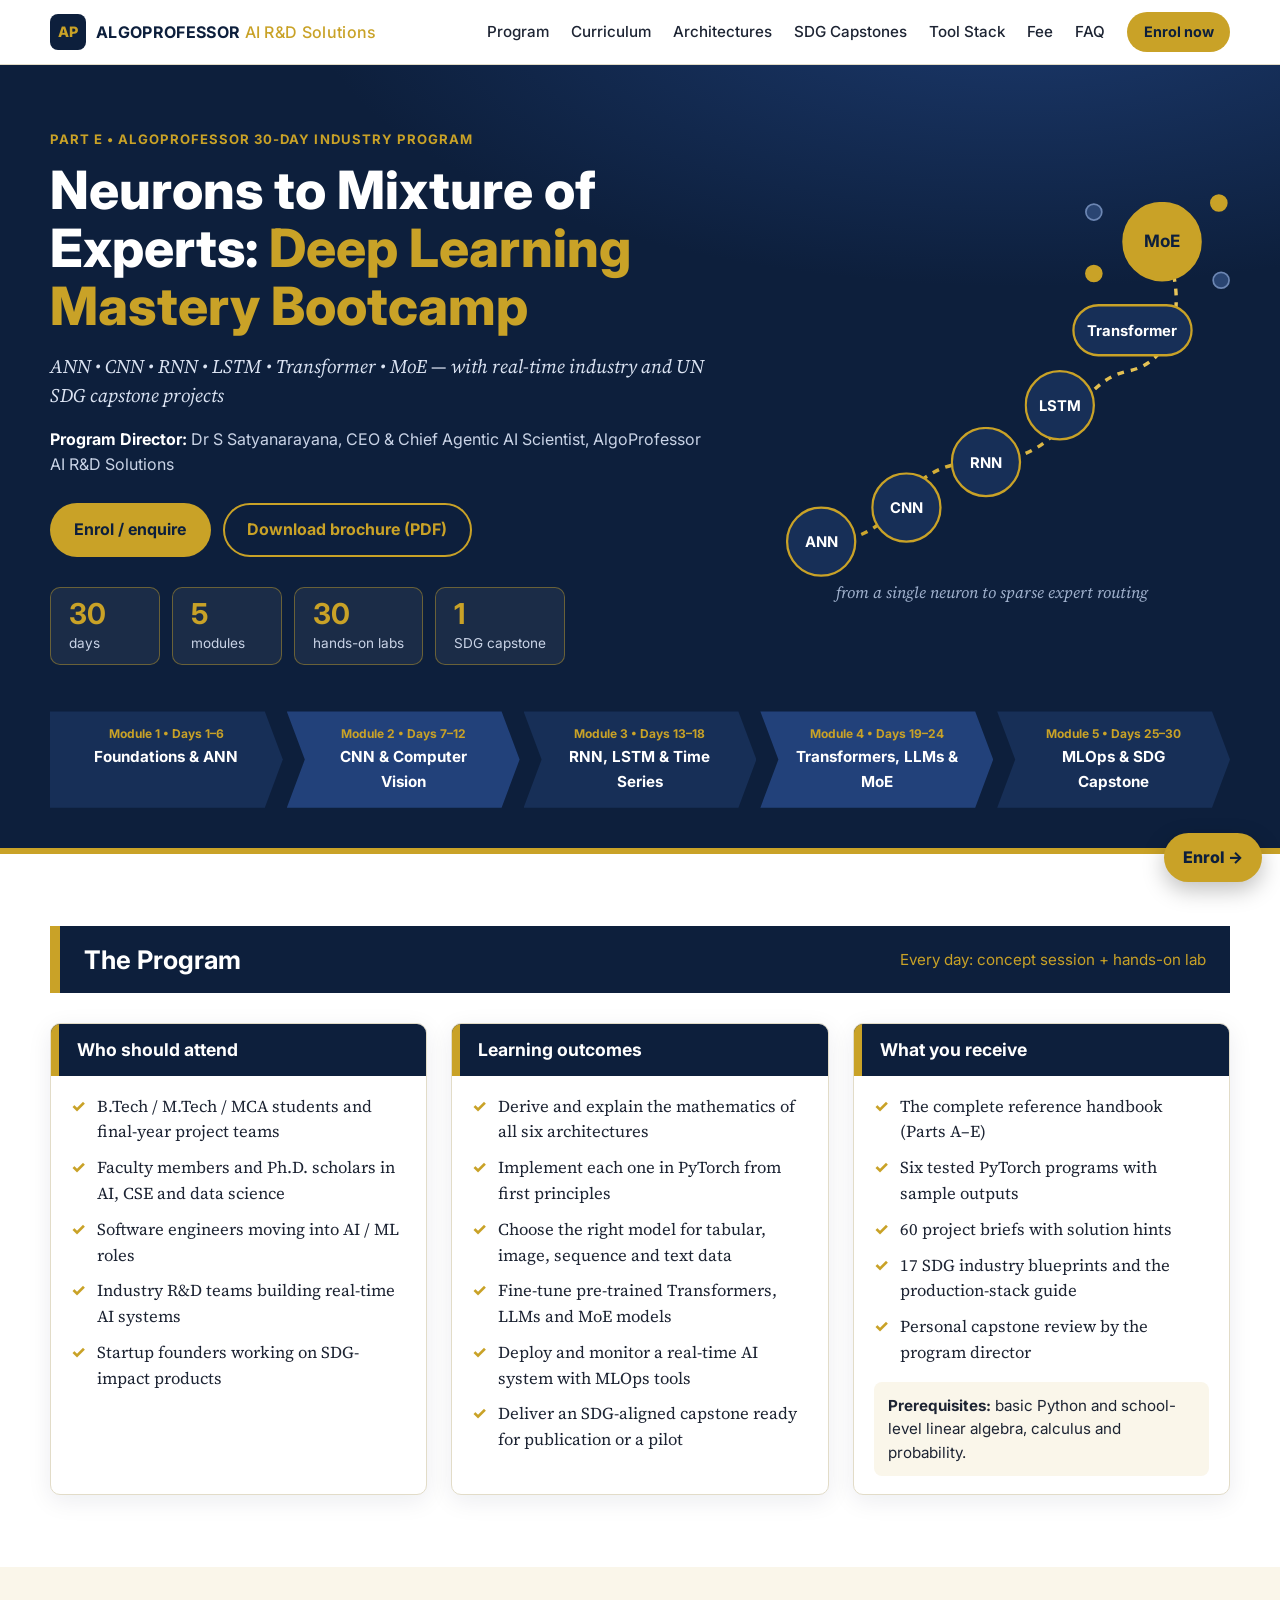
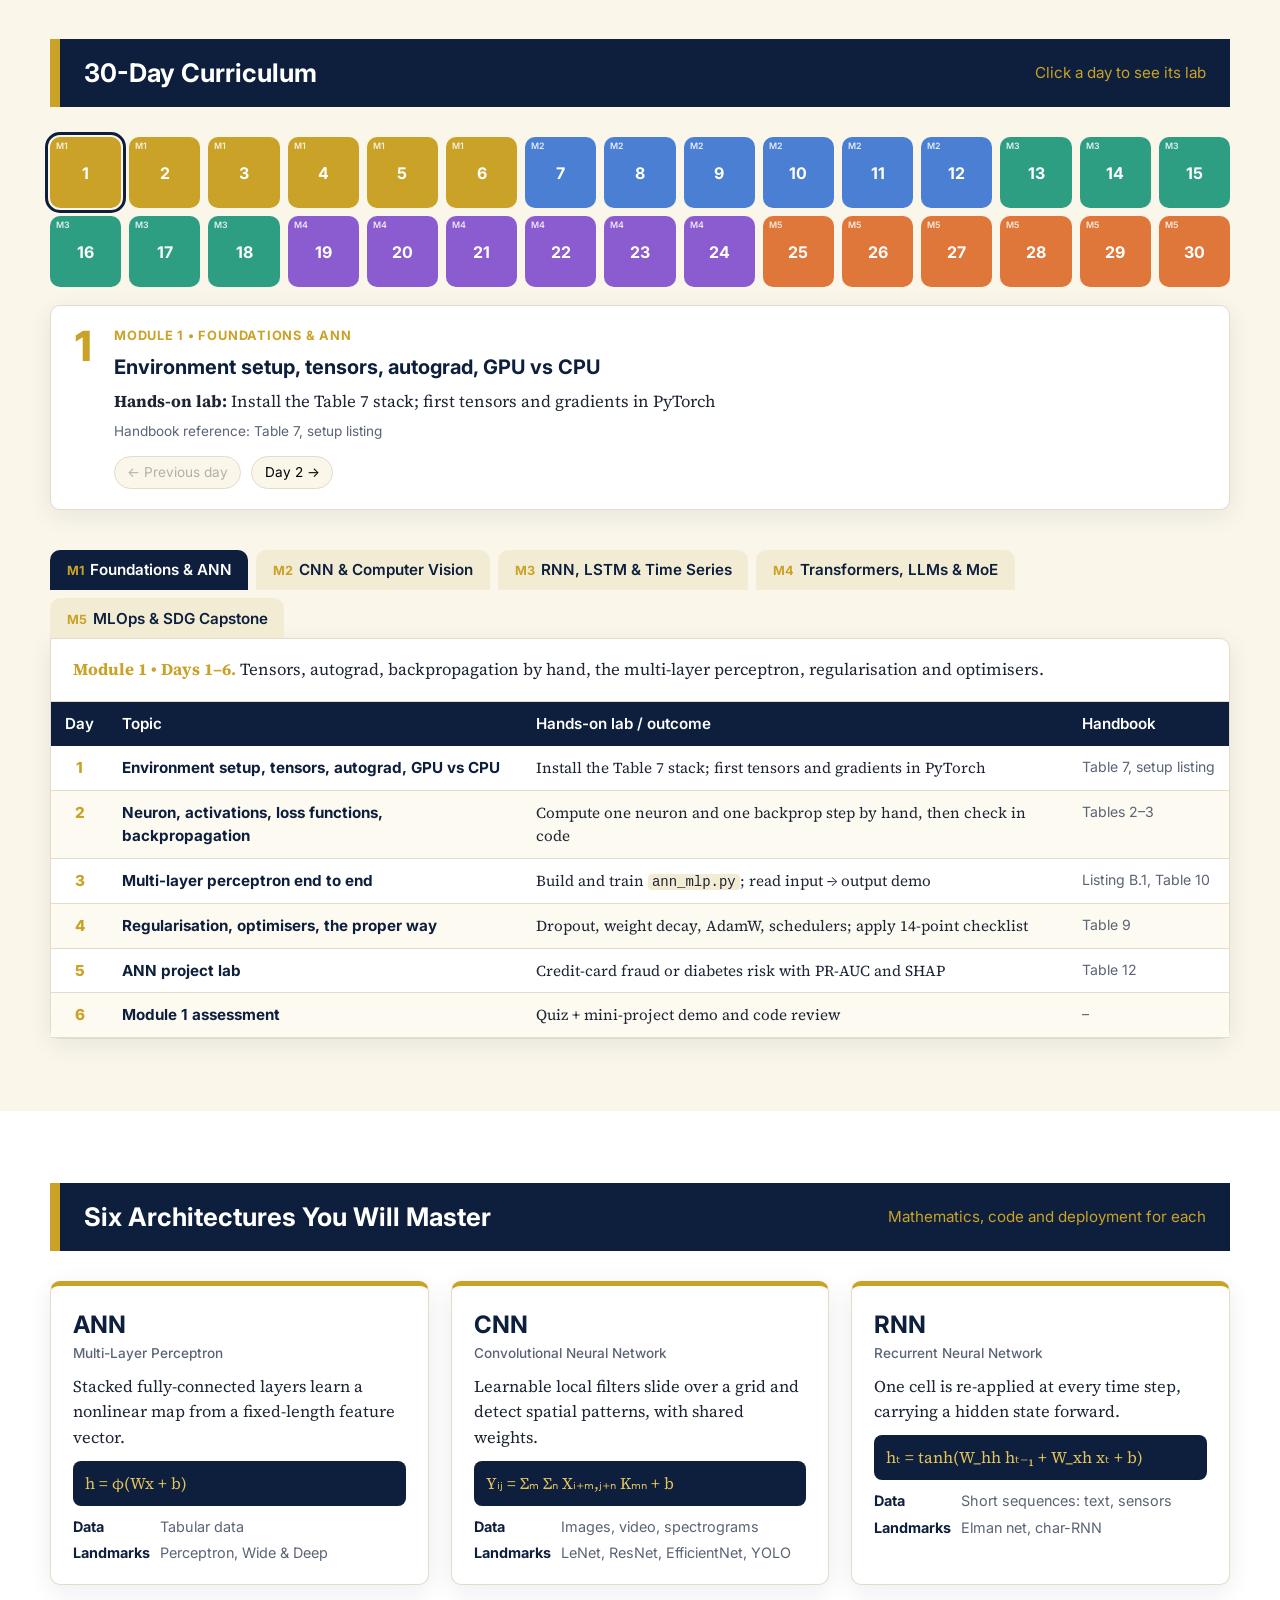
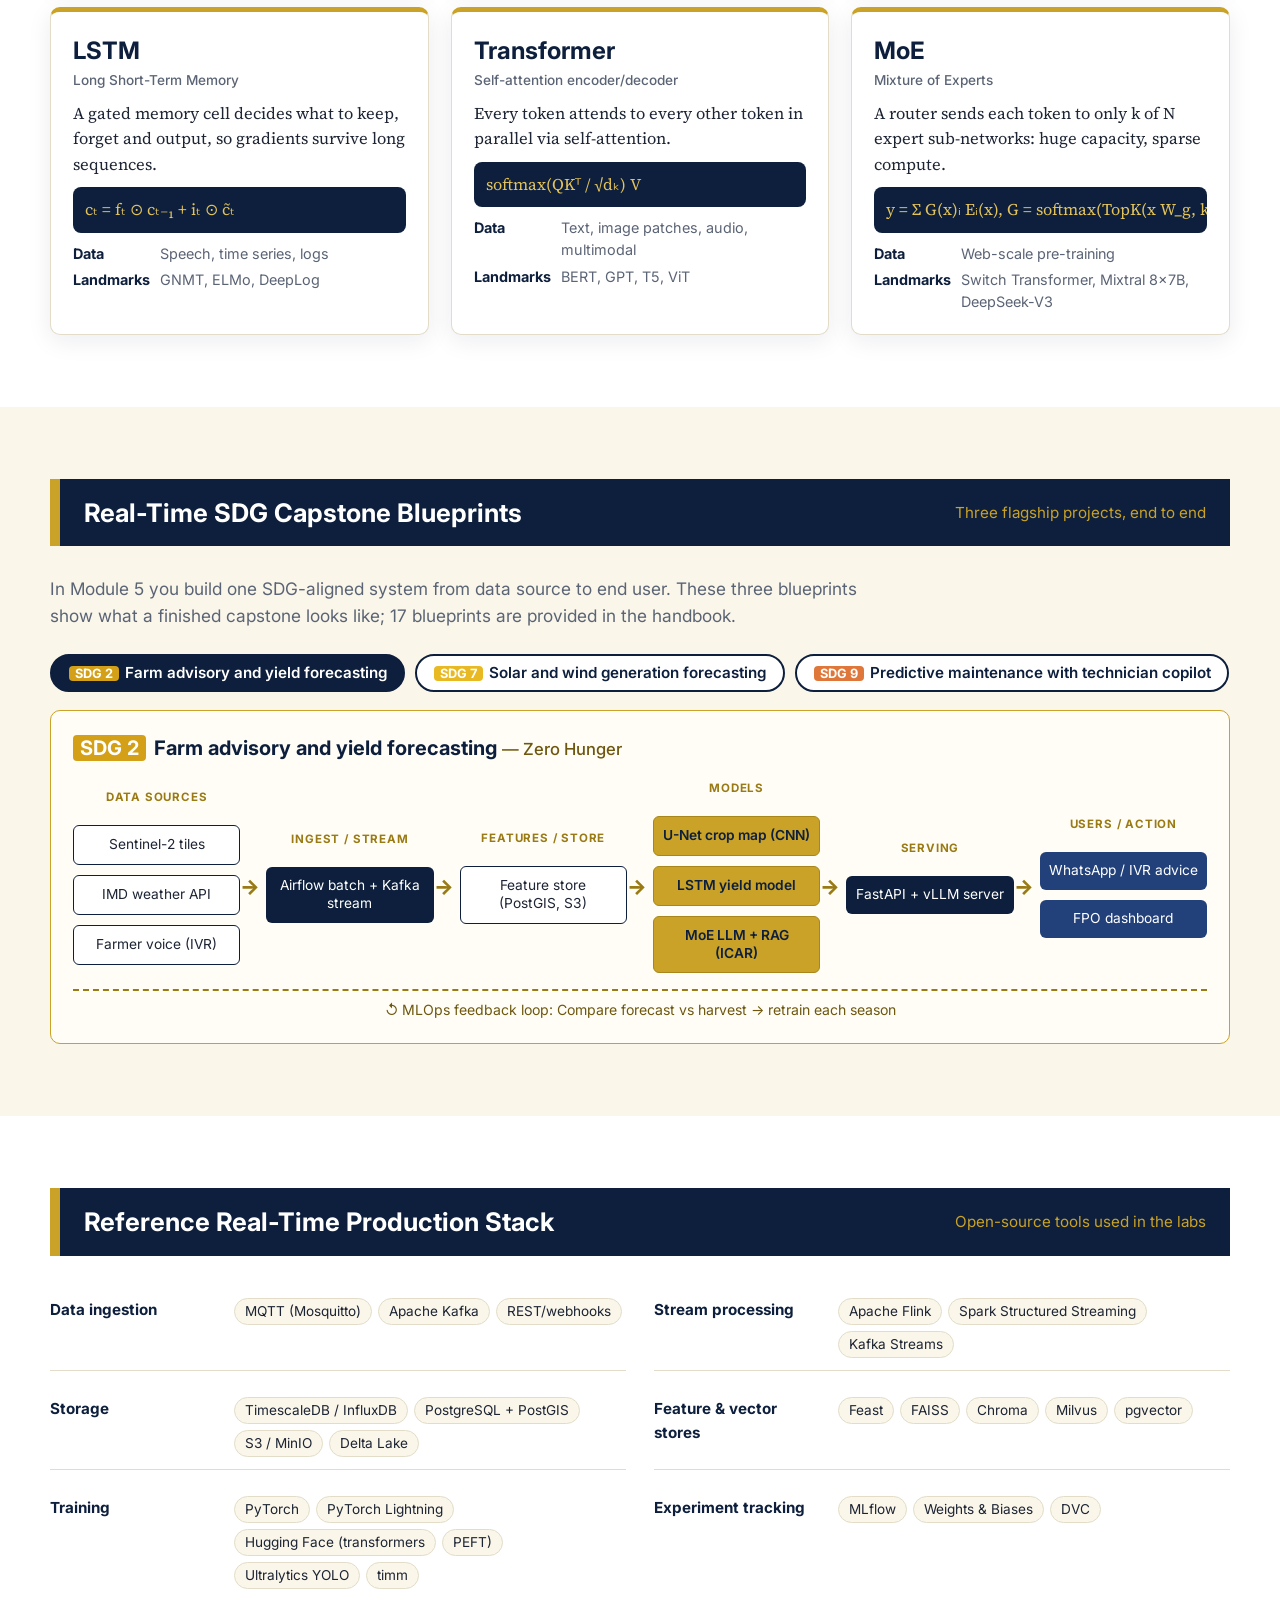
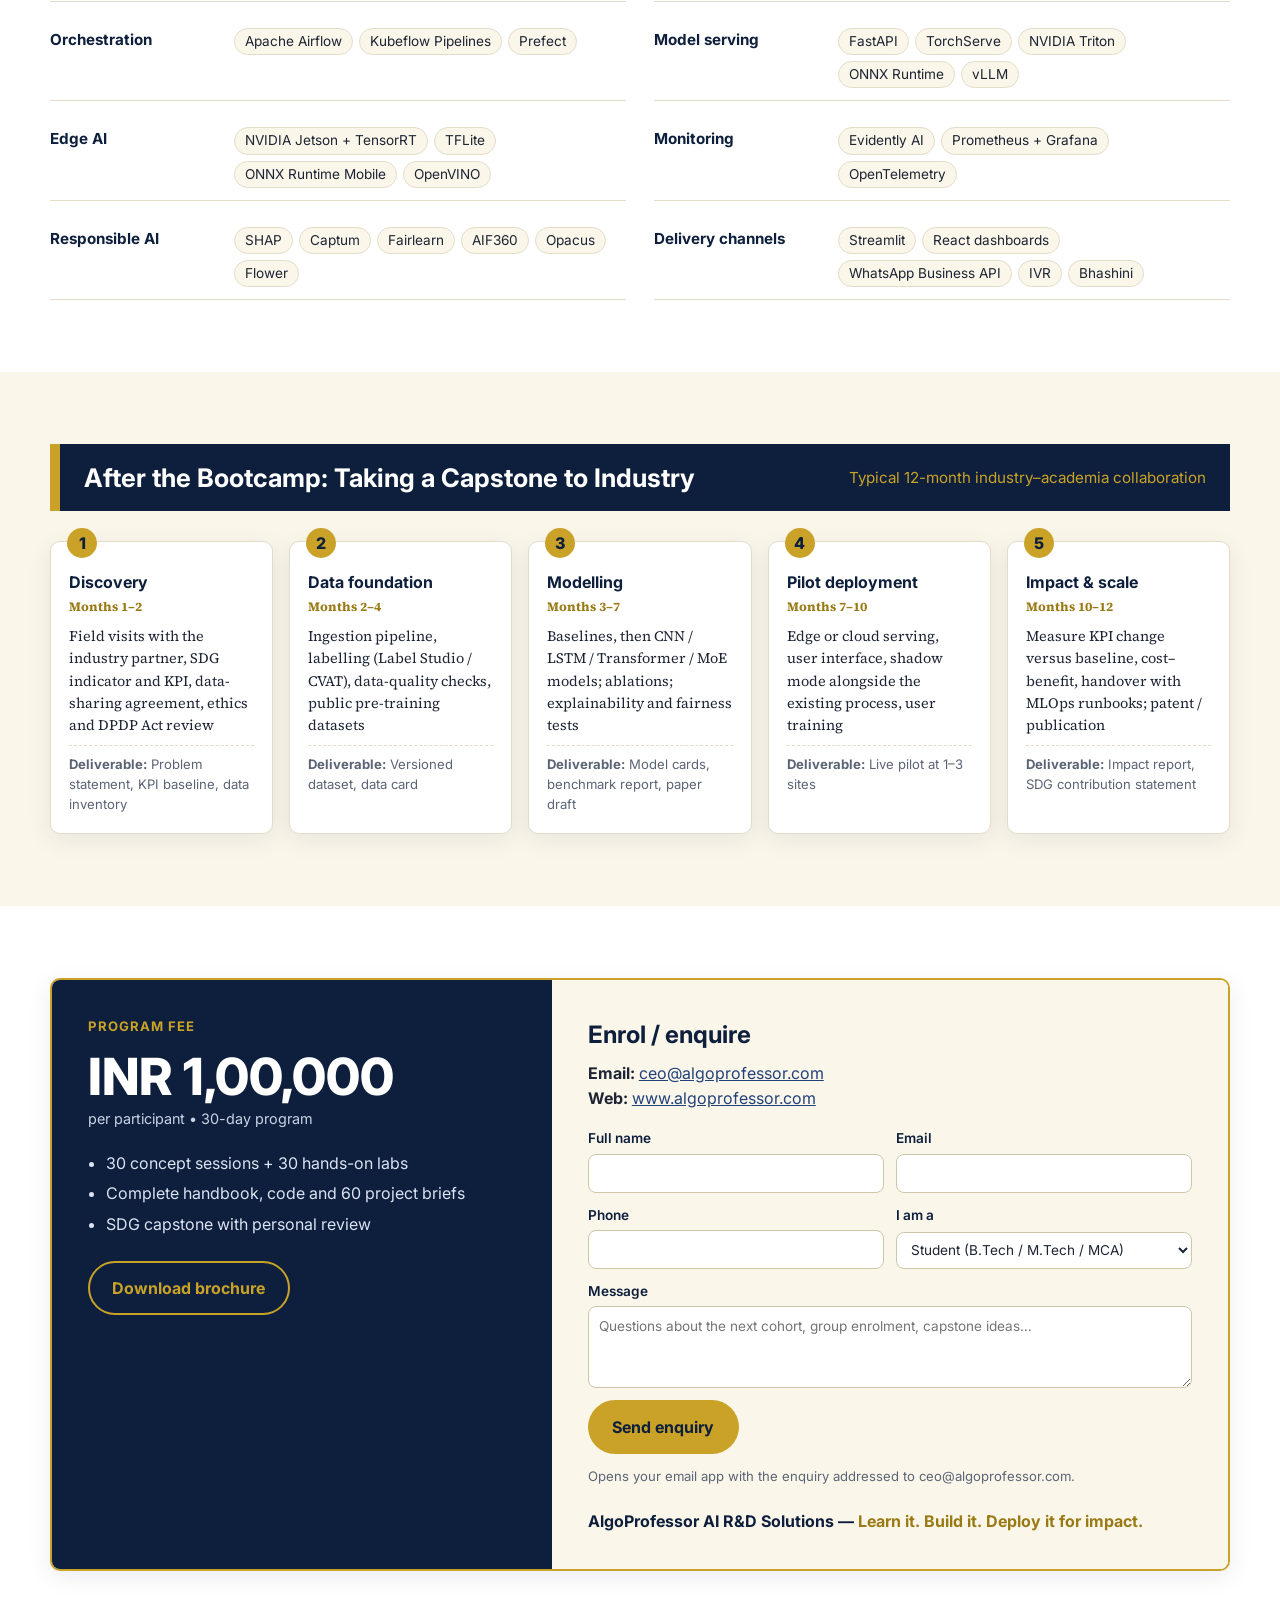
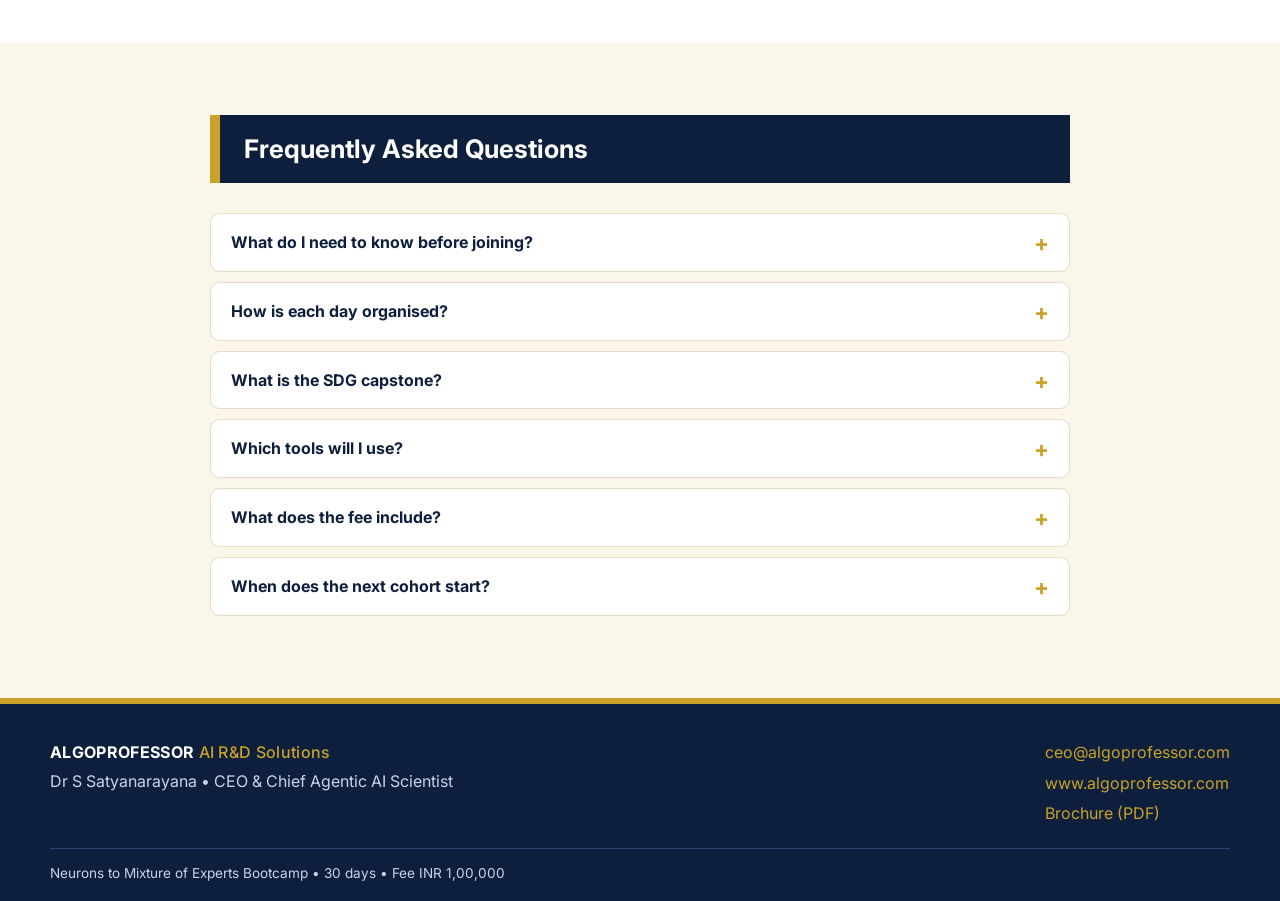
<file: course-website/index.html>
<!doctype html>
<html lang="en">
<head>
  <meta charset="utf-8">
  <meta name="viewport" content="width=device-width, initial-scale=1">
  <title>Neurons to Mixture of Experts | 30-Day Deep Learning Mastery Bootcamp | AlgoProfessor</title>
  <meta name="description" content="30-day industry program: ANN, CNN, RNN, LSTM, Transformer and Mixture of Experts, with real-time MLOps and a UN SDG capstone. AlgoProfessor AI R&D Solutions.">
  <meta property="og:title" content="Neurons to Mixture of Experts: Deep Learning Mastery Bootcamp">
  <meta property="og:description" content="30 days, 5 modules, 30 hands-on labs, 1 SDG capstone.">
  <link rel="preconnect" href="https://fonts.googleapis.com">
  <link rel="preconnect" href="https://fonts.gstatic.com" crossorigin>
  <link href="https://fonts.googleapis.com/css2?family=Inter:wght@400;500;600;700;800&family=Source+Serif+4:ital,wght@0,400;0,600;1,400&display=swap" rel="stylesheet">
  <link rel="stylesheet" href="styles.css">
  <link rel="icon" href="data:image/svg+xml,<svg xmlns='http://www.w3.org/2000/svg' viewBox='0 0 32 32'><rect width='32' height='32' rx='6' fill='%230d1f3c'/><text x='16' y='22' font-size='16' text-anchor='middle' fill='%23c9a227' font-family='Arial' font-weight='700'>AP</text></svg>">
</head>
<body>

<!-- ===================== header ===================== -->
<header class="site-header" id="top">
  <div class="wrap header-row">
    <a class="brand" href="#top" aria-label="AlgoProfessor home">
      <span class="brand-mark">AP</span>
      <span class="brand-text"><b>ALGOPROFESSOR</b> <span>AI R&amp;D Solutions</span></span>
    </a>
    <button class="nav-toggle" aria-label="Open menu" aria-expanded="false">☰</button>
    <nav class="nav" aria-label="Main">
      <a href="#program">Program</a>
      <a href="#curriculum">Curriculum</a>
      <a href="#architectures">Architectures</a>
      <a href="#capstones">SDG Capstones</a>
      <a href="#stack">Tool Stack</a>
      <a href="#fee">Fee</a>
      <a href="#faq">FAQ</a>
      <a class="btn btn-gold btn-sm" href="#enrol">Enrol now</a>
    </nav>
  </div>
</header>

<main>
<!-- ===================== hero ===================== -->
<section class="hero">
  <div class="wrap hero-grid">
    <div>
      <p class="eyebrow">Part E &bull; AlgoProfessor 30-Day Industry Program</p>
      <h1>Neurons to Mixture of Experts: <span class="gold">Deep Learning Mastery Bootcamp</span></h1>
      <p class="hero-sub">ANN &bull; CNN &bull; RNN &bull; LSTM &bull; Transformer &bull; MoE &mdash; with real-time industry and UN SDG capstone projects</p>
      <p class="director"><b>Program Director:</b> Dr S Satyanarayana, CEO &amp; Chief Agentic AI Scientist, AlgoProfessor AI R&amp;D Solutions</p>
      <div class="hero-cta">
        <a class="btn btn-gold" href="#enrol">Enrol / enquire</a>
        <a class="btn btn-ghost" href="assets/neurons-to-moe-bootcamp-brochure.pdf" download>Download brochure (PDF)</a>
      </div>
      <ul class="stats" aria-label="Program at a glance">
        <li><b>30</b><span>days</span></li>
        <li><b>5</b><span>modules</span></li>
        <li><b>30</b><span>hands-on labs</span></li>
        <li><b>1</b><span>SDG capstone</span></li>
      </ul>
    </div>
    <div class="hero-visual" aria-hidden="true">
      <svg viewBox="0 0 420 380" class="arch-svg">
        <defs>
          <linearGradient id="g1" x1="0" x2="1"><stop offset="0" stop-color="#c9a227"/><stop offset="1" stop-color="#e8c55a"/></linearGradient>
        </defs>
        <!-- journey path -->
        <path d="M60 320 C 140 320, 120 250, 200 250 S 280 180, 330 170 S 380 90, 360 60" fill="none" stroke="url(#g1)" stroke-width="3" stroke-dasharray="6 6"/>
        <g class="node"><circle cx="60" cy="320" r="30"/><text x="60" y="325">ANN</text></g>
        <g class="node"><circle cx="135" cy="290" r="30"/><text x="135" y="295">CNN</text></g>
        <g class="node"><circle cx="205" cy="250" r="30"/><text x="205" y="255">RNN</text></g>
        <g class="node"><circle cx="270" cy="200" r="30"/><text x="270" y="205">LSTM</text></g>
        <g class="node wide"><rect x="282" y="112" width="104" height="44" rx="22"/><text x="334" y="139">Transformer</text></g>
        <g class="node gold"><circle cx="360" cy="56" r="34"/><text x="360" y="61">MoE</text></g>
        <!-- moe experts -->
        <g class="experts">
          <circle cx="300" cy="30" r="7"/><circle cx="410" cy="22" r="7" class="on"/><circle cx="412" cy="90" r="7"/><circle cx="300" cy="84" r="7" class="on"/>
        </g>
        <text class="caption" x="210" y="370">from a single neuron to sparse expert routing</text>
      </svg>
    </div>
  </div>
  <!-- module chevrons, as in the brochure -->
  <div class="wrap">
    <ol class="chevrons" id="chevrons"></ol>
  </div>
</section>

<!-- ===================== program ===================== -->
<section class="section" id="program">
  <div class="wrap">
    <div class="band"><h2>The Program</h2><span>Every day: concept session + hands-on lab</span></div>
    <div class="three-col">
      <article class="card">
        <h3 class="card-head">Who should attend</h3>
        <ul class="ticks">
          <li>B.Tech / M.Tech / MCA students and final-year project teams</li>
          <li>Faculty members and Ph.D. scholars in AI, CSE and data science</li>
          <li>Software engineers moving into AI / ML roles</li>
          <li>Industry R&amp;D teams building real-time AI systems</li>
          <li>Startup founders working on SDG-impact products</li>
        </ul>
      </article>
      <article class="card">
        <h3 class="card-head">Learning outcomes</h3>
        <ul class="ticks">
          <li>Derive and explain the mathematics of all six architectures</li>
          <li>Implement each one in PyTorch from first principles</li>
          <li>Choose the right model for tabular, image, sequence and text data</li>
          <li>Fine-tune pre-trained Transformers, LLMs and MoE models</li>
          <li>Deploy and monitor a real-time AI system with MLOps tools</li>
          <li>Deliver an SDG-aligned capstone ready for publication or a pilot</li>
        </ul>
      </article>
      <article class="card">
        <h3 class="card-head">What you receive</h3>
        <ul class="ticks">
          <li>The complete reference handbook (Parts A–E)</li>
          <li>Six tested PyTorch programs with sample outputs</li>
          <li>60 project briefs with solution hints</li>
          <li>17 SDG industry blueprints and the production-stack guide</li>
          <li>Personal capstone review by the program director</li>
        </ul>
        <p class="prereq"><b>Prerequisites:</b> basic Python and school-level linear algebra, calculus and probability.</p>
      </article>
    </div>
  </div>
</section>

<!-- ===================== curriculum ===================== -->
<section class="section alt" id="curriculum">
  <div class="wrap">
    <div class="band"><h2>30-Day Curriculum</h2><span>Click a day to see its lab</span></div>
    <div class="daygrid" id="daygrid" role="list"></div>
    <div class="day-detail" id="day-detail" aria-live="polite"></div>

    <div class="tabs" role="tablist" id="module-tabs"></div>
    <div class="module-panel" id="module-panel"></div>
  </div>
</section>

<!-- ===================== architectures ===================== -->
<section class="section" id="architectures">
  <div class="wrap">
    <div class="band"><h2>Six Architectures You Will Master</h2><span>Mathematics, code and deployment for each</span></div>
    <div class="arch-grid" id="arch-grid"></div>
  </div>
</section>

<!-- ===================== capstones ===================== -->
<section class="section alt" id="capstones">
  <div class="wrap">
    <div class="band"><h2>Real-Time SDG Capstone Blueprints</h2><span>Three flagship projects, end to end</span></div>
    <p class="lead">In Module 5 you build one SDG-aligned system from data source to end user. These three blueprints show
      what a finished capstone looks like; 17 blueprints are provided in the handbook.</p>
    <div class="bp-tabs" id="bp-tabs" role="tablist"></div>
    <div class="blueprint" id="blueprint"></div>
  </div>
</section>

<!-- ===================== stack ===================== -->
<section class="section" id="stack">
  <div class="wrap">
    <div class="band"><h2>Reference Real-Time Production Stack</h2><span>Open-source tools used in the labs</span></div>
    <div class="stack" id="stack-list"></div>
  </div>
</section>

<!-- ===================== roadmap ===================== -->
<section class="section alt" id="roadmap">
  <div class="wrap">
    <div class="band"><h2>After the Bootcamp: Taking a Capstone to Industry</h2><span>Typical 12-month industry–academia collaboration</span></div>
    <ol class="roadmap" id="roadmap-list"></ol>
  </div>
</section>

<!-- ===================== fee + enrol ===================== -->
<section class="section" id="fee">
  <div class="wrap">
    <div class="fee-box" id="enrol">
      <div class="fee-left">
        <p class="eyebrow">Program fee</p>
        <p class="price">INR 1,00,000</p>
        <p class="per">per participant &bull; 30-day program</p>
        <ul class="fee-list">
          <li>30 concept sessions + 30 hands-on labs</li>
          <li>Complete handbook, code and 60 project briefs</li>
          <li>SDG capstone with personal review</li>
        </ul>
        <a class="btn btn-ghost" href="assets/neurons-to-moe-bootcamp-brochure.pdf" download>Download brochure</a>
      </div>
      <div class="fee-right">
        <h2>Enrol / enquire</h2>
        <p class="contact"><b>Email:</b> <a href="mailto:ceo@algoprofessor.com">ceo@algoprofessor.com</a><br>
          <b>Web:</b> <a href="https://www.algoprofessor.com" target="_blank" rel="noopener">www.algoprofessor.com</a></p>
        <form class="enquiry" id="enquiry" novalidate>
          <div class="row">
            <label>Full name<input name="name" required autocomplete="name"></label>
            <label>Email<input name="email" type="email" required autocomplete="email"></label>
          </div>
          <div class="row">
            <label>Phone<input name="phone" type="tel" autocomplete="tel"></label>
            <label>I am a
              <select name="role">
                <option>Student (B.Tech / M.Tech / MCA)</option>
                <option>Faculty / Ph.D. scholar</option>
                <option>Software engineer</option>
                <option>Industry R&amp;D team</option>
                <option>Startup founder</option>
                <option>Other</option>
              </select>
            </label>
          </div>
          <label>Message<textarea name="message" rows="3" placeholder="Questions about the next cohort, group enrolment, capstone ideas…"></textarea></label>
          <button class="btn btn-gold" type="submit">Send enquiry</button>
          <p class="form-note" id="form-note">Opens your email app with the enquiry addressed to ceo@algoprofessor.com.</p>
        </form>
        <p class="tagline">AlgoProfessor AI R&amp;D Solutions &mdash; <span>Learn it. Build it. Deploy it for impact.</span></p>
      </div>
    </div>
  </div>
</section>

<!-- ===================== FAQ ===================== -->
<section class="section alt" id="faq">
  <div class="wrap narrow">
    <div class="band"><h2>Frequently Asked Questions</h2><span></span></div>
    <details><summary>What do I need to know before joining?</summary>
      <p>Basic Python and school-level linear algebra, calculus and probability. Day 1 sets up the full tool stack, so no prior deep-learning experience is needed.</p></details>
    <details><summary>How is each day organised?</summary>
      <p>Every day has a concept session followed by a hands-on lab with a concrete outcome, such as training <code>cnn.py</code> on MNIST or building a RAG chatbot. Each day is linked to a table, figure or code listing in the handbook.</p></details>
    <details><summary>What is the SDG capstone?</summary>
      <p>In Days 27–30 you choose an SDG-aligned project, define a measurable KPI, build the data pipeline and baseline, train a hybrid CNN / LSTM / Transformer / MoE system, deploy it as a Streamlit app or API, and present it on demo day for expert review.</p></details>
    <details><summary>Which tools will I use?</summary>
      <p>PyTorch, Hugging Face, timm, Ultralytics YOLO, MLflow, Kafka/MQTT, FastAPI, Triton, vLLM, SHAP and Fairlearn, among others. See the <a href="#stack">production stack</a>.</p></details>
    <details><summary>What does the fee include?</summary>
      <p>The 30-day program, the complete reference handbook (Parts A–E), six tested PyTorch programs, 60 project briefs with solution hints, 17 SDG industry blueprints with the production-stack guide, and a personal capstone review by the program director.</p></details>
    <details><summary>When does the next cohort start?</summary>
      <p>Please <a href="#enrol">send an enquiry</a> or email <a href="mailto:ceo@algoprofessor.com">ceo@algoprofessor.com</a> for upcoming dates and group enrolment.</p></details>
  </div>
</section>
</main>

<footer class="site-footer">
  <div class="wrap footer-row">
    <div>
      <p class="brand-text"><b>ALGOPROFESSOR</b> <span>AI R&amp;D Solutions</span></p>
      <p>Dr S Satyanarayana &bull; CEO &amp; Chief Agentic AI Scientist</p>
    </div>
    <div class="footer-links">
      <a href="mailto:ceo@algoprofessor.com">ceo@algoprofessor.com</a>
      <a href="https://www.algoprofessor.com" target="_blank" rel="noopener">www.algoprofessor.com</a>
      <a href="assets/neurons-to-moe-bootcamp-brochure.pdf" download>Brochure (PDF)</a>
    </div>
  </div>
  <div class="wrap footer-bottom">Neurons to Mixture of Experts Bootcamp &bull; 30 days &bull; Fee INR 1,00,000</div>
</footer>

<a class="float-cta" href="#enrol">Enrol &rarr;</a>

<script src="data.js"></script>
<script src="app.js"></script>
</body>
</html>
</file>
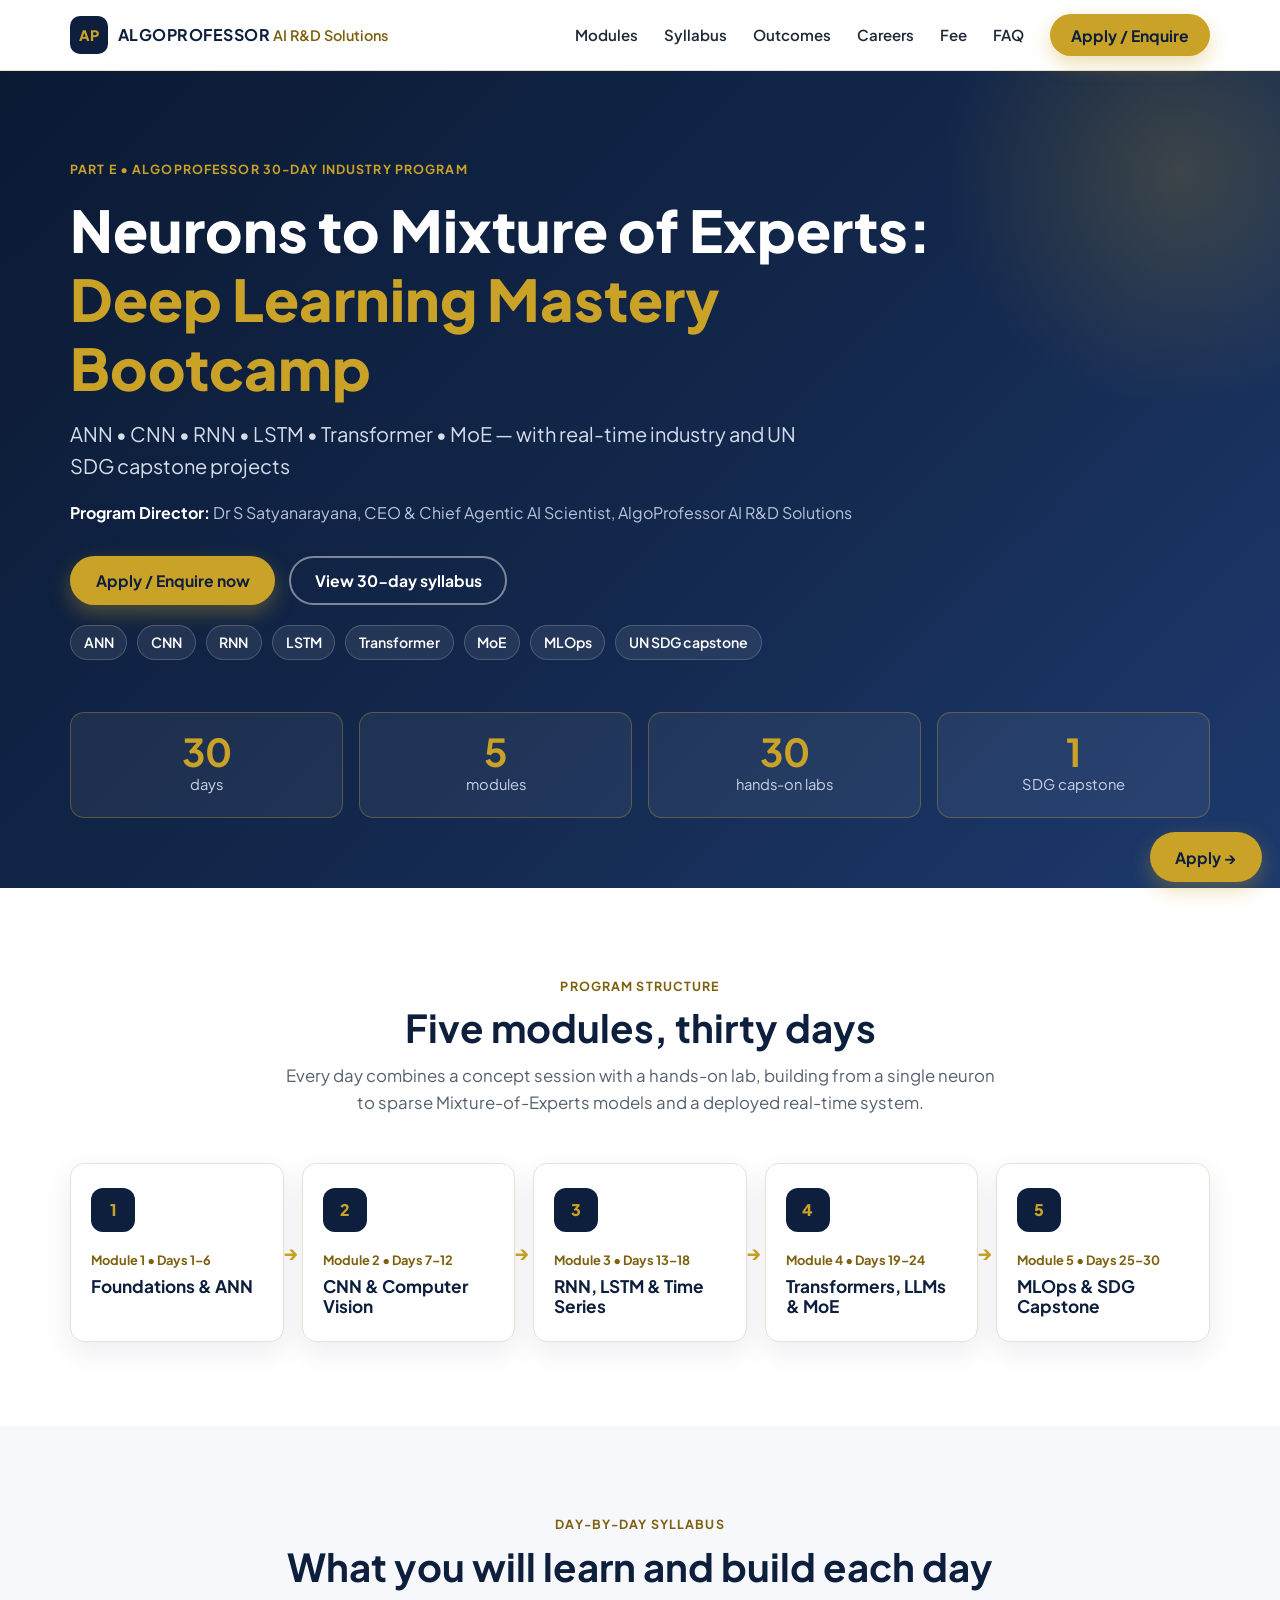
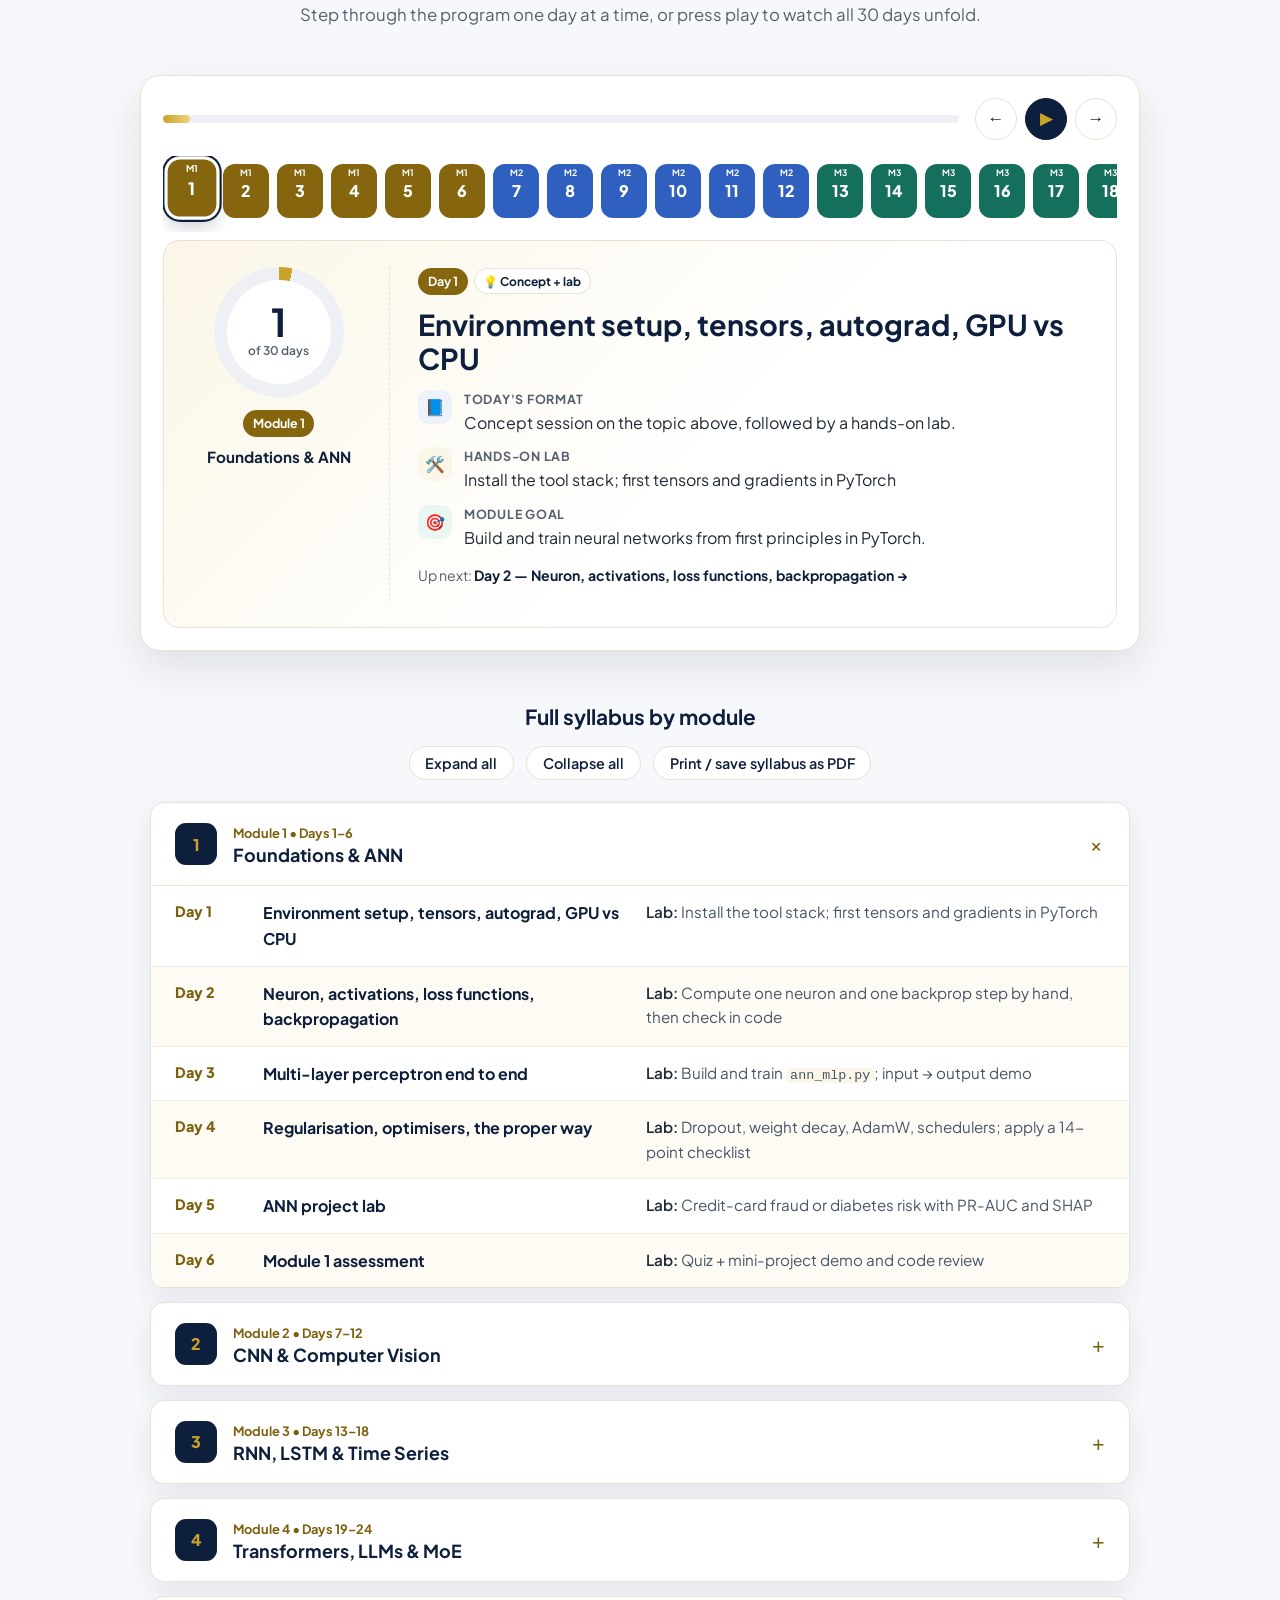
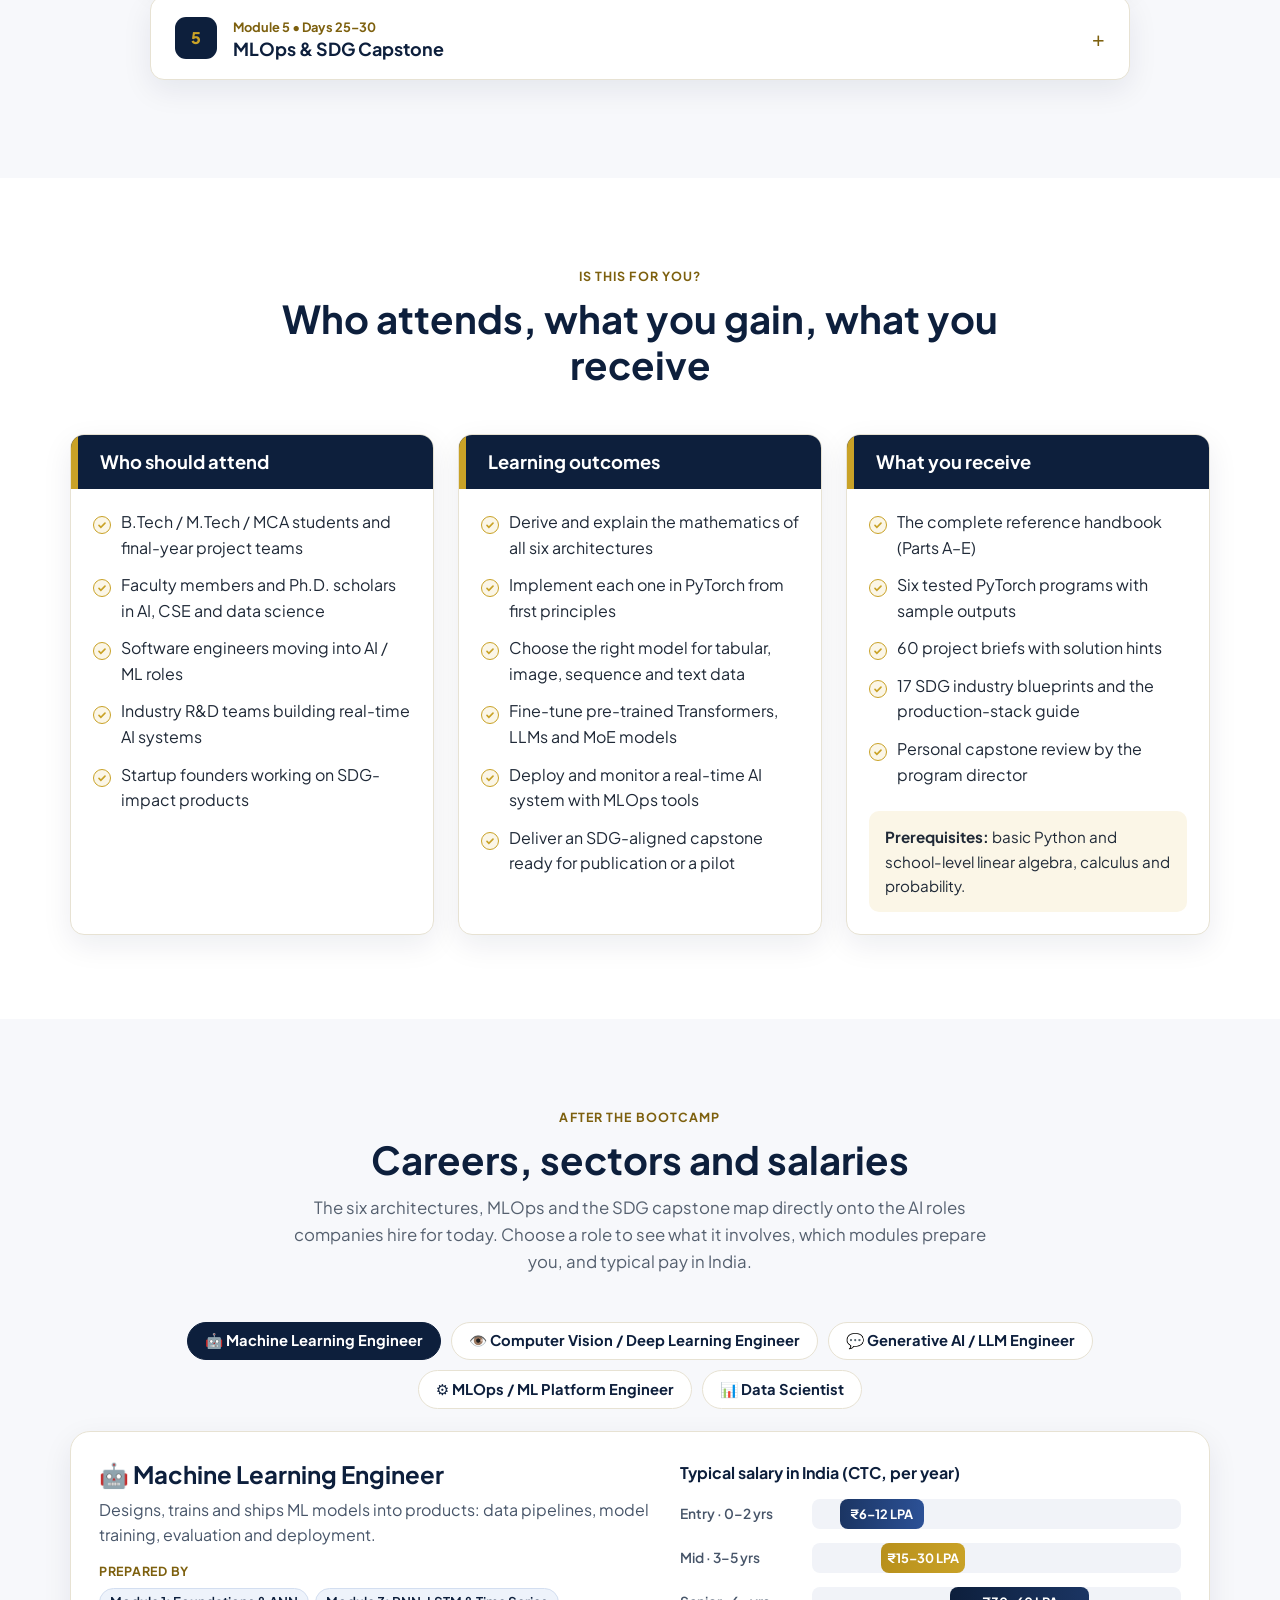
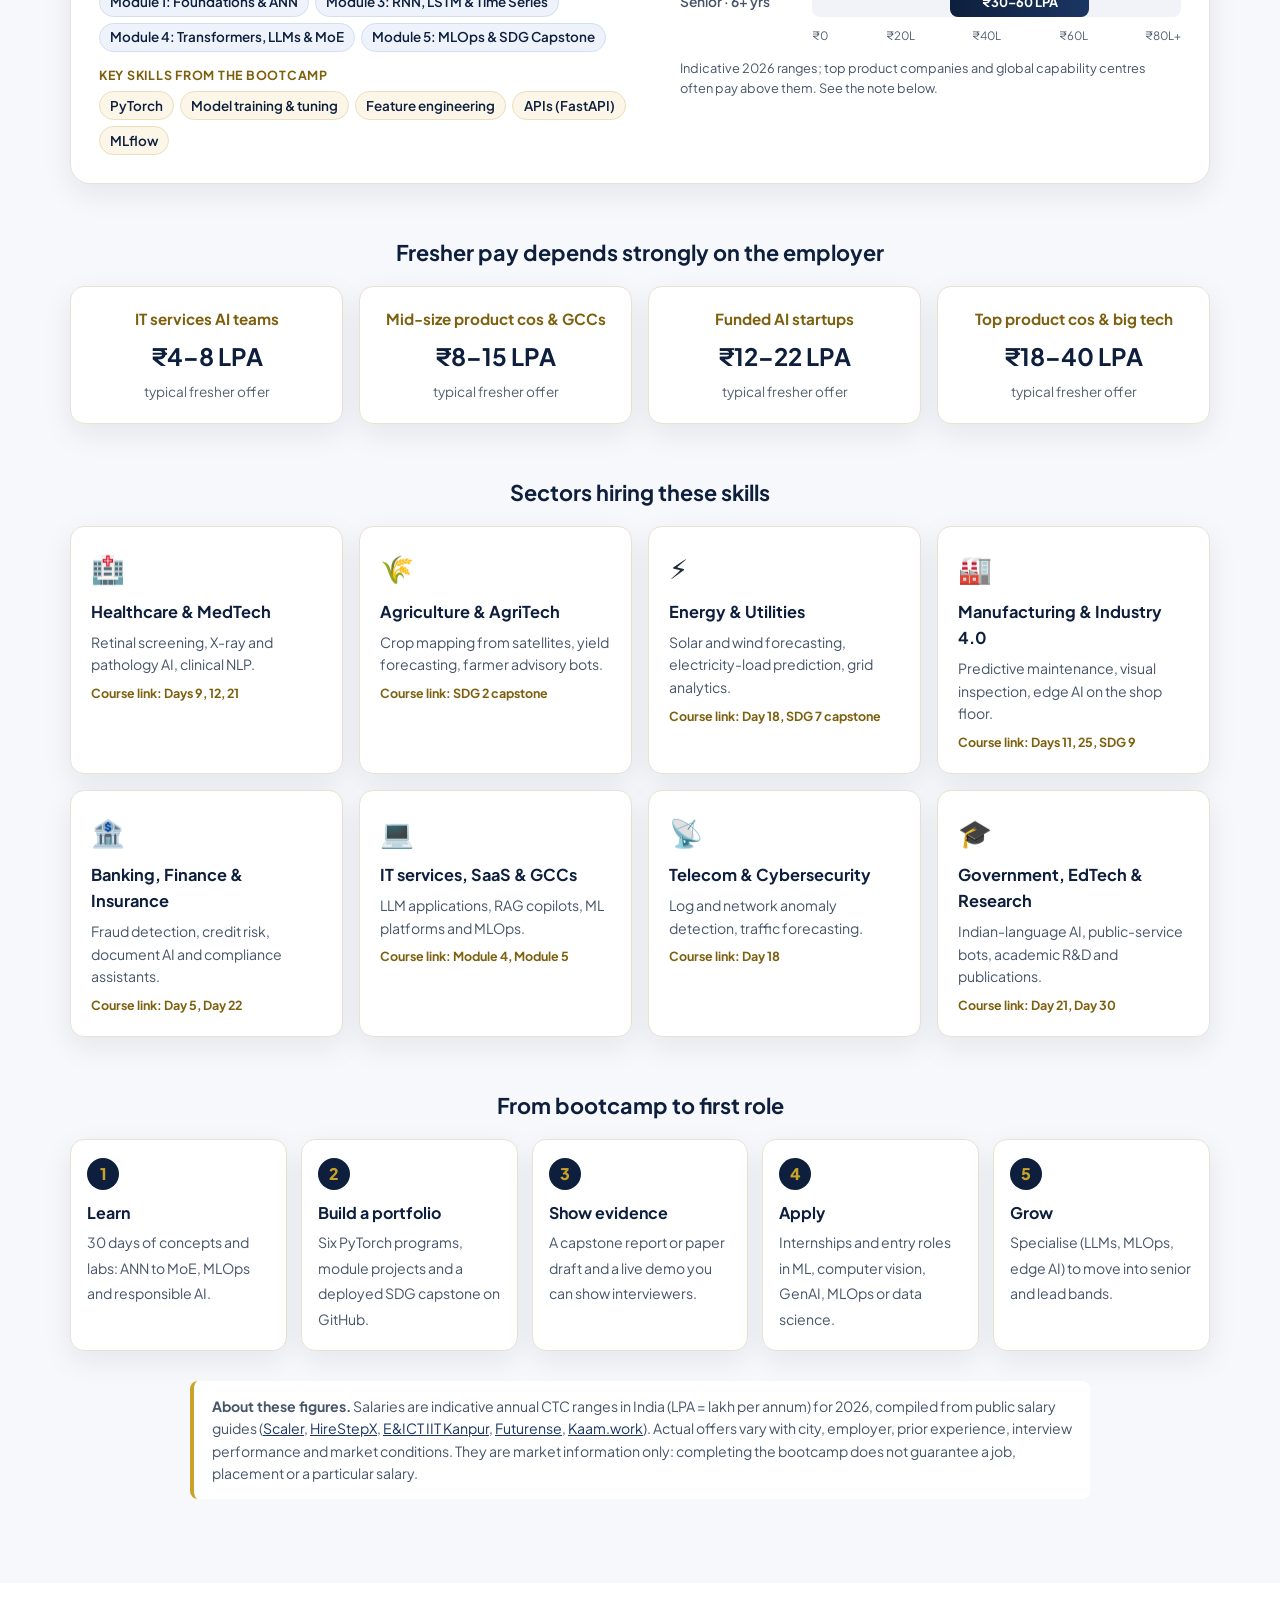
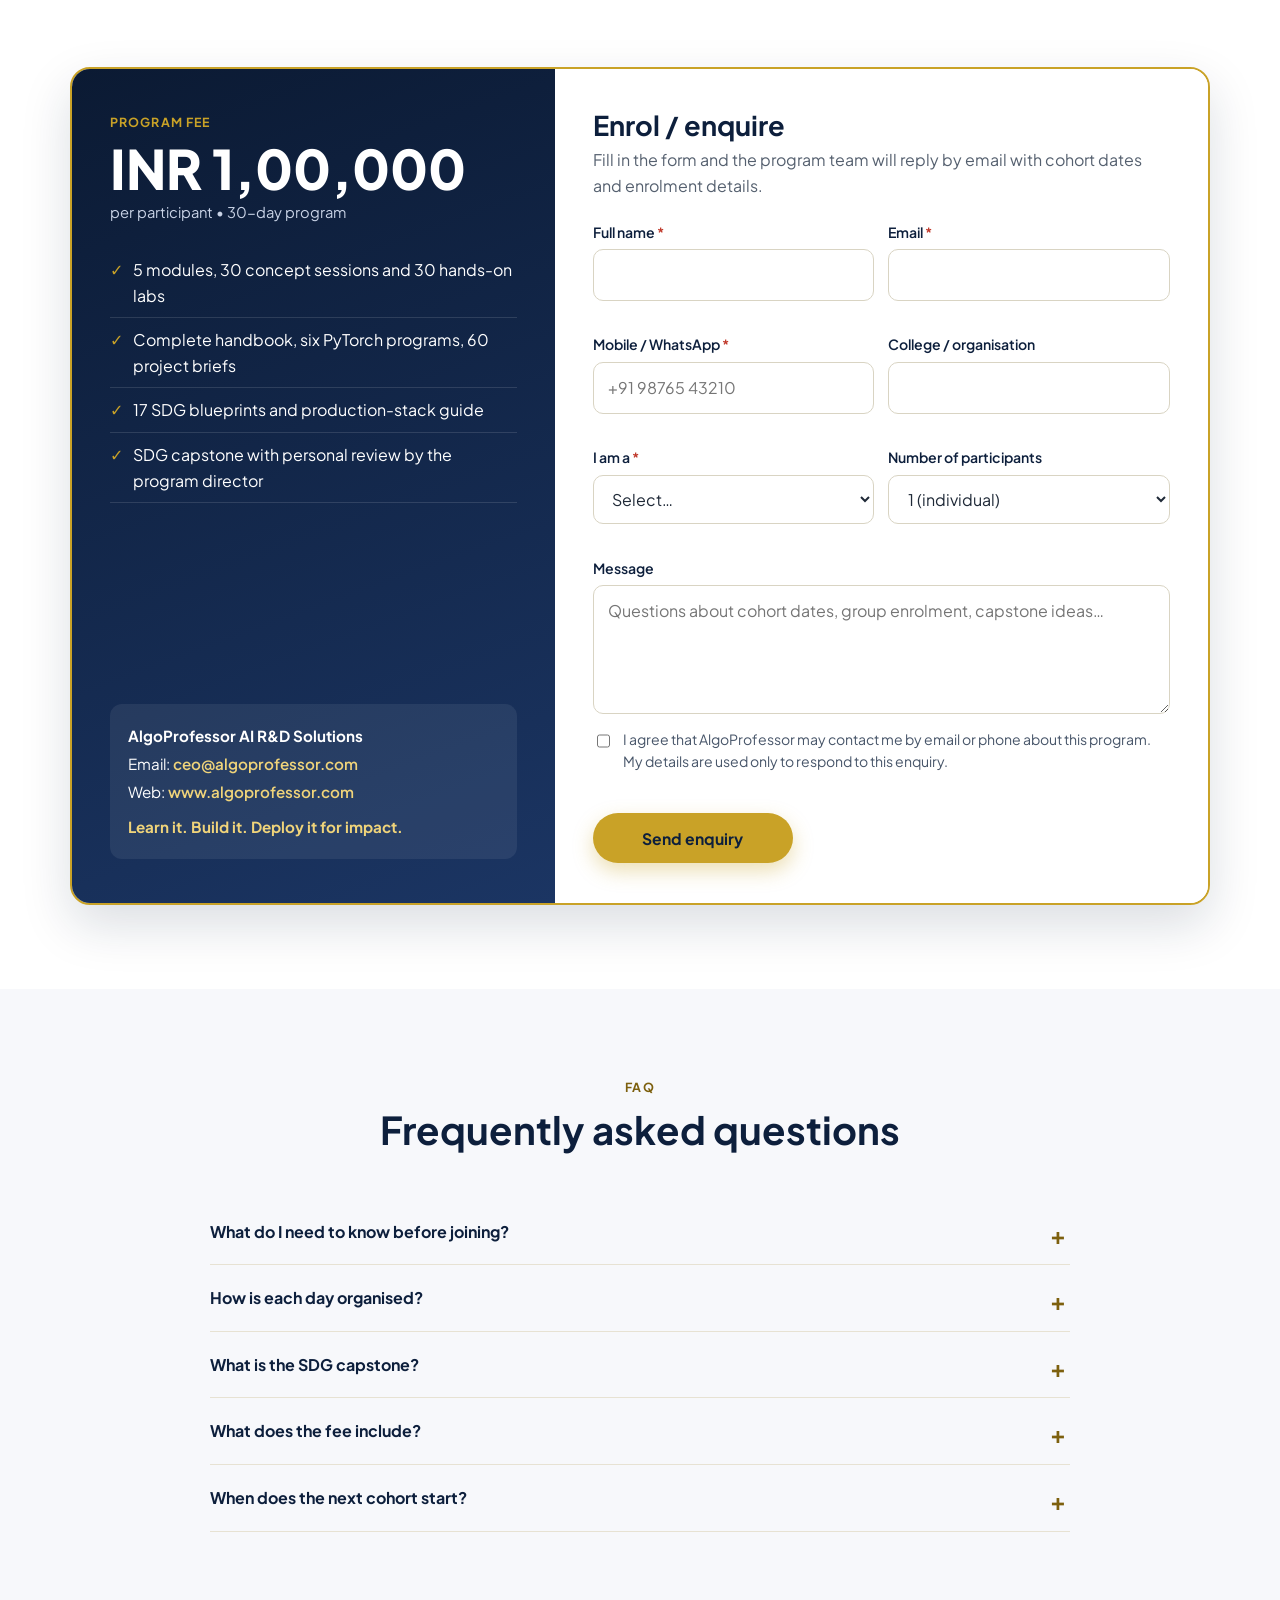
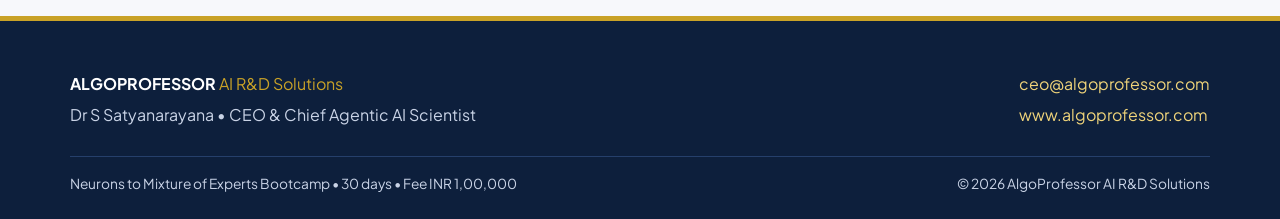
<file: course-website/bootcamp.html>
<!doctype html>
<html lang="en">
<head>
<meta charset="utf-8">
<meta name="viewport" content="width=device-width, initial-scale=1">
<title>Neurons to Mixture of Experts | 30-Day Deep Learning Mastery Bootcamp | AlgoProfessor</title>
<meta name="description" content="AlgoProfessor 30-day industry program: ANN, CNN, RNN, LSTM, Transformer and MoE with real-time industry and UN SDG capstone projects. 5 modules, 30 hands-on labs.">
<meta property="og:title" content="Neurons to Mixture of Experts: Deep Learning Mastery Bootcamp">
<meta property="og:description" content="30 days • 5 modules • 30 hands-on labs • 1 SDG capstone. Program Director: Dr S Satyanarayana.">
<link rel="icon" href="data:image/svg+xml,<svg xmlns='http://www.w3.org/2000/svg' viewBox='0 0 32 32'><rect width='32' height='32' rx='7' fill='%230d1f3c'/><text x='16' y='21.5' font-size='14' text-anchor='middle' fill='%23c9a227' font-family='Arial' font-weight='700'>AP</text></svg>">
<script>document.documentElement.classList.add('js')</script>
<link rel="preconnect" href="https://fonts.googleapis.com">
<link rel="preconnect" href="https://fonts.gstatic.com" crossorigin>
<link rel="preload" as="style" href="https://fonts.googleapis.com/css2?family=Plus+Jakarta+Sans:wght@400;500;600;700;800&display=swap">
<link rel="stylesheet" href="https://fonts.googleapis.com/css2?family=Plus+Jakarta+Sans:wght@400;500;600;700;800&display=swap" media="print" onload="this.media='all'">
<noscript><link rel="stylesheet" href="https://fonts.googleapis.com/css2?family=Plus+Jakarta+Sans:wght@400;500;600;700;800&display=swap"></noscript>
<style>
:root{
  --navy:#0d1f3c; --navy2:#1b3563; --gold:#c9a227; --gold2:#f0d47a; --goldtext:#7d600e; --goldbg:#fbf6e7;
  --ink:#1f2937; --muted:#55606f; --line:#e7e2d3; --bg:#ffffff; --soft:#f7f8fb;
  --r:14px; --shadow:0 10px 30px rgba(13,31,60,.08);
  --font:'Plus Jakarta Sans',system-ui,-apple-system,'Segoe UI',Roboto,Arial,sans-serif;
}
*{box-sizing:border-box}
html{scroll-behavior:smooth;scroll-padding-top:80px}
html,body{overflow-x:clip}
body{margin:0;font-family:var(--font);color:var(--ink);background:var(--bg);line-height:1.6;font-size:16px}
a{color:var(--navy2)}
.wrap{width:min(1140px,100% - 32px);margin-inline:auto}
.btn{display:inline-flex;align-items:center;gap:8px;padding:.85em 1.5em;border-radius:999px;font:700 .98rem var(--font);
  text-decoration:none;border:2px solid transparent;cursor:pointer;transition:transform .15s,background .15s,box-shadow .15s}
.btn:hover{transform:translateY(-2px)}
.btn-gold{background:var(--gold);color:var(--navy);box-shadow:0 8px 20px rgba(201,162,39,.35)}
.btn-gold:hover{background:var(--gold2)}
.btn-line{border-color:rgba(255,255,255,.45);color:#fff}
.btn-line:hover{border-color:var(--gold);color:var(--gold)}
.btn-navy{background:var(--navy);color:#fff}
.tag{display:inline-block;font-size:.78rem;font-weight:700;letter-spacing:.09em;text-transform:uppercase;color:var(--goldtext)}
.hero .tag,.fee .tag{color:var(--gold)}
h1,h2,h3{line-height:1.2;margin:0}
.sec{padding:84px 0}
.sec.soft{background:var(--soft)}
.sec-head{text-align:center;max-width:720px;margin:0 auto 46px}
.sec-head h2{font-size:clamp(1.7rem,3.2vw,2.4rem);color:var(--navy);margin:8px 0 12px}
.sec-head p{color:var(--muted);margin:0;font-size:1.05rem}

/* header */
header{position:sticky;top:0;z-index:50;background:rgba(255,255,255,.92);backdrop-filter:blur(10px);border-bottom:1px solid var(--line)}
.hrow{display:flex;align-items:center;justify-content:space-between;height:70px}
.logo{display:flex;align-items:center;gap:10px;text-decoration:none}
.logo i{display:grid;place-items:center;width:38px;height:38px;border-radius:10px;background:var(--navy);color:var(--gold);font:800 .9rem var(--font);font-style:normal}
.logo b{color:var(--navy);letter-spacing:.03em}
.logo span{color:var(--goldtext);font-weight:600;font-size:.9rem}
nav{display:flex;align-items:center;gap:26px}
nav a{text-decoration:none;color:var(--ink);font-weight:600;font-size:.94rem}
nav a:hover{color:var(--goldtext)}
nav .btn{padding:.6em 1.2em;color:var(--navy)}
.burger{display:none;background:none;border:0;font-size:1.7rem;color:var(--navy);cursor:pointer}

/* hero */
.hero{background:linear-gradient(135deg,#0b1a33 0%,#13284d 55%,#1d3a6e 100%);color:#fff;position:relative;overflow:hidden;padding:84px 0 70px}
.hero::after{content:"";position:absolute;right:-160px;top:-160px;width:520px;height:520px;border-radius:50%;
  background:radial-gradient(circle,rgba(201,162,39,.22),transparent 65%)}
.hero .wrap{position:relative;z-index:1}
.hero h1{font-size:clamp(2.1rem,5vw,3.6rem);font-weight:800;margin:14px 0 16px;max-width:900px}
.hero h1 em{font-style:normal;color:var(--gold)}
.hero .sub{font-size:clamp(1.05rem,2vw,1.25rem);color:#d5ddec;max-width:760px;margin:0 0 18px}
.hero .dir{color:#b8c4da;margin:0 0 30px}
.hero .dir b{color:#fff}
.cta{display:flex;flex-wrap:wrap;gap:14px}
.pills{display:flex;flex-wrap:wrap;gap:10px;margin-top:20px}
.pills span{background:rgba(255,255,255,.08);border:1px solid rgba(255,255,255,.18);padding:.35em .9em;border-radius:999px;font-size:.88rem;font-weight:600}
.stats{display:grid;grid-template-columns:repeat(4,1fr);gap:16px;margin-top:52px}
.stat{background:rgba(255,255,255,.06);border:1px solid rgba(201,162,39,.35);border-radius:var(--r);padding:20px;text-align:center}
.stat b{display:block;font-size:2.4rem;color:var(--gold);line-height:1}
.stat span{color:#c9d3e6;font-size:.92rem}

/* modules */
.modules{display:grid;grid-template-columns:repeat(5,1fr);gap:18px;counter-reset:m}
.mod{background:#fff;border:1px solid var(--line);border-radius:var(--r);padding:24px 20px;box-shadow:var(--shadow);position:relative;
  transition:transform .2s,box-shadow .2s;cursor:pointer}
.mod:hover{transform:translateY(-4px);box-shadow:0 16px 36px rgba(13,31,60,.12)}
.mod .num{width:44px;height:44px;border-radius:12px;display:grid;place-items:center;background:var(--navy);color:var(--gold);font-weight:800;margin-bottom:14px}
.mod small{color:var(--goldtext);font-weight:700;font-size:.8rem}
.mod h3{font-size:1.08rem;color:var(--navy);margin:4px 0 0}
.mod:not(:last-child)::after{content:"→";position:absolute;right:-15px;top:50%;transform:translateY(-50%);color:var(--gold);font-weight:800;font-size:1.2rem}

/* syllabus */
.acc{max-width:980px;margin:0 auto}
.acc details{background:#fff;border:1px solid var(--line);border-radius:var(--r);margin-bottom:14px;box-shadow:var(--shadow);overflow:hidden}
.acc summary{list-style:none;cursor:pointer;padding:20px 24px;display:flex;align-items:center;gap:16px}
.acc summary::-webkit-details-marker{display:none}
.acc summary .num{flex:none;width:42px;height:42px;border-radius:11px;background:var(--navy);color:var(--gold);display:grid;place-items:center;font-weight:800}
.acc summary h3{font-size:1.12rem;color:var(--navy)}
.acc summary small{display:block;color:var(--goldtext);font-weight:700;font-size:.8rem}
.acc summary .chev{margin-left:auto;font-size:1.3rem;color:var(--goldtext);transition:transform .2s}
.acc details[open] .chev{transform:rotate(45deg)}
.days{border-top:1px solid var(--line)}
.day{display:grid;grid-template-columns:72px 1fr 1.25fr;gap:16px;padding:14px 24px;border-bottom:1px solid #f1ede1;align-items:start}
.day:last-child{border-bottom:0}
.day:nth-child(even){background:#fdfbf4}
.day .d{font-weight:800;color:var(--goldtext);font-size:.9rem}
.day .t{font-weight:700;color:var(--navy)}
.day .l{color:#475569;font-size:.95rem}
.day .l b{color:var(--ink);font-weight:600}
.acc-tools{display:flex;justify-content:center;gap:12px;margin-bottom:22px;flex-wrap:wrap}
.acc-tools button{border:1px solid var(--line);background:#fff;border-radius:999px;padding:.5em 1.1em;font:600 .9rem var(--font);color:var(--navy);cursor:pointer}
.acc-tools button:hover{border-color:var(--gold)}
code{background:var(--goldbg);border-radius:5px;padding:0 .3em;font-size:.88em}

/* day explorer */
.explorer{overflow:hidden;background:#fff;border:1px solid var(--line);border-radius:20px;box-shadow:0 18px 44px rgba(13,31,60,.10);padding:22px;margin:0 auto 54px;max-width:1000px;outline:none}
.explorer:focus-visible{box-shadow:0 0 0 4px rgba(201,162,39,.35)}
.ex-top{display:flex;align-items:center;gap:16px;margin-bottom:16px}
.ex-progress{flex:1;height:8px;background:#eef0f5;border-radius:99px;overflow:hidden}
.ex-bar{height:100%;width:3.33%;background:linear-gradient(90deg,var(--gold),var(--gold2));border-radius:99px;transition:width .5s}
.ex-ctrl{display:flex;gap:8px}
.ex-btn{width:42px;height:42px;border-radius:50%;border:1.5px solid var(--line);background:#fff;color:var(--navy);font-size:1.05rem;cursor:pointer;display:grid;place-items:center;transition:background .15s,border-color .15s}
.ex-btn:hover{border-color:var(--gold)}
.ex-btn.play{background:var(--navy);color:var(--gold);border-color:var(--navy)}
.ex-strip{display:flex;gap:8px;overflow-x:auto;padding:8px 6px 14px;scroll-snap-type:x mandatory;scrollbar-width:thin}
.ex-day{flex:none;scroll-snap-align:center;width:46px;height:54px;border-radius:12px;border:0;cursor:pointer;color:#fff;font:800 1rem var(--font);display:grid;place-items:center;position:relative;transition:transform .2s,box-shadow .2s}
.ex-day small{position:absolute;top:3px;font-size:.55rem;font-weight:700}
.ex-day:hover{transform:translateY(-2px)}
.ex-day.on{transform:translateY(-3px) scale(1.06);box-shadow:0 0 0 3px #fff,0 0 0 5px var(--navy),0 8px 18px rgba(13,31,60,.25)}
.ex-day.done{filter:none}
.ex-card{display:grid;grid-template-columns:200px 1fr;gap:28px;margin-top:8px;padding:26px;border-radius:16px;background:linear-gradient(135deg,#fbf6e7 0%,#ffffff 60%);border:1px solid var(--line);min-height:250px}
.ex-card.anim{animation:exIn .45s ease both}
@keyframes exIn{from{opacity:0;transform:translateX(24px)}to{opacity:1;transform:none}}
.ex-left{text-align:center;border-right:1px dashed var(--line);padding-right:22px}
.ex-ring{--p:0;width:130px;height:130px;margin:0 auto 12px;border-radius:50%;display:grid;place-items:center;
  background:conic-gradient(var(--gold) calc(var(--p)*1%),#eef0f5 0)}
.ex-ring div{width:104px;height:104px;border-radius:50%;background:#fff;display:grid;place-items:center;align-content:center}
.ex-ring b{font-size:2.4rem;color:var(--navy);line-height:1}
.ex-ring span{font-size:.75rem;color:var(--muted);font-weight:600}
.ex-mod{display:inline-block;color:#fff;border-radius:999px;padding:.25em .8em;font-size:.78rem;font-weight:700}
.ex-type{display:inline-block;margin-left:6px;border:1px solid var(--line);border-radius:999px;padding:.2em .7em;font-size:.75rem;font-weight:700;color:var(--navy);background:#fff}
.ex-right h3{font-size:clamp(1.3rem,2.6vw,1.8rem);color:var(--navy);margin:12px 0 14px}
.ex-block{display:flex;gap:12px;margin-bottom:12px;align-items:flex-start}
.ex-block i{flex:none;width:34px;height:34px;border-radius:10px;display:grid;place-items:center;font-style:normal;font-size:1rem}
.ex-block p{margin:0}
.ex-block p b{display:block;font-size:.78rem;color:var(--muted);text-transform:uppercase;letter-spacing:.06em}
.ex-next{margin-top:14px;font-size:.88rem;color:var(--muted)}
.ex-next a{font-weight:700;color:var(--navy);text-decoration:none;cursor:pointer}
.full-title{text-align:center;color:var(--navy);font-size:1.3rem;margin:0 0 16px}

/* careers */
.roles{display:flex;flex-wrap:wrap;justify-content:center;gap:10px;margin-bottom:22px}
.role{border:1.5px solid var(--line);background:#fff;border-radius:999px;padding:.6em 1.15em;font:700 .92rem var(--font);color:var(--navy);cursor:pointer;transition:all .15s}
.role:hover{border-color:var(--gold)}
.role[aria-selected="true"]{background:var(--navy);color:#fff;border-color:var(--navy)}
.role-card{background:#fff;border:1px solid var(--line);border-radius:20px;box-shadow:var(--shadow);padding:28px;display:grid;grid-template-columns:1.1fr 1fr;gap:30px;margin-bottom:56px}
.role-card.anim{animation:exIn .4s ease both}
.role-card h3{color:var(--navy);font-size:1.5rem;margin-bottom:8px}
.role-card p{margin:0 0 14px;color:#475569}
.role-card .lbl{font-size:.78rem;font-weight:700;text-transform:uppercase;letter-spacing:.06em;color:var(--goldtext);margin:14px 0 6px}
.chips{display:flex;flex-wrap:wrap;gap:6px}
.chip{background:var(--goldbg);border:1px solid #eadfbb;border-radius:999px;padding:.2em .75em;font-size:.84rem;font-weight:600;color:var(--navy)}
.chip.modchip{background:#eef3fb;border-color:#d3def0}
.pay h4{margin:0 0 14px;color:var(--navy)}
.payrow{display:grid;grid-template-columns:120px 1fr;gap:12px;align-items:center;margin-bottom:14px}
.payrow span{font-size:.86rem;font-weight:600;color:#475569}
.paytrack{position:relative;height:30px;background:#f1f3f8;border-radius:8px}
.payfill{position:absolute;top:0;bottom:0;border-radius:8px;background:linear-gradient(90deg,#1b3563,#2c5196);color:#fff;font-size:.8rem;font-weight:700;display:flex;align-items:center;justify-content:center;white-space:nowrap;min-width:84px;transition:left .5s,width .5s}
.payfill.mid{background:linear-gradient(90deg,#b8901c,var(--gold))}
.payfill.sen{background:linear-gradient(90deg,#0d1f3c,#1b3563)}
.scale{display:flex;justify-content:space-between;font-size:.72rem;color:var(--muted);margin:-4px 0 0 132px}
.tiers{display:grid;grid-template-columns:repeat(4,1fr);gap:16px;margin-bottom:56px}
.tier{background:#fff;border:1px solid var(--line);border-radius:var(--r);padding:20px;box-shadow:var(--shadow);text-align:center}
.tier b{display:block;font-size:1.5rem;color:var(--navy);margin:6px 0 2px}
.tier span{font-size:.85rem;color:var(--muted)}
.tier h4{margin:0;font-size:.95rem;color:var(--goldtext)}
.sub-title{text-align:center;color:var(--navy);font-size:1.35rem;margin:0 0 20px}
.sectors{display:grid;grid-template-columns:repeat(4,1fr);gap:16px;margin-bottom:56px}
.sector{background:#fff;border:1px solid var(--line);border-radius:var(--r);padding:20px;box-shadow:var(--shadow);transition:transform .2s}
.sector:hover{transform:translateY(-4px)}
.sector .ic{font-size:1.7rem}
.sector h4{margin:8px 0 6px;color:var(--navy);font-size:1.02rem}
.sector p{margin:0 0 8px;font-size:.88rem;color:#475569}
.sector small{display:block;font-size:.78rem;color:var(--goldtext);font-weight:700}
.path{list-style:none;padding:0;margin:0 0 30px;display:grid;grid-template-columns:repeat(5,1fr);gap:14px;counter-reset:st}
.path li{background:#fff;border:1px solid var(--line);border-radius:var(--r);padding:18px 16px;position:relative;box-shadow:var(--shadow)}
.path li::before{counter-increment:st;content:counter(st);display:grid;place-items:center;width:32px;height:32px;border-radius:50%;background:var(--navy);color:var(--gold);font-weight:800;margin-bottom:10px}
.path b{display:block;color:var(--navy);margin-bottom:4px}
.path span{font-size:.88rem;color:#475569}
.note{max-width:900px;margin:0 auto;background:#fff;border-left:4px solid var(--gold);border-radius:8px;padding:14px 18px;font-size:.88rem;color:#475569}

/* three cards */
.cards{display:grid;grid-template-columns:repeat(3,1fr);gap:24px}
.card{background:#fff;border:1px solid var(--line);border-radius:var(--r);box-shadow:var(--shadow);overflow:hidden}
.card h3{background:var(--navy);color:#fff;padding:16px 22px;font-size:1.15rem;border-left:7px solid var(--gold)}
.card ul{list-style:none;margin:0;padding:20px 22px 8px}
.card li{position:relative;padding-left:28px;margin-bottom:12px}
.card li::before{content:"";position:absolute;left:0;top:.45em;width:16px;height:16px;border-radius:50%;
  background:var(--goldbg) url("data:image/svg+xml,%3Csvg xmlns='http://www.w3.org/2000/svg' viewBox='0 0 16 16'%3E%3Cpath d='M4 8.5l2.5 2.5L12 5.5' fill='none' stroke='%23c9a227' stroke-width='2.2' stroke-linecap='round'/%3E%3C/svg%3E") center/12px no-repeat;border:1px solid var(--gold)}
.prereq{margin:4px 22px 22px;padding:14px 16px;background:var(--goldbg);border-radius:10px;font-size:.95rem}

/* fee + contact */
.contact-grid{display:grid;grid-template-columns:.85fr 1.15fr;gap:0;border-radius:20px;overflow:hidden;box-shadow:0 20px 50px rgba(13,31,60,.15);border:2px solid var(--gold)}
.fee{background:linear-gradient(160deg,#0b1a33,#1b3563);color:#fff;padding:44px 38px;display:flex;flex-direction:column}
.fee .price{font-size:clamp(2.4rem,5vw,3.4rem);font-weight:800;margin:6px 0 2px;line-height:1.1}
.fee .per{color:#c9d3e6;margin:0 0 24px;font-size:.92rem}
.fee ul{padding:0;margin:0 0 26px;list-style:none}
.fee li{padding:9px 0;border-bottom:1px solid rgba(255,255,255,.12);display:flex;gap:10px}
.fee li::before{content:"✓";color:var(--gold);font-weight:800}
.reach{margin-top:auto;background:rgba(255,255,255,.07);border-radius:12px;padding:16px 18px;font-size:.95rem}
.reach a{color:var(--gold2);text-decoration:none;font-weight:600}
.reach p{margin:4px 0}
.formbox{background:#fff;padding:40px 38px}
.formbox h2{color:var(--navy);font-size:1.7rem;margin-bottom:6px}
.formbox > p{color:var(--muted);margin:0 0 22px}
form{display:grid;gap:14px}
.two{display:grid;grid-template-columns:1fr 1fr;gap:14px}
.field{display:grid;gap:6px}
.field label{font-weight:600;font-size:.88rem;color:var(--navy)}
.field label i{color:#c0392b;font-style:normal}
.field input,.field select,.field textarea{font:inherit;padding:.75em .9em;border:1.5px solid #d9d4c3;border-radius:10px;background:#fff;color:var(--ink);width:100%;transition:border .15s,box-shadow .15s}
.field input:focus,.field select:focus,.field textarea:focus{outline:none;border-color:var(--gold);box-shadow:0 0 0 4px rgba(201,162,39,.18)}
.field.bad input,.field.bad select{border-color:#c0392b}
.err{color:#c0392b;font-size:.8rem;min-height:1em}
.consent{display:flex;gap:10px;align-items:flex-start;font-size:.88rem;color:#475569}
.consent input{margin-top:4px;width:18px;height:18px;accent-color:var(--gold)}
.hp{position:absolute;left:-9999px}
.sr{position:absolute;width:1px;height:1px;overflow:hidden;clip:rect(0 0 0 0);white-space:nowrap}
.submit{justify-self:start;min-width:200px;justify-content:center}
.submit[disabled]{opacity:.65;cursor:wait;transform:none}
.status{border-radius:10px;padding:14px 16px;font-size:.95rem;display:none}
.status.ok{display:block;background:#e8f6ee;color:#1e6b3a;border:1px solid #b6e0c4}
.status.fail{display:block;background:#fdecea;color:#8a1f17;border:1px solid #f5c2bd}

/* faq */
.faq{max-width:860px;margin:0 auto}
.faq details{border-bottom:1px solid var(--line);padding:4px 0}
.faq summary{cursor:pointer;list-style:none;padding:16px 36px 16px 0;font-weight:700;color:var(--navy);position:relative}
.faq summary::-webkit-details-marker{display:none}
.faq summary::after{content:"+";position:absolute;right:4px;top:12px;font-size:1.5rem;color:var(--goldtext)}
.faq details[open] summary::after{content:"−"}
.faq p{margin:0 0 18px;color:#475569}

/* footer */
footer{background:var(--navy);color:#c9d3e6;padding:50px 0 24px;border-top:5px solid var(--gold)}
.frow{display:flex;justify-content:space-between;flex-wrap:wrap;gap:24px}
footer b{color:#fff}
footer a{color:var(--gold2);text-decoration:none}
.fbot{border-top:1px solid #253f6b;margin-top:28px;padding-top:16px;font-size:.86rem;display:flex;justify-content:space-between;flex-wrap:wrap;gap:10px}
.float{position:fixed;right:18px;bottom:18px;z-index:40}

/* reveal */
.js .rv{opacity:0;transform:translateY(16px);transition:opacity .6s,transform .6s}
.js .rv.in{opacity:1;transform:none}

@media (max-width:1000px){
  .tiers,.sectors{grid-template-columns:repeat(2,1fr)}
  .path{grid-template-columns:1fr 1fr}
  .role-card{grid-template-columns:1fr}
  .modules{grid-template-columns:repeat(2,1fr)}
  .mod::after{display:none}
  .cards{grid-template-columns:1fr 1fr}
  .contact-grid{grid-template-columns:1fr}
  .stats{grid-template-columns:repeat(2,1fr)}
}
@media (max-width:820px){
  .burger{display:block}
  nav{display:none;position:absolute;top:70px;left:0;right:0;background:#fff;flex-direction:column;align-items:stretch;gap:0;padding:8px 16px 18px;border-bottom:1px solid var(--line);box-shadow:var(--shadow)}
  nav.open{display:flex}
  nav a{padding:12px 4px;border-bottom:1px solid #f1ede1}
  nav .btn{margin-top:10px;justify-content:center;border-bottom:0}
}
@media (max-width:640px){
  .sec{padding:60px 0}
  .modules,.cards,.two{grid-template-columns:1fr}
  .mod{display:grid;grid-template-columns:44px 1fr;column-gap:14px;align-items:center;padding:16px 18px}
  .mod .num{grid-row:span 2;margin:0}
  .ex-card{grid-template-columns:1fr;gap:16px;padding:20px}
  .ex-left{border-right:0;border-bottom:1px dashed var(--line);padding:0 0 14px}
  .ex-ring{width:110px;height:110px}.ex-ring div{width:88px;height:88px}
  .explorer{padding:16px}
  .tiers,.sectors,.path{grid-template-columns:1fr}
  .payrow{grid-template-columns:1fr;gap:4px}
  .scale{margin-left:0}
  .role-card{padding:20px}
  .day{grid-template-columns:1fr;gap:4px;padding:14px 18px}
  .acc summary{padding:16px 18px}
  .fee,.formbox{padding:28px 22px}
  .logo span{display:none}
  .hero{padding:60px 0 50px}
}
@media (prefers-reduced-motion:reduce){*{transition:none!important;animation:none!important;scroll-behavior:auto!important}.js .rv{opacity:1;transform:none}}
@media print{
  header,.float,.cta,#contact,#faq,#careers,.explorer,.full-title,footer .fbot{display:none!important}
  .hero{background:#0d1f3c!important;-webkit-print-color-adjust:exact;print-color-adjust:exact;padding:24px 0}
  .acc details{break-inside:avoid;box-shadow:none}
  .rv{opacity:1;transform:none}
  .sec{padding:24px 0}
}
</style>
</head>
<body>

<header>
  <div class="wrap hrow">
    <a class="logo" href="#top"><i>AP</i><div><b>ALGOPROFESSOR</b> <span>AI R&amp;D Solutions</span></div></a>
    <button type="button" class="burger" aria-label="Menu" aria-expanded="false">☰</button>
    <nav>
      <a href="#modules">Modules</a>
      <a href="#syllabus">Syllabus</a>
      <a href="#benefits">Outcomes</a>
      <a href="#careers">Careers</a>
      <a href="#contact">Fee</a>
      <a href="#faq">FAQ</a>
      <a class="btn btn-gold" href="#contact">Apply / Enquire</a>
    </nav>
  </div>
</header>

<main id="main">
<section class="hero" id="top">
  <div class="wrap">
    <span class="tag">Part E &bull; AlgoProfessor 30-Day Industry Program</span>
    <h1>Neurons to Mixture of Experts: <em>Deep Learning Mastery Bootcamp</em></h1>
    <p class="sub">ANN &bull; CNN &bull; RNN &bull; LSTM &bull; Transformer &bull; MoE &mdash; with real-time industry and UN SDG capstone projects</p>
    <p class="dir"><b>Program Director:</b> Dr S Satyanarayana, CEO &amp; Chief Agentic AI Scientist, AlgoProfessor AI R&amp;D Solutions</p>
    <div class="cta">
      <a class="btn btn-gold" href="#contact">Apply / Enquire now</a>
      <a class="btn btn-line" href="#syllabus">View 30-day syllabus</a>
    </div>
    <div class="pills"><span>ANN</span><span>CNN</span><span>RNN</span><span>LSTM</span><span>Transformer</span><span>MoE</span><span>MLOps</span><span>UN SDG capstone</span></div>
    <div class="stats">
      <div class="stat"><b>30</b><span>days</span></div>
      <div class="stat"><b>5</b><span>modules</span></div>
      <div class="stat"><b>30</b><span>hands-on labs</span></div>
      <div class="stat"><b>1</b><span>SDG capstone</span></div>
    </div>
  </div>
</section>

<section class="sec" id="modules">
  <div class="wrap">
    <div class="sec-head rv"><span class="tag">Program structure</span><h2>Five modules, thirty days</h2>
      <p>Every day combines a concept session with a hands-on lab, building from a single neuron to sparse Mixture-of-Experts models and a deployed real-time system.</p></div>
    <div class="modules" id="mods"></div>
  </div>
</section>

<section class="sec soft" id="syllabus">
  <div class="wrap">
    <div class="sec-head rv"><span class="tag">Day-by-day syllabus</span><h2>What you will learn and build each day</h2>
      <p>Step through the program one day at a time, or press play to watch all 30 days unfold.</p></div>

    <div class="explorer rv" id="explorer" tabindex="0" aria-label="Day explorer: use the arrow keys to change day">
      <div class="ex-top">
        <div class="ex-progress"><div class="ex-bar" id="exBar"></div></div>
        <div class="ex-ctrl">
          <button type="button" class="ex-btn" id="exPrev" aria-label="Previous day">&#8592;</button>
          <button type="button" class="ex-btn play" id="exPlay" aria-label="Play">&#9654;</button>
          <button type="button" class="ex-btn" id="exNext" aria-label="Next day">&#8594;</button>
        </div>
      </div>
      <div class="ex-strip" id="exStrip" role="tablist"></div>
      <div class="ex-card" id="exCard" aria-live="polite"></div>
    </div>

    <h3 class="full-title">Full syllabus by module</h3>
    <div class="acc-tools"><button type="button" id="openAll">Expand all</button><button type="button" id="closeAll">Collapse all</button><button type="button" onclick="window.print()">Print / save syllabus as PDF</button></div>
    <div class="acc" id="acc"></div>
  </div>
</section>

<section class="sec" id="benefits">
  <div class="wrap">
    <div class="sec-head rv"><span class="tag">Is this for you?</span><h2>Who attends, what you gain, what you receive</h2></div>
    <div class="cards">
      <div class="card rv"><h3>Who should attend</h3><ul>
        <li>B.Tech / M.Tech / MCA students and final-year project teams</li>
        <li>Faculty members and Ph.D. scholars in AI, CSE and data science</li>
        <li>Software engineers moving into AI / ML roles</li>
        <li>Industry R&amp;D teams building real-time AI systems</li>
        <li>Startup founders working on SDG-impact products</li></ul></div>
      <div class="card rv"><h3>Learning outcomes</h3><ul>
        <li>Derive and explain the mathematics of all six architectures</li>
        <li>Implement each one in PyTorch from first principles</li>
        <li>Choose the right model for tabular, image, sequence and text data</li>
        <li>Fine-tune pre-trained Transformers, LLMs and MoE models</li>
        <li>Deploy and monitor a real-time AI system with MLOps tools</li>
        <li>Deliver an SDG-aligned capstone ready for publication or a pilot</li></ul></div>
      <div class="card rv"><h3>What you receive</h3><ul>
        <li>The complete reference handbook (Parts A–E)</li>
        <li>Six tested PyTorch programs with sample outputs</li>
        <li>60 project briefs with solution hints</li>
        <li>17 SDG industry blueprints and the production-stack guide</li>
        <li>Personal capstone review by the program director</li></ul>
        <p class="prereq"><b>Prerequisites:</b> basic Python and school-level linear algebra, calculus and probability.</p></div>
    </div>
  </div>
</section>

<section class="sec soft" id="careers">
  <div class="wrap">
    <div class="sec-head rv"><span class="tag">After the bootcamp</span><h2>Careers, sectors and salaries</h2>
      <p>The six architectures, MLOps and the SDG capstone map directly onto the AI roles companies hire for today.
        Choose a role to see what it involves, which modules prepare you, and typical pay in India.</p></div>

    <div class="roles rv" id="roles" role="tablist"></div>
    <div class="role-card rv" id="roleCard" aria-live="polite"></div>

    <h3 class="sub-title rv">Fresher pay depends strongly on the employer</h3>
    <div class="tiers rv" id="tiers"></div>

    <h3 class="sub-title rv">Sectors hiring these skills</h3>
    <div class="sectors" id="sectors"></div>

    <h3 class="sub-title rv">From bootcamp to first role</h3>
    <ol class="path rv">
      <li><b>Learn</b><span>30 days of concepts and labs: ANN to MoE, MLOps and responsible AI.</span></li>
      <li><b>Build a portfolio</b><span>Six PyTorch programs, module projects and a deployed SDG capstone on GitHub.</span></li>
      <li><b>Show evidence</b><span>A capstone report or paper draft and a live demo you can show interviewers.</span></li>
      <li><b>Apply</b><span>Internships and entry roles in ML, computer vision, GenAI, MLOps or data science.</span></li>
      <li><b>Grow</b><span>Specialise (LLMs, MLOps, edge AI) to move into senior and lead bands.</span></li>
    </ol>

    <p class="note rv"><b>About these figures.</b> Salaries are indicative annual CTC ranges in India (LPA = lakh per annum) for 2026,
      compiled from public salary guides (<a href="https://www.scaler.com/topics/salary-of-machine-learning-engineer-in-india/" target="_blank" rel="noopener">Scaler</a>,
      <a href="https://hirestepx.com/blog/machine-learning-engineer-salary-india-2026" target="_blank" rel="noopener">HireStepX</a>,
      <a href="https://www.eicta.iitk.ac.in/knowledge-hub/artificial-intelligence/ai-engineer-salary-india-2026" target="_blank" rel="noopener">E&amp;ICT IIT Kanpur</a>,
      <a href="https://futurense.com/blog/mlops-engineer-salary-in-india" target="_blank" rel="noopener">Futurense</a>,
      <a href="https://www.kaam.work/blog/ai-engineer-salaries-in-india-2026-machine-learning-data-science-and-llm-roles" target="_blank" rel="noopener">Kaam.work</a>).
      Actual offers vary with city, employer, prior experience, interview performance and market conditions.
      They are market information only: completing the bootcamp does not guarantee a job, placement or a particular salary.</p>
  </div>
</section>

<section class="sec" id="contact">
  <div class="wrap">
    <div class="contact-grid rv">
      <div class="fee">
        <span class="tag">Program fee</span>
        <div class="price">INR 1,00,000</div>
        <p class="per">per participant &bull; 30-day program</p>
        <ul>
          <li>5 modules, 30 concept sessions and 30 hands-on labs</li>
          <li>Complete handbook, six PyTorch programs, 60 project briefs</li>
          <li>17 SDG blueprints and production-stack guide</li>
          <li>SDG capstone with personal review by the program director</li>
        </ul>
        <div class="reach">
          <p><b>AlgoProfessor AI R&amp;D Solutions</b></p>
          <p>Email: <a href="mailto:ceo@algoprofessor.com">ceo@algoprofessor.com</a></p>
          <p>Web: <a href="https://www.algoprofessor.com" target="_blank" rel="noopener">www.algoprofessor.com</a></p>
          <p style="color:var(--gold2);font-weight:700;margin-top:10px">Learn it. Build it. Deploy it for impact.</p>
        </div>
      </div>
      <div class="formbox">
        <h2>Enrol / enquire</h2>
        <p>Fill in the form and the program team will reply by email with cohort dates and enrolment details.</p>
        <form id="enquiry" action="https://formsubmit.co/cto@algoprofessor.com" method="POST" novalidate>
          <input type="hidden" name="_subject" value="New enquiry: Neurons to MoE 30-Day Bootcamp">
          <input type="hidden" name="_template" value="table">
          <input type="text" name="_honey" class="hp" tabindex="-1" autocomplete="off" aria-hidden="true">
          <div class="two">
            <div class="field"><label for="f-name">Full name <i>*</i></label><input id="f-name" type="text" name="Name" required autocomplete="name"><span class="err"></span></div>
            <div class="field"><label for="f-email">Email <i>*</i></label><input id="f-email" name="Email" type="email" required autocomplete="email"><span class="err"></span></div>
          </div>
          <div class="two">
            <div class="field"><label for="f-phone">Mobile / WhatsApp <i>*</i></label><input id="f-phone" name="Phone" type="tel" required autocomplete="tel" placeholder="+91 98765 43210"><span class="err"></span></div>
            <div class="field"><label for="f-org">College / organisation</label><input id="f-org" type="text" name="Organisation" autocomplete="organization"><span class="err"></span></div>
          </div>
          <div class="two">
            <div class="field"><label for="f-role">I am a <i>*</i></label>
              <select id="f-role" name="Role" required>
                <option value="">Select…</option>
                <option>B.Tech / M.Tech / MCA student</option>
                <option>Faculty member / Ph.D. scholar</option>
                <option>Software engineer</option>
                <option>Industry R&amp;D team</option>
                <option>Startup founder</option>
                <option>Other</option>
              </select><span class="err"></span></div>
            <div class="field"><label for="f-count">Number of participants</label>
              <select id="f-count" name="Participants"><option>1 (individual)</option><option>2–5</option><option>6–20</option><option>More than 20 (institution / company)</option></select><span class="err"></span></div>
          </div>
          <div class="field"><label for="f-msg">Message</label><textarea id="f-msg" name="Message" rows="4" placeholder="Questions about cohort dates, group enrolment, capstone ideas…"></textarea></div>
          <label class="consent"><input type="checkbox" id="f-consent" name="Consent" value="Yes" required> <span>I agree that AlgoProfessor may contact me by email or phone about this program. My details are used only to respond to this enquiry.</span></label>
          <span class="err" id="consent-err"></span>
          <button class="btn btn-gold submit" type="submit">Send enquiry</button>
          <div class="status" id="status" role="status" aria-live="polite"></div>
        </form>
      </div>
    </div>
  </div>
</section>

<section class="sec soft" id="faq">
  <div class="wrap">
    <div class="sec-head rv"><span class="tag">FAQ</span><h2>Frequently asked questions</h2></div>
    <div class="faq">
      <details><summary>What do I need to know before joining?</summary><p>Basic Python and school-level linear algebra, calculus and probability. Day 1 sets up the complete tool stack, so no prior deep-learning experience is required.</p></details>
      <details><summary>How is each day organised?</summary><p>Each day has a concept session followed by a hands-on lab with a concrete outcome, for example training <code>cnn.py</code> on MNIST or building a RAG chatbot with LoRA fine-tuning.</p></details>
      <details><summary>What is the SDG capstone?</summary><p>In Days 27–30 you choose a UN Sustainable Development Goal project, define a measurable KPI, build the data pipeline and a baseline, train a hybrid CNN / LSTM / Transformer / MoE system, deploy it as a Streamlit app or API, and present it on demo day for expert review.</p></details>
      <details><summary>What does the fee include?</summary><p>INR 1,00,000 per participant covers the 30-day program, the complete reference handbook (Parts A–E), six tested PyTorch programs, 60 project briefs with solution hints, 17 SDG industry blueprints with the production-stack guide, and a personal capstone review by the program director.</p></details>
      <details><summary>When does the next cohort start?</summary><p>Send an enquiry using the form above, or email <a href="mailto:ceo@algoprofessor.com">ceo@algoprofessor.com</a>, for upcoming dates and group enrolment.</p></details>
    </div>
  </div>
</section>

<a class="btn btn-gold float" href="#contact" aria-label="Apply or enquire">Apply →</a>
</main>

<footer>
  <div class="wrap">
    <div class="frow">
      <div><p style="margin:0 0 6px"><b>ALGOPROFESSOR</b> <span style="color:var(--gold)">AI R&amp;D Solutions</span></p>
        <p style="margin:0">Dr S Satyanarayana &bull; CEO &amp; Chief Agentic AI Scientist</p></div>
      <div><p style="margin:0 0 6px"><a href="mailto:ceo@algoprofessor.com">ceo@algoprofessor.com</a></p>
        <p style="margin:0"><a href="https://www.algoprofessor.com" target="_blank" rel="noopener">www.algoprofessor.com</a></p></div>
    </div>
    <div class="fbot"><span>Neurons to Mixture of Experts Bootcamp &bull; 30 days &bull; Fee INR 1,00,000</span><span>&copy; <span id="yr"></span> AlgoProfessor AI R&amp;D Solutions</span></div>
  </div>
</footer>


<script>
const MODULES = [
  { n: 1, days: '1–6', title: 'Foundations & ANN', items: [
    ['Environment setup, tensors, autograd, GPU vs CPU', 'Install the tool stack; first tensors and gradients in PyTorch'],
    ['Neuron, activations, loss functions, backpropagation', 'Compute one neuron and one backprop step by hand, then check in code'],
    ['Multi-layer perceptron end to end', 'Build and train ann_mlp.py; input → output demo'],
    ['Regularisation, optimisers, the proper way', 'Dropout, weight decay, AdamW, schedulers; apply a 14-point checklist'],
    ['ANN project lab', 'Credit-card fraud or diabetes risk with PR-AUC and SHAP'],
    ['Module 1 assessment', 'Quiz + mini-project demo and code review']]},
  { n: 2, days: '7–12', title: 'CNN & Computer Vision', items: [
    ['Convolution mathematics', 'Output-size, parameter and MAC calculations; receptive field'],
    ['Building a CNN', 'Train cnn.py on MNIST; inspect feature maps'],
    ['Transfer learning', 'Fine-tune ResNet / EfficientNet (timm) on a medical or agri dataset'],
    ['Detection and segmentation', 'YOLOv8 object detection and U-Net segmentation'],
    ['Explainability and edge deployment', 'Grad-CAM; export to ONNX / TFLite; measure FPS'],
    ['CNN project lab', 'Diabetic-retinopathy grading or leaf-disease mobile app']]},
  { n: 3, days: '13–18', title: 'RNN, LSTM & Time Series', items: [
    ['Recurrent networks and BPTT', 'Vanishing-gradient experiment (0.9⁵⁰ vs 0.99⁵⁰)'],
    ['RNN lab', 'Train rnn.py; compare with a naive baseline'],
    ['LSTM gates and memory', 'Trace one LSTM cell by hand; train lstm.py'],
    ['Time-series forecasting practice', 'Walk-forward validation, scaling without leakage, multi-step forecasts'],
    ['Seq2seq and attention', 'Encoder–decoder LSTM with Bahdanau attention'],
    ['Sequence project lab', 'Electricity-load forecasting or log anomaly detection']]},
  { n: 4, days: '19–24', title: 'Transformers, LLMs & MoE', items: [
    ['Self-attention and the Transformer', 'Implement attention from equations; train transformer.py'],
    ['Pre-trained Transformers', 'Fine-tune BERT with Hugging Face Trainer'],
    ['Vision, speech and multimodal Transformers', 'ViT for X-rays, Whisper for Indian-language speech'],
    ['LLMs, RAG and parameter-efficient fine-tuning', 'Build a RAG chatbot; LoRA / QLoRA with PEFT'],
    ['Mixture of Experts', 'Router, top-k dispatch, balancing loss; train moe.py'],
    ['Serving large MoE models', 'Mixtral / DeepSeek-MoE with vLLM; tokens/s and memory study']]},
  { n: 5, days: '25–30', title: 'MLOps & SDG Capstone', items: [
    ['Real-time MLOps stack', 'Kafka/MQTT ingestion, MLflow tracking, FastAPI / Triton serving'],
    ['Responsible and trustworthy AI', 'SHAP, Fairlearn, differential privacy, federated learning; DPDP Act 2023'],
    ['SDG capstone: kick-off', 'Choose an SDG project, define the KPI, build the data pipeline and baseline'],
    ['SDG capstone: modelling', 'Train the hybrid CNN / LSTM / Transformer / MoE system'],
    ['SDG capstone: deployment', 'Deploy as a Streamlit app or API; measure the target KPI'],
    ['Demo day and roadmap', 'Capstone presentation, expert review, publication / patent / career roadmap']]},
];
const esc = s => s.replace(/[&<>]/g, c => ({ '&': '&amp;', '<': '&lt;', '>': '&gt;' }[c]));
const fmt = s => esc(s).replace(/\b(\w+\.py|Trainer|timm)\b/g, '<code>$1</code>');

document.getElementById('mods').innerHTML = MODULES.map(m =>
  `<a class="mod rv" href="#m${m.n}" data-m="${m.n}" style="text-decoration:none"><div class="num">${m.n}</div><small>Module ${m.n} &bull; Days ${m.days}</small><h3>${esc(m.title)}</h3></a>`).join('');

document.getElementById('acc').innerHTML = MODULES.map((m, i) => {
  const first = (m.n - 1) * 6 + 1;
  return `<details id="m${m.n}" ${i === 0 ? 'open' : ''}><summary><span class="num">${m.n}</span><div><small>Module ${m.n} &bull; Days ${m.days}</small><h3>${esc(m.title)}</h3></div><span class="chev">+</span></summary>
    <div class="days">${m.items.map(([t, l], k) => `<div class="day"><span class="d">Day ${first + k}</span><span class="t">${esc(t)}</span><span class="l"><b>Lab:</b> ${fmt(l)}</span></div>`).join('')}</div></details>`;
}).join('');

document.getElementById('mods').addEventListener('click', e => {
  const a = e.target.closest('.mod'); if (!a) return;
  document.getElementById('m' + a.dataset.m).open = true;
});
document.getElementById('openAll').onclick = () => document.querySelectorAll('#acc details').forEach(d => d.open = true);
document.getElementById('closeAll').onclick = () => document.querySelectorAll('#acc details').forEach(d => d.open = false);
window.addEventListener('beforeprint', () => document.querySelectorAll('#acc details').forEach(d => d.open = true));

// ---------------- dynamic day explorer ----------------
const MOD_COLORS = ['#86650f', '#2f5fbf', '#146f5c', '#6a3fb8', '#a8481a'];   // all >= 4.8:1 contrast with white text
const MOD_GOALS = [
  'Build and train neural networks from first principles in PyTorch.',
  'See with CNNs: classify, detect, segment, explain and deploy to the edge.',
  'Model sequences and time with RNNs and LSTMs, without data leakage.',
  'Master attention, fine-tune LLMs, build RAG and train Mixture of Experts.',
  'Ship a real-time, responsible AI system as an SDG capstone.',
];
const DAYS = MODULES.flatMap((m, i) => m.items.map(([t, l], k) => ({ d: i * 6 + k + 1, m: m.n, mt: m.title, t, l })));
const dayType = x => /assessment/i.test(x.t) ? ['Assessment', '📝'] : /capstone|Demo day/i.test(x.t) ? ['Capstone', '🌍']
  : /project lab/i.test(x.t) ? ['Project lab', '🚀'] : ['Concept + lab', '💡'];
const FORMAT = {
  'Concept + lab': 'Concept session on the topic above, followed by a hands-on lab.',
  'Project lab': 'Project day: apply the whole module to a real problem, end to end.',
  'Assessment': 'Quiz, mini-project demo and code review to close the module.',
  'Capstone': 'SDG capstone work: your own real-world project, reviewed by experts.',
};
let cur = 1, timer = null;
const strip = document.getElementById('exStrip'), card = document.getElementById('exCard');
strip.innerHTML = DAYS.map(x => `<button type="button" class="ex-day" role="tab" data-d="${x.d}" style="background:${MOD_COLORS[x.m - 1]}" title="Day ${x.d}: ${esc(x.t)}"><small aria-hidden="true">M${x.m}</small><span class="sr">Day </span>${x.d}<span class="sr">: ${esc(x.t)}</span></button>`).join('');
function showDay(d, scroll = true) {
  cur = Math.min(30, Math.max(1, d));
  const x = DAYS[cur - 1], [type, icon] = dayType(x), col = MOD_COLORS[x.m - 1], nx = DAYS[cur];
  strip.querySelectorAll('.ex-day').forEach(b => {
    const n = +b.dataset.d; b.classList.toggle('on', n === cur); b.classList.toggle('done', n < cur);
    b.setAttribute('aria-selected', n === cur);
  });
  if (scroll) { const on = strip.querySelector('.on'); strip.scrollTo({ left: on.offsetLeft - strip.clientWidth / 2 + on.clientWidth / 2, behavior: 'smooth' }); }
  document.getElementById('exBar').style.width = (cur / 30 * 100) + '%';
  card.classList.remove('anim'); void card.offsetWidth; card.classList.add('anim');
  card.innerHTML = `
    <div class="ex-left">
      <div class="ex-ring" style="--p:${cur / 30 * 100}"><div><b>${cur}</b><span>of 30 days</span></div></div>
      <span class="ex-mod" style="background:${col}">Module ${x.m}</span>
      <p style="margin:8px 0 0;font-weight:700;color:var(--navy);font-size:.95rem">${esc(x.mt)}</p>
    </div>
    <div class="ex-right">
      <span class="ex-mod" style="background:${col}">Day ${cur}</span><span class="ex-type">${icon} ${type}</span>
      <h3>${esc(x.t)}</h3>
      <div class="ex-block"><i style="background:#eef3fb">📘</i><p><b>Today's format</b>${FORMAT[type]}</p></div>
      <div class="ex-block"><i style="background:var(--goldbg)">🛠️</i><p><b>Hands-on lab</b>${fmt(x.l)}</p></div>
      <div class="ex-block"><i style="background:#e9f6f1">🎯</i><p><b>Module goal</b>${esc(MOD_GOALS[x.m - 1])}</p></div>
      <p class="ex-next">${nx ? `Up next: <a data-go="${cur + 1}">Day ${cur + 1} &mdash; ${esc(nx.t)} &rarr;</a>` : '🎓 Day 30 complete: capstone presented and career roadmap ready.'}</p>
    </div>`;
}
function stopPlay() { clearInterval(timer); timer = null; const b = document.getElementById('exPlay'); b.innerHTML = '&#9654;'; b.setAttribute('aria-label', 'Play'); }
function togglePlay() {
  if (timer) return stopPlay();
  const b = document.getElementById('exPlay'); b.innerHTML = '&#10074;&#10074;'; b.setAttribute('aria-label', 'Pause');
  if (cur === 30) showDay(1);
  timer = setInterval(() => { if (cur >= 30) return stopPlay(); showDay(cur + 1); }, 4000);
}
strip.addEventListener('click', e => { const b = e.target.closest('.ex-day'); if (b) { stopPlay(); showDay(+b.dataset.d); } });
card.addEventListener('click', e => { const a = e.target.closest('[data-go]'); if (a) { stopPlay(); showDay(+a.dataset.go); } });
document.getElementById('exPrev').onclick = () => { stopPlay(); showDay(cur - 1); };
document.getElementById('exNext').onclick = () => { stopPlay(); showDay(cur + 1); };
document.getElementById('exPlay').onclick = togglePlay;
document.getElementById('explorer').addEventListener('keydown', e => {
  if (e.key === 'ArrowRight') { stopPlay(); showDay(cur + 1); e.preventDefault(); }
  if (e.key === 'ArrowLeft') { stopPlay(); showDay(cur - 1); e.preventDefault(); }
});
let tx = null;
card.addEventListener('touchstart', e => { tx = e.touches[0].clientX; }, { passive: true });
card.addEventListener('touchend', e => {
  if (tx === null) return; const dx = e.changedTouches[0].clientX - tx; tx = null;
  if (Math.abs(dx) > 50) { stopPlay(); showDay(cur + (dx < 0 ? 1 : -1)); }
});
document.querySelectorAll('.mod').forEach(a => a.addEventListener('click', () => showDay((+a.dataset.m - 1) * 6 + 1)));
showDay(1, false);

// ---------------- careers ----------------
const ROLES = [
  { name: 'Machine Learning Engineer', icon: '🤖', pay: [[6, 12], [15, 30], [30, 60]],
    what: 'Designs, trains and ships ML models into products: data pipelines, model training, evaluation and deployment.',
    mods: [1, 3, 4, 5], skills: ['PyTorch', 'Model training & tuning', 'Feature engineering', 'APIs (FastAPI)', 'MLflow'] },
  { name: 'Computer Vision / Deep Learning Engineer', icon: '👁️', pay: [[6, 12], [18, 35], [35, 70]],
    what: 'Builds image and video models for detection, segmentation and inspection, often deployed on edge devices.',
    mods: [2, 5], skills: ['CNNs & ViT', 'YOLO / U-Net', 'Transfer learning', 'Grad-CAM', 'ONNX / TFLite'] },
  { name: 'Generative AI / LLM Engineer', icon: '💬', pay: [[8, 14], [20, 40], [40, 80]],
    what: 'Builds LLM applications: RAG assistants, fine-tuned models and efficient serving of large and MoE models.',
    mods: [4, 5], skills: ['Transformers', 'RAG & vector DBs', 'LoRA / QLoRA', 'Mixture of Experts', 'vLLM serving'] },
  { name: 'MLOps / ML Platform Engineer', icon: '⚙️', pay: [[7, 14], [20, 40], [40, 75]],
    what: 'Runs ML in production: streaming data, experiment tracking, model serving, monitoring and retraining loops.',
    mods: [5], skills: ['Kafka / MQTT', 'MLflow / DVC', 'Triton / FastAPI', 'Drift monitoring', 'Airflow'] },
  { name: 'Data Scientist', icon: '📊', pay: [[5, 10], [12, 25], [25, 50]],
    what: 'Turns data into decisions: predictive models, forecasting, experiments and clear explanations for stakeholders.',
    mods: [1, 3], skills: ['Python & statistics', 'Forecasting (LSTM)', 'PR-AUC & validation', 'SHAP', 'Storytelling'] },
];
const MAXPAY = 80;
const rolesEl = document.getElementById('roles'), roleCard = document.getElementById('roleCard');
rolesEl.innerHTML = ROLES.map((r, i) => `<button type="button" class="role" role="tab" data-i="${i}" aria-selected="${i === 0}">${r.icon} ${esc(r.name)}</button>`).join('');
function bar(label, [lo, hi], cls) {
  const l = lo / MAXPAY * 100, w = Math.max((hi - lo) / MAXPAY * 100, 14);
  return `<div class="payrow"><span>${label}</span><div class="paytrack"><div class="payfill ${cls}" style="left:${Math.min(l, 100 - w)}%;width:${w}%">₹${lo}–${hi} LPA</div></div></div>`;
}
function showRole(i) {
  const r = ROLES[i];
  rolesEl.querySelectorAll('.role').forEach(b => b.setAttribute('aria-selected', +b.dataset.i === i));
  roleCard.classList.remove('anim'); void roleCard.offsetWidth; roleCard.classList.add('anim');
  roleCard.innerHTML = `
    <div>
      <h3>${r.icon} ${esc(r.name)}</h3>
      <p>${esc(r.what)}</p>
      <div class="lbl">Prepared by</div>
      <div class="chips">${r.mods.map(m => `<span class="chip modchip">Module ${m}: ${esc(MODULES[m - 1].title)}</span>`).join('')}</div>
      <div class="lbl">Key skills from the bootcamp</div>
      <div class="chips">${r.skills.map(s => `<span class="chip">${esc(s)}</span>`).join('')}</div>
    </div>
    <div class="pay">
      <h4>Typical salary in India (CTC, per year)</h4>
      ${bar('Entry · 0–2 yrs', r.pay[0], '')}
      ${bar('Mid · 3–5 yrs', r.pay[1], 'mid')}
      ${bar('Senior · 6+ yrs', r.pay[2], 'sen')}
      <div class="scale"><span>₹0</span><span>₹20L</span><span>₹40L</span><span>₹60L</span><span>₹80L+</span></div>
      <p style="font-size:.8rem;margin:12px 0 0">Indicative 2026 ranges; top product companies and global capability centres often pay above them. See the note below.</p>
    </div>`;
}
rolesEl.addEventListener('click', e => { const b = e.target.closest('.role'); if (b) showRole(+b.dataset.i); });
showRole(0);

document.getElementById('tiers').innerHTML = [
  ['IT services AI teams', '₹4–8 LPA'], ['Mid-size product cos & GCCs', '₹8–15 LPA'],
  ['Funded AI startups', '₹12–22 LPA'], ['Top product cos & big tech', '₹18–40 LPA'],
].map(([h, v]) => `<div class="tier"><h4>${h}</h4><b>${v}</b><span>typical fresher offer</span></div>`).join('');

document.getElementById('sectors').innerHTML = [
  ['🏥', 'Healthcare & MedTech', 'Retinal screening, X-ray and pathology AI, clinical NLP.', 'Days 9, 12, 21'],
  ['🌾', 'Agriculture & AgriTech', 'Crop mapping from satellites, yield forecasting, farmer advisory bots.', 'SDG 2 capstone'],
  ['⚡', 'Energy & Utilities', 'Solar and wind forecasting, electricity-load prediction, grid analytics.', 'Day 18, SDG 7 capstone'],
  ['🏭', 'Manufacturing & Industry 4.0', 'Predictive maintenance, visual inspection, edge AI on the shop floor.', 'Days 11, 25, SDG 9'],
  ['🏦', 'Banking, Finance & Insurance', 'Fraud detection, credit risk, document AI and compliance assistants.', 'Day 5, Day 22'],
  ['💻', 'IT services, SaaS & GCCs', 'LLM applications, RAG copilots, ML platforms and MLOps.', 'Module 4, Module 5'],
  ['📡', 'Telecom & Cybersecurity', 'Log and network anomaly detection, traffic forecasting.', 'Day 18'],
  ['🎓', 'Government, EdTech & Research', 'Indian-language AI, public-service bots, academic R&D and publications.', 'Day 21, Day 30'],
].map(([ic, h, p, c]) => `<div class="sector rv"><div class="ic">${ic}</div><h4>${h}</h4><p>${p}</p><small>Course link: ${c}</small></div>`).join('');

// mobile nav
const nav = document.querySelector('nav'), burger = document.querySelector('.burger');
burger.onclick = () => burger.setAttribute('aria-expanded', nav.classList.toggle('open'));
nav.addEventListener('click', e => { if (e.target.tagName === 'A') nav.classList.remove('open'); });
document.getElementById('yr').textContent = new Date().getFullYear();

// reveal on scroll
const io = 'IntersectionObserver' in window ? new IntersectionObserver(es => es.forEach(en => {
  if (en.isIntersecting) { en.target.classList.add('in'); io.unobserve(en.target); } }), { threshold: .12 }) : null;
document.querySelectorAll('.rv').forEach(el => io ? io.observe(el) : el.classList.add('in'));

// contact form: validate, then send through FormSubmit, which emails each enquiry to FORM_TO
const FORM_TO = 'cto@algoprofessor.com';
const FORM_ENDPOINT = 'https://formsubmit.co/ajax/' + FORM_TO;
const form = document.getElementById('enquiry'), statusBox = document.getElementById('status');
function setErr(input, msg) {
  const f = input.closest('.field'); if (!f) return;
  f.classList.toggle('bad', !!msg); f.querySelector('.err').textContent = msg || '';
}
function validate() {
  let ok = true;
  const name = form.Name, email = form.Email, phone = form.Phone, role = form.Role, consent = document.getElementById('f-consent');
  setErr(name, name.value.trim().length < 2 ? 'Please enter your name.' : ''); ok = ok && name.value.trim().length >= 2;
  const eok = /^[^\s@]+@[^\s@]+\.[^\s@]{2,}$/.test(email.value.trim());
  setErr(email, eok ? '' : 'Please enter a valid email address.'); ok = ok && eok;
  const digits = phone.value.replace(/\D/g, '');
  const pok = digits.length >= 10 && digits.length <= 13;
  setErr(phone, pok ? '' : 'Please enter a valid mobile number.'); ok = ok && pok;
  setErr(role, role.value ? '' : 'Please choose one.'); ok = ok && !!role.value;
  document.getElementById('consent-err').textContent = consent.checked ? '' : 'Please tick the consent box so we can reply.';
  return ok && consent.checked;
}
form.addEventListener('input', e => { if (e.target.closest('.field.bad')) setErr(e.target, ''); });
form.addEventListener('submit', async e => {
  e.preventDefault();
  statusBox.className = 'status';
  if (!validate()) { const bad = form.querySelector('.bad input, .bad select'); if (bad) bad.focus(); return; }
  const btn = form.querySelector('.submit');
  btn.disabled = true; btn.textContent = 'Sending…';
  try {
    const res = await fetch(FORM_ENDPOINT, {
      method: 'POST', headers: { 'Content-Type': 'application/json', Accept: 'application/json' },
      body: JSON.stringify(Object.fromEntries(new FormData(form))),
    });
    const out = await res.json().catch(() => ({}));
    if (!res.ok || String(out.success) === 'false') throw new Error(out.message || 'Request failed');
    statusBox.className = 'status ok';
    statusBox.textContent = 'Thank you! Your enquiry has been sent. The program team will reply by email shortly.';
    form.reset();
  } catch (err) {
    const body = [...new FormData(form)].filter(([k]) => !k.startsWith('_')).map(([k, v]) => `${k}: ${v}`).join('\n');
    statusBox.className = 'status fail';
    statusBox.innerHTML = 'Sorry, the form could not be sent right now. Please <a href="mailto:' + FORM_TO + '?subject=' +
      encodeURIComponent('Enquiry: Neurons to MoE 30-Day Bootcamp') + '&body=' + encodeURIComponent(body) +
      '">send it by email instead</a> (your details are filled in), or write to ' + FORM_TO + '.';
  } finally {
    btn.disabled = false; btn.textContent = 'Send enquiry';
  }
});
</script>
</body>
</html>
</file>
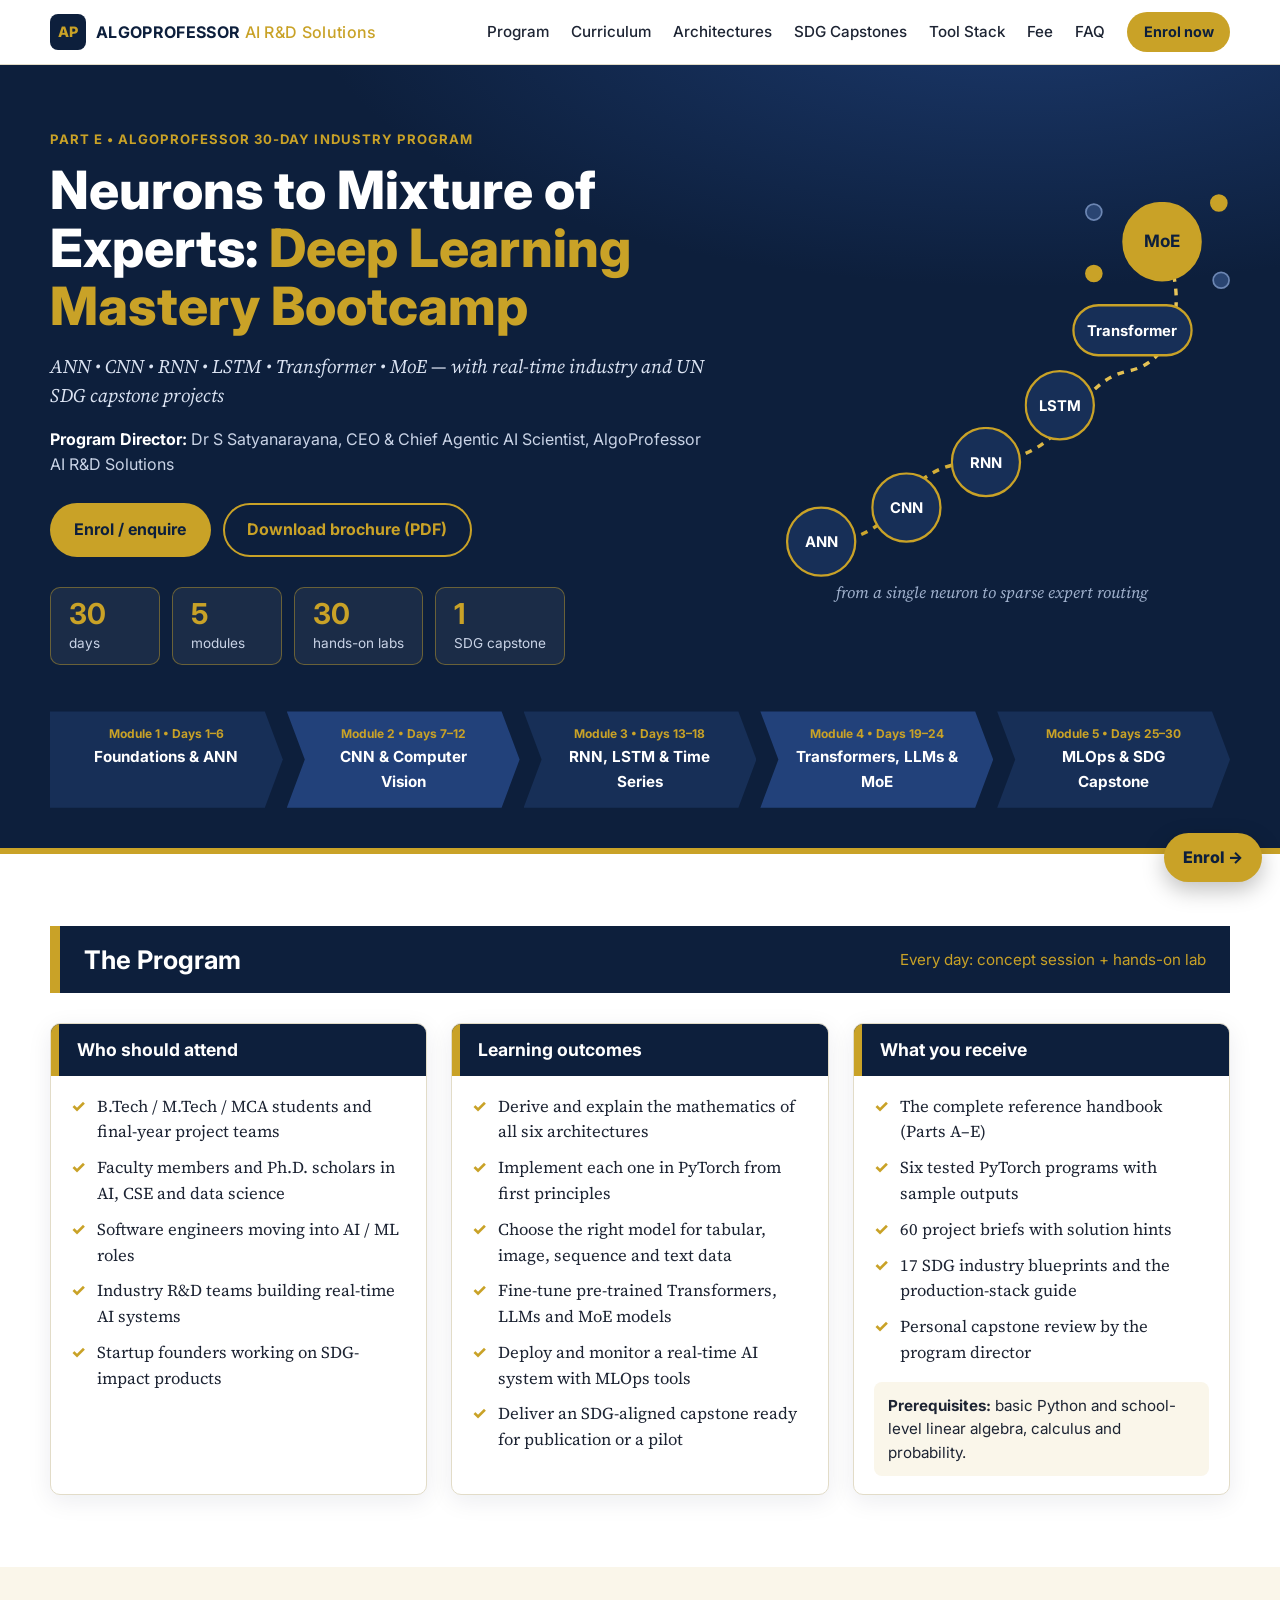
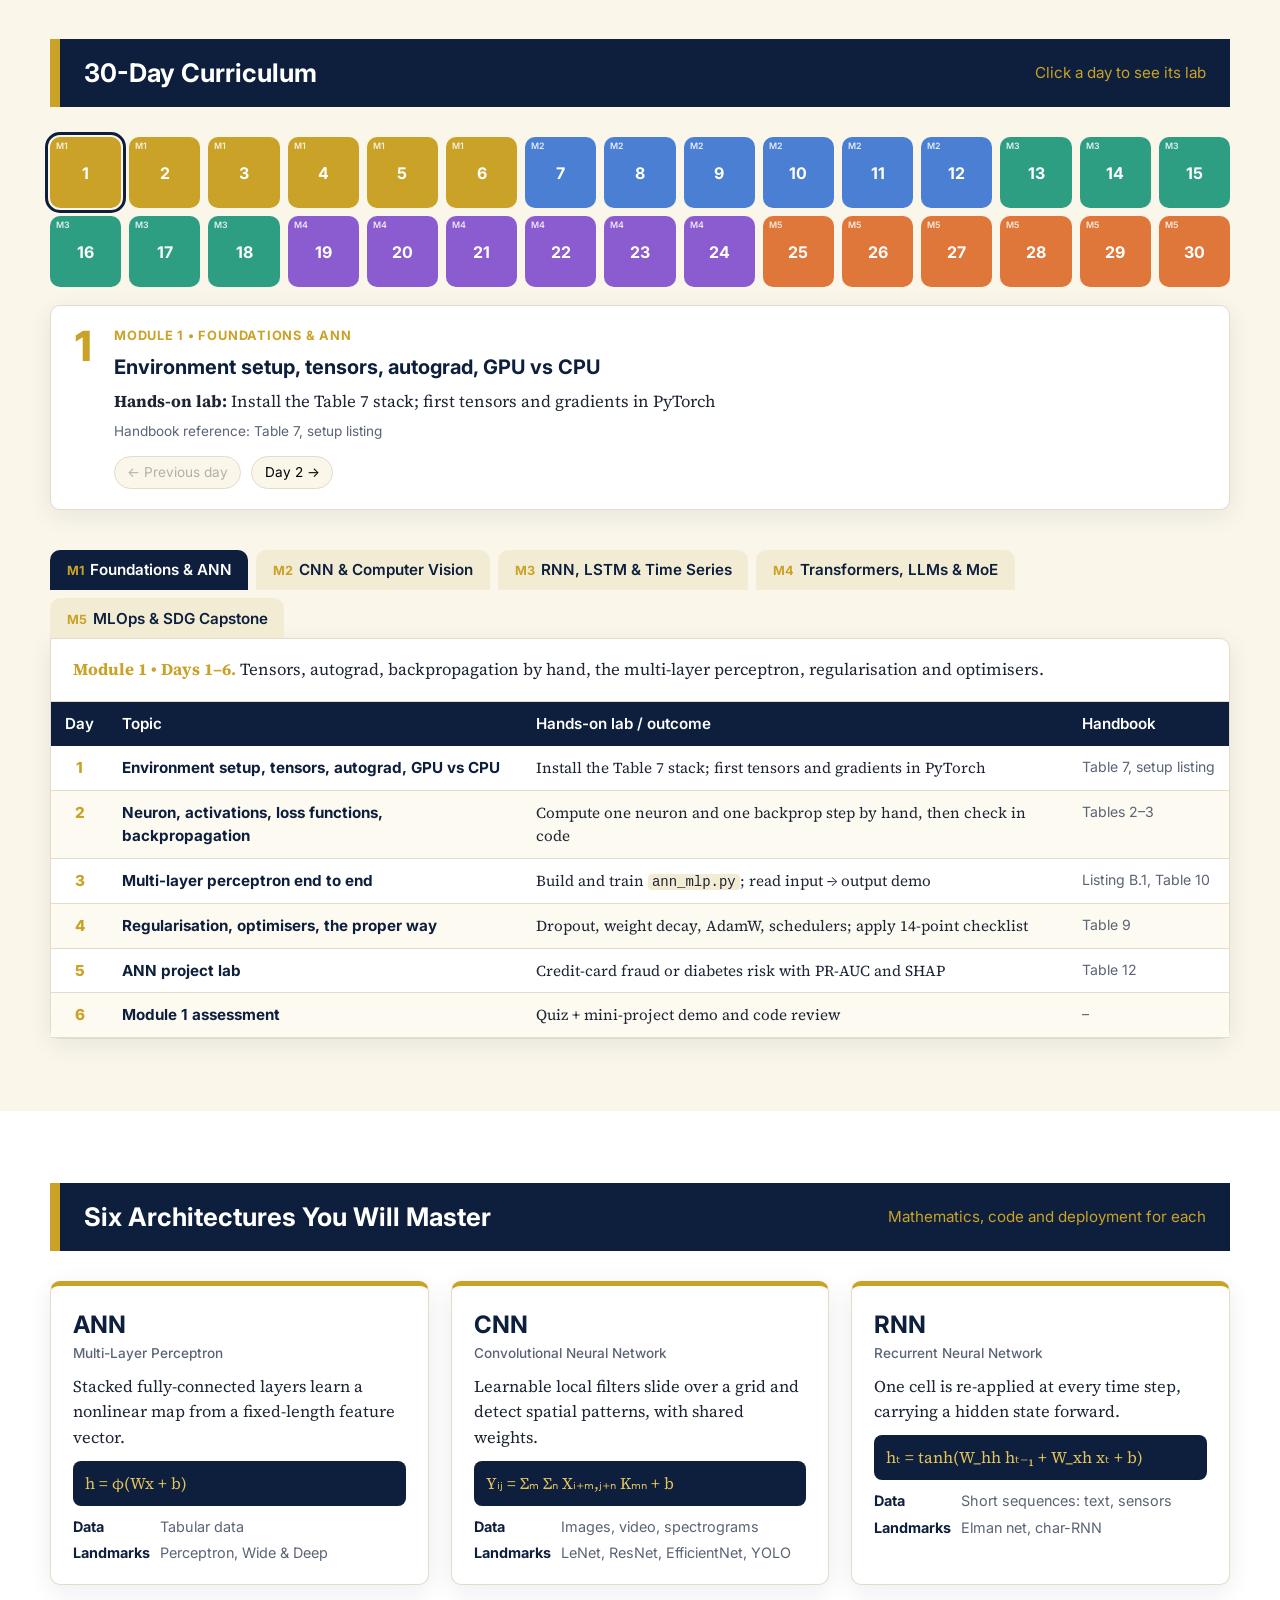
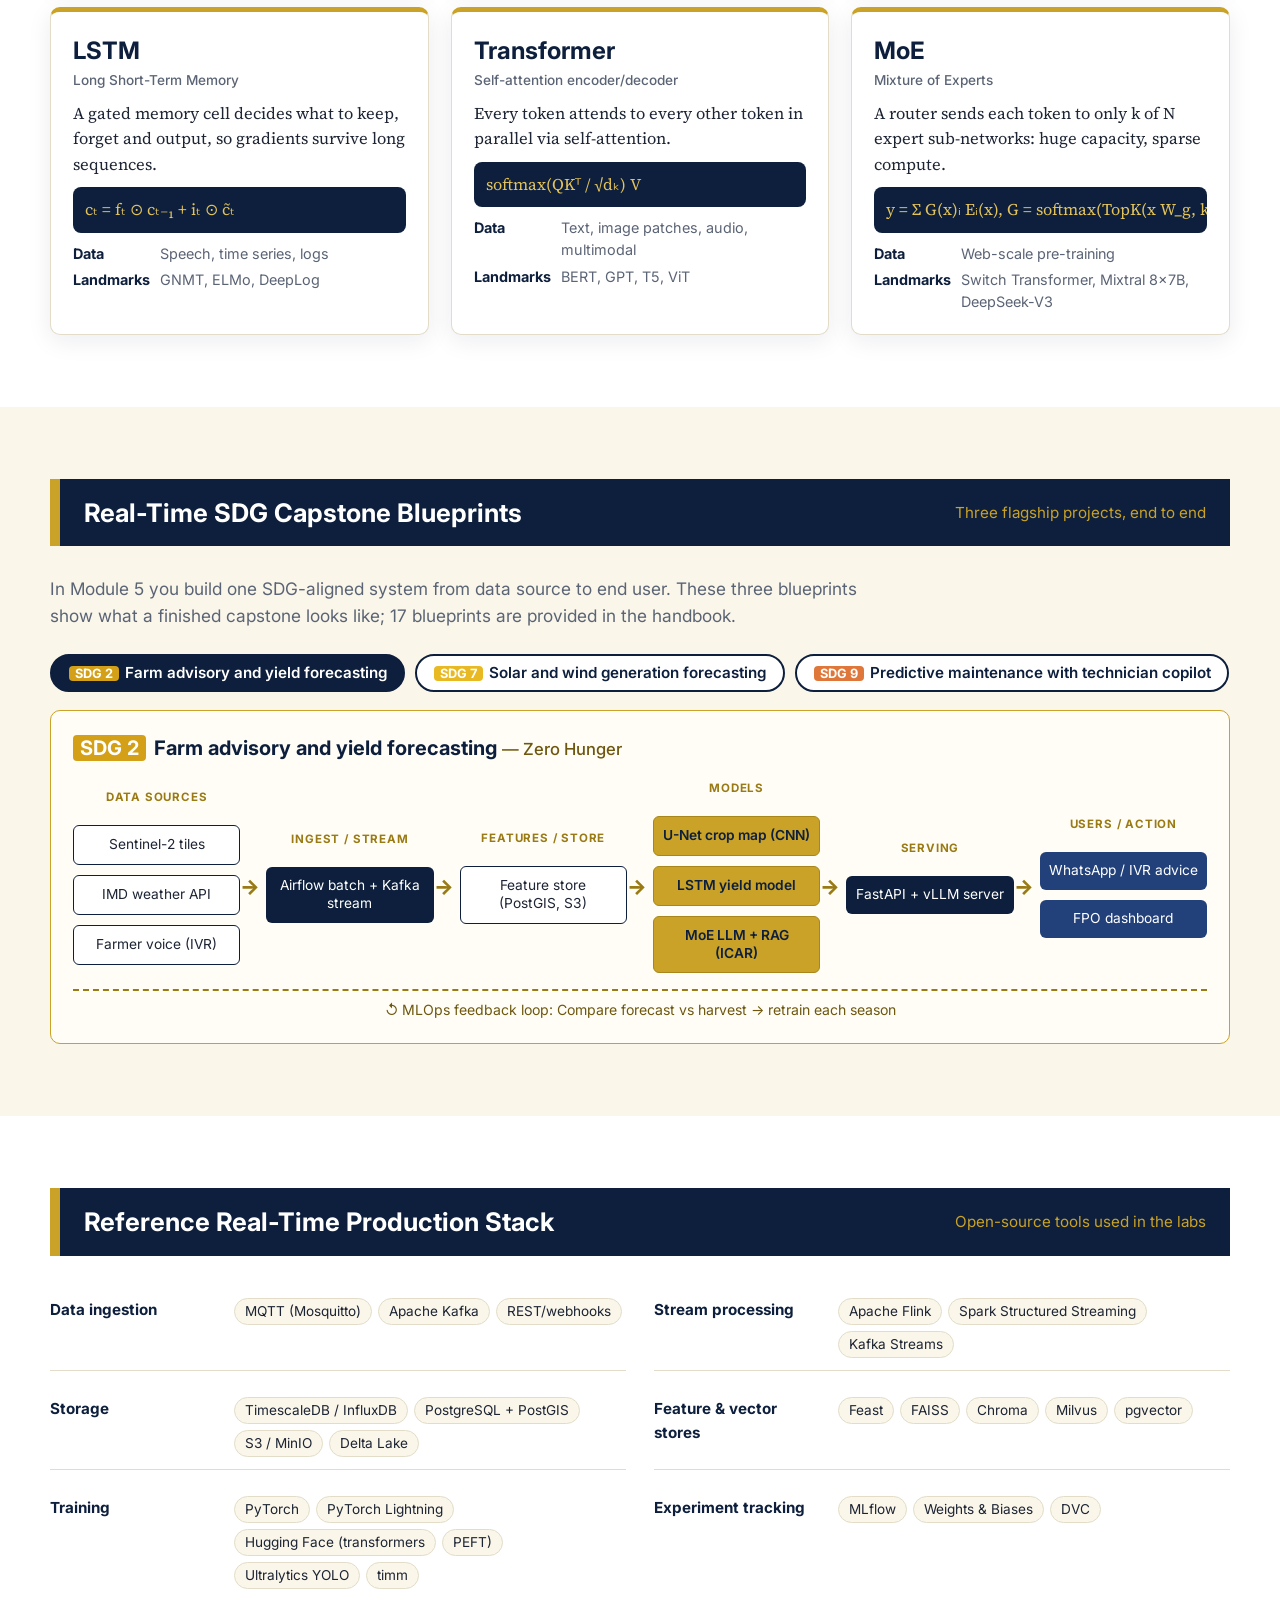
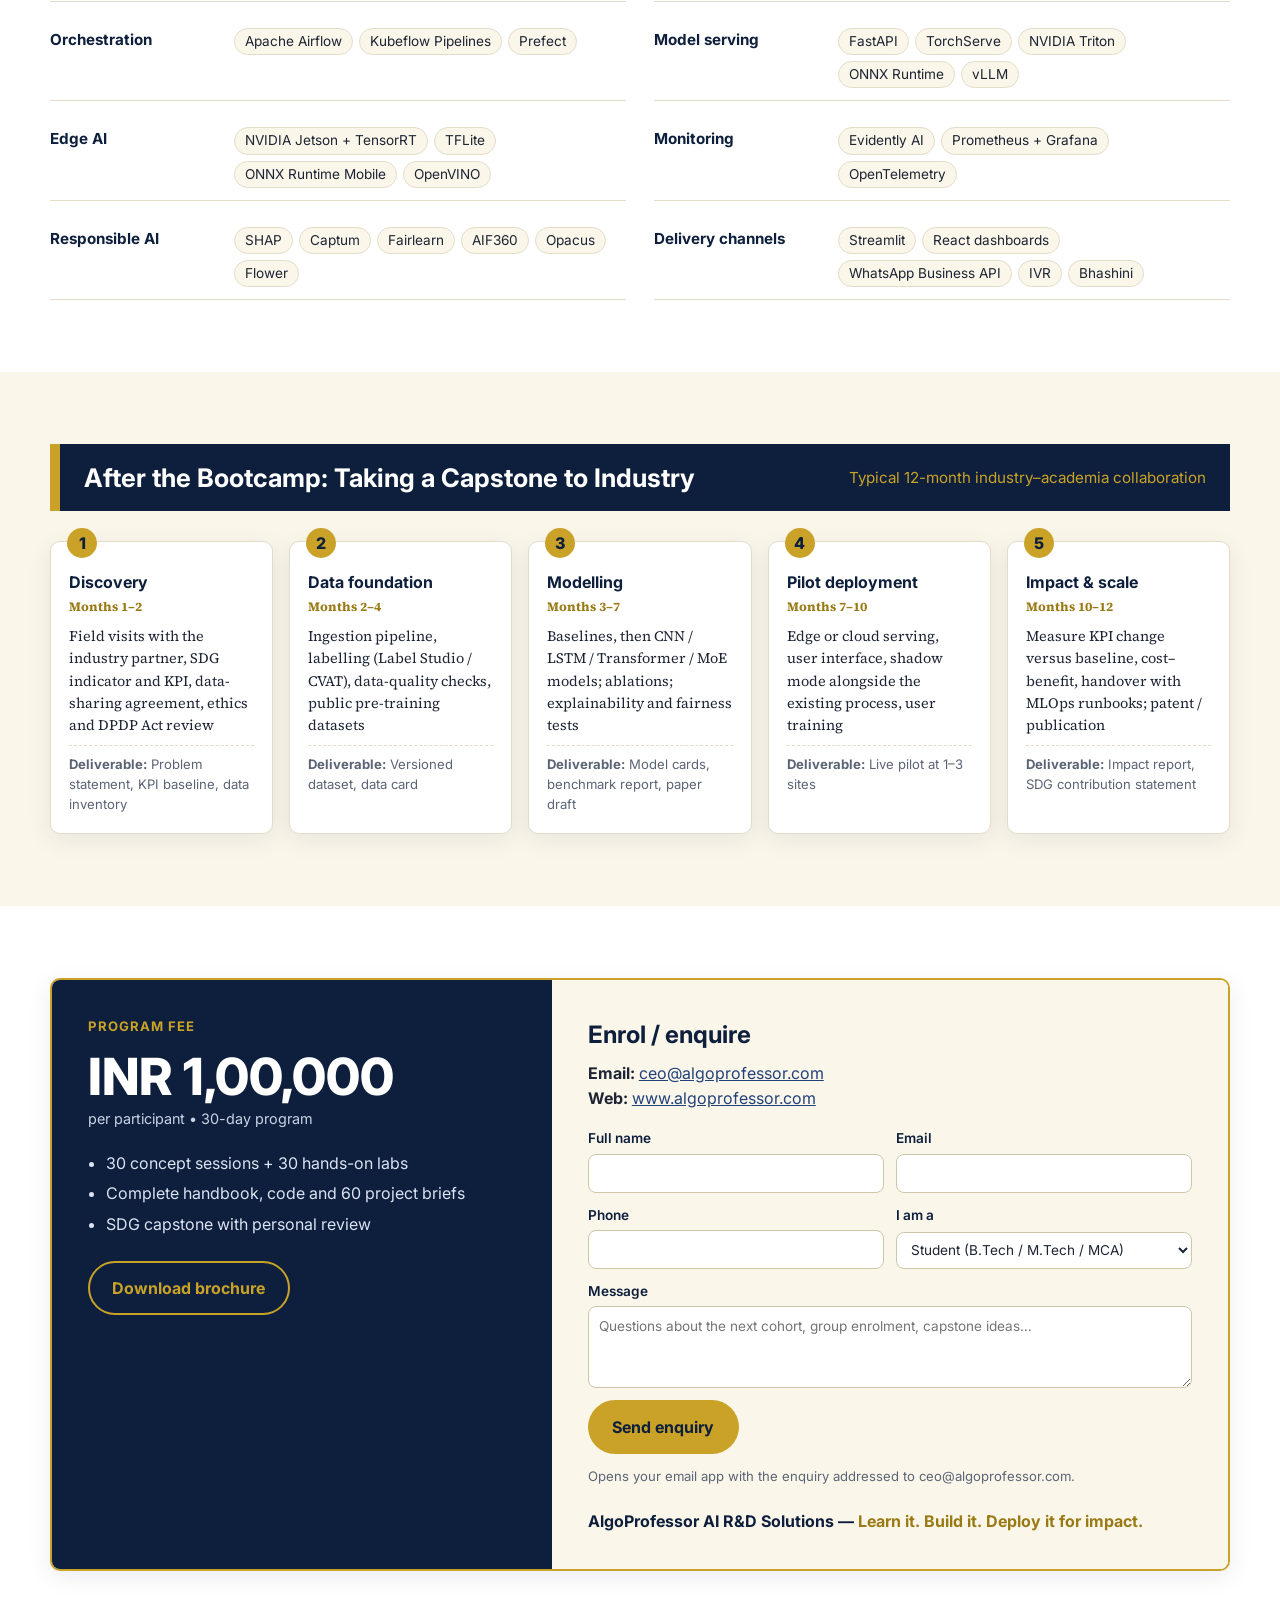
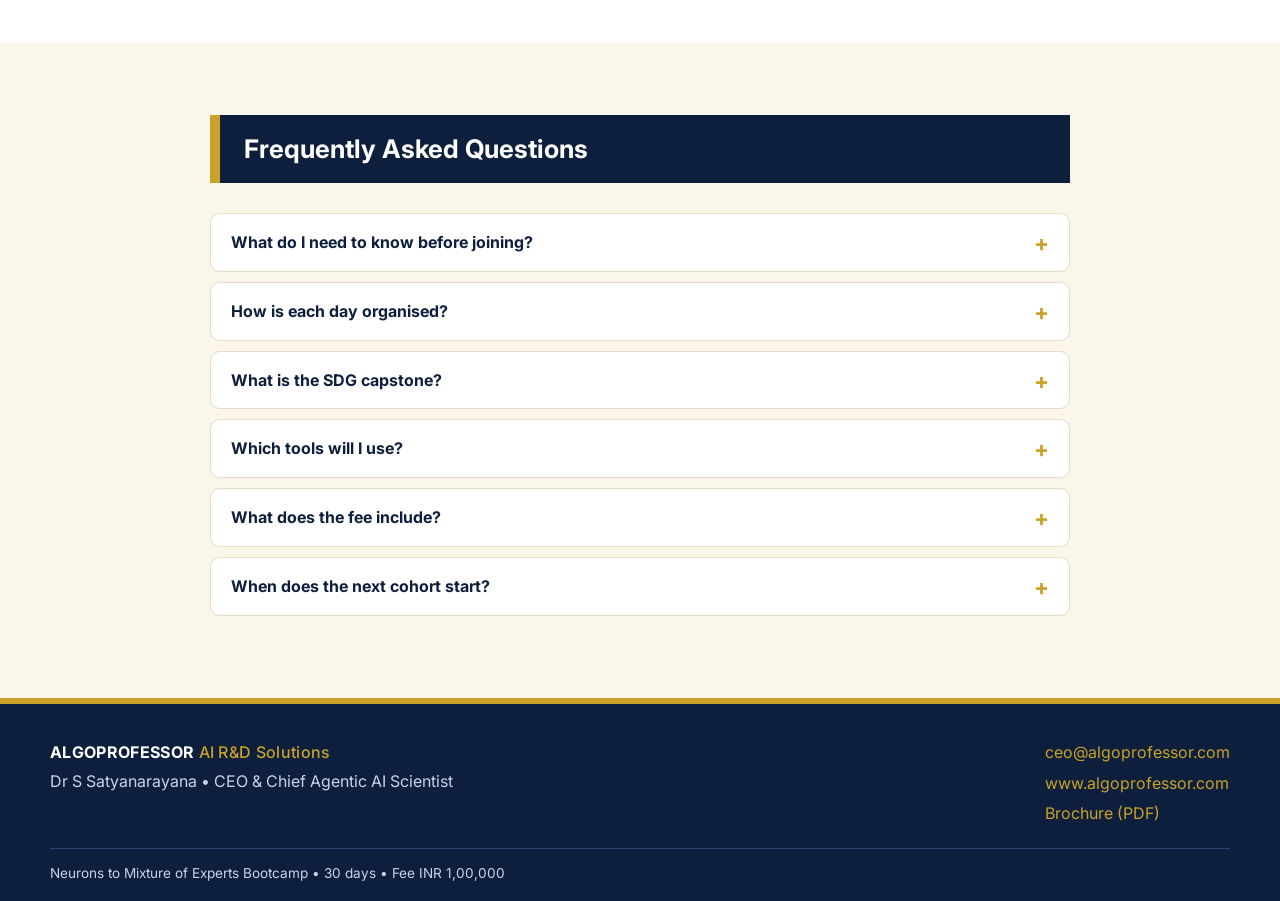
<file: course-website/index-single-file.html>
<!doctype html>
<html lang="en">
<head>
  <meta charset="utf-8">
  <meta name="viewport" content="width=device-width, initial-scale=1">
  <title>Neurons to Mixture of Experts | 30-Day Deep Learning Mastery Bootcamp | AlgoProfessor</title>
  <meta name="description" content="30-day industry program: ANN, CNN, RNN, LSTM, Transformer and Mixture of Experts, with real-time MLOps and a UN SDG capstone. AlgoProfessor AI R&D Solutions.">
  <meta property="og:title" content="Neurons to Mixture of Experts: Deep Learning Mastery Bootcamp">
  <meta property="og:description" content="30 days, 5 modules, 30 hands-on labs, 1 SDG capstone.">
  <link rel="preconnect" href="https://fonts.googleapis.com">
  <link rel="preconnect" href="https://fonts.gstatic.com" crossorigin>
  <link href="https://fonts.googleapis.com/css2?family=Inter:wght@400;500;600;700;800&family=Source+Serif+4:ital,wght@0,400;0,600;1,400&display=swap" rel="stylesheet">
  <style>
/* AlgoProfessor course site: navy + gold, after the handbook's design */
:root {
  --navy: #0d1f3c;
  --navy-2: #172f57;
  --navy-3: #22417a;
  --gold: #c9a227;
  --gold-2: #e3c35c;
  --cream: #faf6ea;
  --cream-2: #f3ecd5;
  --ink: #1d2433;
  --muted: #5b6475;
  --line: #e2dcc8;
  --radius: 10px;
  --shadow: 0 6px 24px rgba(13, 31, 60, .08);
  --sans: 'Inter', system-ui, -apple-system, 'Segoe UI', Roboto, Arial, sans-serif;
  --serif: 'Source Serif 4', Georgia, 'Times New Roman', serif;
}

* { box-sizing: border-box; }
html { scroll-behavior: smooth; scroll-padding-top: 76px; }
body { margin: 0; font-family: var(--sans); color: var(--ink); background: #fff; line-height: 1.55; font-size: 16px; }
a { color: var(--navy-3); }
img, svg { max-width: 100%; }
code { font-size: .92em; background: var(--cream-2); padding: 0 .3em; border-radius: 4px; }

.wrap { width: min(1180px, 100% - 32px); margin-inline: auto; }
.wrap.narrow { width: min(860px, 100% - 32px); }
.gold { color: var(--gold); }

/* ---------- buttons ---------- */
.btn { display: inline-block; padding: .8em 1.4em; border-radius: 999px; font-weight: 700; text-decoration: none;
  border: 2px solid transparent; cursor: pointer; font: inherit; font-weight: 700; transition: transform .15s, background .15s; }
.btn:hover { transform: translateY(-1px); }
.btn-gold { background: var(--gold); color: var(--navy); }
.btn-gold:hover { background: var(--gold-2); }
.btn-ghost { border-color: var(--gold); color: var(--gold); background: transparent; }
.btn-ghost:hover { background: rgba(201, 162, 39, .12); }
.btn-sm { padding: .45em 1em; font-size: .9rem; }

/* ---------- header ---------- */
.site-header { position: sticky; top: 0; z-index: 50; background: rgba(255, 255, 255, .96); backdrop-filter: blur(8px);
  border-bottom: 1px solid var(--line); }
.header-row { display: flex; align-items: center; justify-content: space-between; height: 64px; }
.brand { display: flex; align-items: center; gap: 10px; text-decoration: none; color: var(--navy); }
.brand-mark { display: grid; place-items: center; width: 36px; height: 36px; border-radius: 8px; background: var(--navy);
  color: var(--gold); font-weight: 800; font-size: .9rem; }
.brand-text { margin: 0; letter-spacing: .02em; }
.brand-text b { color: var(--navy); }
.brand-text span { color: var(--gold); font-weight: 500; }
.nav { display: flex; align-items: center; gap: 22px; }
.nav a:not(.btn) { color: var(--ink); text-decoration: none; font-weight: 500; font-size: .95rem; }
.nav a:not(.btn):hover { color: var(--gold); }
.nav-toggle { display: none; background: none; border: 0; font-size: 1.6rem; color: var(--navy); cursor: pointer; }

/* ---------- hero ---------- */
.hero { background: radial-gradient(1200px 500px at 80% -10%, #1c3a6e 0%, transparent 60%), var(--navy); color: #fff;
  padding: 64px 0 40px; border-bottom: 6px solid var(--gold); }
.hero-grid { display: grid; grid-template-columns: 1.25fr .9fr; gap: 40px; align-items: center; }
.eyebrow { color: var(--gold); text-transform: uppercase; letter-spacing: .08em; font-weight: 700; font-size: .82rem; margin: 0 0 12px; }
.hero h1 { font-size: clamp(2rem, 4.4vw, 3.3rem); line-height: 1.1; margin: 0 0 16px; font-weight: 800; }
.hero-sub { font-family: var(--serif); font-style: italic; font-size: 1.2rem; color: #dbe3f2; margin: 0 0 16px; }
.director { color: #c9d3e6; margin: 0 0 26px; }
.director b { color: #fff; }
.hero-cta { display: flex; flex-wrap: wrap; gap: 12px; margin-bottom: 30px; }
.stats { list-style: none; padding: 0; margin: 0; display: flex; flex-wrap: wrap; gap: 12px; }
.stats li { background: rgba(255, 255, 255, .06); border: 1px solid rgba(201, 162, 39, .45); border-radius: var(--radius);
  padding: 10px 18px; min-width: 110px; }
.stats b { display: block; font-size: 1.8rem; color: var(--gold); line-height: 1.1; }
.stats span { font-size: .85rem; color: #c9d3e6; }

.arch-svg .node circle, .arch-svg .node rect { fill: var(--navy-2); stroke: var(--gold); stroke-width: 2; }
.arch-svg .node.gold circle { fill: var(--gold); }
.arch-svg .node text { fill: #fff; font: 700 13px var(--sans); text-anchor: middle; }
.arch-svg .node.gold text { fill: var(--navy); font-size: 15px; }
.arch-svg .experts circle { fill: #2a4572; stroke: #6c86b3; stroke-width: 1.5; }
.arch-svg .experts circle.on { fill: var(--gold); stroke: var(--gold); }
.arch-svg .caption { fill: #9fb0cc; font: italic 14px var(--serif); text-anchor: middle; }
.arch-svg .node { animation: pop .6s both; }
.arch-svg .node:nth-child(3) { animation-delay: .1s } .arch-svg .node:nth-child(4) { animation-delay: .2s }
.arch-svg .node:nth-child(5) { animation-delay: .3s } .arch-svg .node:nth-child(6) { animation-delay: .4s }
.arch-svg .node:nth-child(7) { animation-delay: .5s } .arch-svg .node:nth-child(8) { animation-delay: .6s }
@keyframes pop { from { opacity: 0; transform: translateY(8px); } to { opacity: 1; transform: none; } }

/* module chevrons (as in the brochure) */
.chevrons { list-style: none; padding: 0; margin: 46px 0 0; display: grid; grid-template-columns: repeat(5, 1fr); gap: 4px; }
.chevrons li a { display: block; height: 100%; padding: 14px 30px 14px 30px; color: #fff; text-decoration: none; text-align: center;
  background: var(--navy-2); clip-path: polygon(0 0, calc(100% - 18px) 0, 100% 50%, calc(100% - 18px) 100%, 0 100%, 18px 50%);
  transition: background .15s; }
.chevrons li:first-child a { clip-path: polygon(0 0, calc(100% - 18px) 0, 100% 50%, calc(100% - 18px) 100%, 0 100%); }
.chevrons li:nth-child(even) a { background: var(--navy-3); }
.chevrons li a:hover { background: #2d5299; }
.chevrons small { display: block; color: var(--gold); font-weight: 700; font-size: .75rem; }
.chevrons strong { font-size: .95rem; }

/* ---------- sections ---------- */
.section { padding: 72px 0; }
.section.alt { background: var(--cream); }
.band { display: flex; justify-content: space-between; align-items: center; gap: 16px; flex-wrap: wrap;
  background: var(--navy); color: #fff; border-left: 10px solid var(--gold); padding: 14px 24px; margin-bottom: 30px; }
.band h2 { margin: 0; font-size: clamp(1.25rem, 2.4vw, 1.6rem); }
.band span { color: var(--gold); font-size: .95rem; }
.lead { font-size: 1.08rem; color: var(--muted); max-width: 820px; margin: 0 0 24px; }

.three-col { display: grid; grid-template-columns: repeat(3, 1fr); gap: 24px; }
.card { background: #fff; border: 1px solid var(--line); border-radius: var(--radius); box-shadow: var(--shadow); overflow: hidden; }
.card-head { margin: 0; background: var(--navy); color: #fff; padding: 12px 18px; border-left: 8px solid var(--gold); font-size: 1.1rem; }
.ticks { list-style: none; margin: 0; padding: 18px 20px 6px; }
.ticks li { position: relative; padding-left: 26px; margin-bottom: 10px; font-family: var(--serif); font-size: 1.04rem; }
.ticks li::before { content: '✓'; position: absolute; left: 0; color: var(--gold); font-weight: 800; font-family: var(--sans); }
.prereq { margin: 0 20px 18px; padding: 12px 14px; background: var(--cream); border-radius: 8px; font-size: .95rem; }

/* ---------- curriculum ---------- */
.daygrid { display: grid; grid-template-columns: repeat(15, 1fr); gap: 8px; }
.day { aspect-ratio: 1; border: 0; border-radius: 10px; cursor: pointer; color: #fff; font: 700 1rem var(--sans);
  display: grid; place-items: center; position: relative; transition: transform .12s, box-shadow .12s; }
.day:hover { transform: translateY(-2px); box-shadow: 0 6px 14px rgba(0, 0, 0, .15); }
.day.active { outline: 3px solid var(--navy); outline-offset: 2px; }
.day small { position: absolute; top: 3px; left: 6px; font-size: .55rem; font-weight: 600; opacity: .85; }
.day-detail { margin: 18px 0 40px; background: #fff; border: 1px solid var(--line); border-radius: var(--radius);
  box-shadow: var(--shadow); padding: 20px 24px; display: grid; grid-template-columns: auto 1fr; gap: 6px 22px; }
.day-detail .dnum { grid-row: span 3; font-size: 2.6rem; font-weight: 800; color: var(--gold); line-height: 1; }
.day-detail .dmod { font-size: .8rem; text-transform: uppercase; letter-spacing: .06em; font-weight: 700; }
.day-detail h3 { margin: 0; font-size: 1.25rem; color: var(--navy); }
.day-detail p { margin: 0; font-family: var(--serif); font-size: 1.05rem; }
.day-detail .ref { grid-column: 2; font-family: var(--sans); font-size: .85rem; color: var(--muted); }
.day-nav { grid-column: 2; display: flex; gap: 10px; margin-top: 8px; }
.day-nav button { border: 1px solid var(--line); background: var(--cream); border-radius: 999px; padding: .35em .9em; cursor: pointer; font: inherit; font-size: .85rem; }

.tabs { display: flex; flex-wrap: wrap; gap: 8px; margin-bottom: 0; }
.tab { border: 0; background: var(--cream-2); color: var(--navy); padding: .7em 1.1em; border-radius: 10px 10px 0 0;
  font: 600 .95rem var(--sans); cursor: pointer; }
.tab[aria-selected='true'] { background: var(--navy); color: #fff; }
.tab small { color: var(--gold); font-weight: 700; margin-right: 6px; }
.module-panel { background: #fff; border: 1px solid var(--line); border-radius: 0 var(--radius) var(--radius) var(--radius); box-shadow: var(--shadow); }
.module-summary { padding: 18px 22px; border-bottom: 1px solid var(--line); font-family: var(--serif); font-size: 1.05rem; margin: 0; }
.table-wrap { overflow-x: auto; }
table { width: 100%; border-collapse: collapse; font-size: .95rem; }
th { background: var(--navy); color: #fff; text-align: left; padding: 10px 14px; font-weight: 600; white-space: nowrap; }
td { padding: 10px 14px; border-bottom: 1px solid var(--line); vertical-align: top; }
tbody tr:nth-child(even) td { background: #fdfaf1; }
td.daycell { font-weight: 800; color: var(--gold); text-align: center; width: 56px; }
td.topic { font-weight: 700; color: var(--navy); }
td.lab { font-family: var(--serif); }
td.ref { color: var(--muted); white-space: nowrap; font-size: .88rem; }

/* ---------- architectures ---------- */
.arch-grid { display: grid; grid-template-columns: repeat(3, minmax(0, 1fr)); gap: 22px; }
.arch { min-width: 0; background: #fff; border: 1px solid var(--line); border-top: 5px solid var(--gold); border-radius: var(--radius);
  padding: 20px 22px; box-shadow: var(--shadow); display: flex; flex-direction: column; gap: 10px; }
.arch h3 { margin: 0; color: var(--navy); font-size: 1.5rem; }
.arch h3 small { display: block; font-size: .85rem; color: var(--muted); font-weight: 500; }
.arch p { margin: 0; font-family: var(--serif); font-size: 1.03rem; }
.arch .eq { background: var(--navy); color: var(--gold-2); font-family: 'Cambria Math', 'STIX Two Math', var(--serif);
  padding: 10px 12px; border-radius: 8px; font-size: 1.02rem; overflow-x: auto; white-space: nowrap; }
.arch dl { margin: 0; display: grid; grid-template-columns: auto 1fr; gap: 4px 10px; font-size: .9rem; }
.arch dt { font-weight: 700; color: var(--navy); }
.arch dd { margin: 0; color: var(--muted); }

/* ---------- blueprints ---------- */
.bp-tabs { display: flex; gap: 10px; flex-wrap: wrap; margin-bottom: 18px; }
.bp-tab { border: 2px solid var(--navy); background: #fff; color: var(--navy); border-radius: 999px; padding: .5em 1.1em;
  font: 600 .95rem var(--sans); cursor: pointer; }
.bp-tab b { display: inline-block; color: #fff; border-radius: 4px; padding: 0 6px; margin-right: 6px; font-size: .8rem; }
.bp-tab[aria-selected='true'] { background: var(--navy); color: #fff; }
.blueprint { background: #fffdf6; border: 1px solid var(--gold); border-radius: var(--radius); padding: 22px; overflow-x: auto; }
.bp-title { margin: 0 0 16px; color: var(--navy); font-size: 1.25rem; }
.bp-flow { display: grid; grid-template-columns: repeat(6, minmax(130px, 1fr)); gap: 10px 26px; align-items: center; min-width: 880px; position: relative; }
.bp-col h4 { margin: 0 0 8px; font-size: .72rem; letter-spacing: .07em; text-transform: uppercase; color: #9a7a14; text-align: center; }
.bp-col { display: flex; flex-direction: column; gap: 10px; position: relative; }
.bp-col:not(:last-child)::after { content: '→'; position: absolute; right: -20px; top: 50%; transform: translateY(-20%);
  color: #9a7a14; font-weight: 800; font-size: 1.3rem; }
.bp-node { border-radius: 6px; padding: 10px 8px; text-align: center; font-size: .86rem; line-height: 1.3; }
.bp-node.src { background: #fff; border: 1px solid var(--navy); }
.bp-node.dark { background: var(--navy); color: #fff; }
.bp-node.store { background: #fff; border: 1px solid var(--navy); }
.bp-node.model { background: var(--gold); color: var(--navy); font-weight: 600; border: 1px solid #a8861a; }
.bp-node.user { background: var(--navy-3); color: #fff; }
.bp-loop { margin-top: 16px; border-top: 2px dashed #9a7a14; padding-top: 8px; font-size: .88rem; color: #6e5810; text-align: center; min-width: 880px; }

/* ---------- stack ---------- */
.stack { display: grid; grid-template-columns: repeat(2, 1fr); gap: 14px 28px; }
.stack-row { display: grid; grid-template-columns: 170px 1fr; gap: 14px; align-items: start; padding: 12px 0; border-bottom: 1px solid var(--line); }
.stack-row h4 { margin: 0; color: var(--navy); font-size: .95rem; }
.chips { display: flex; flex-wrap: wrap; gap: 6px; }
.chip { background: var(--cream); border: 1px solid var(--line); border-radius: 999px; padding: 2px 10px; font-size: .85rem; }

/* ---------- roadmap ---------- */
.roadmap { list-style: none; padding: 0; margin: 0; display: grid; grid-template-columns: repeat(5, 1fr); gap: 16px; counter-reset: ph; }
.roadmap li { background: #fff; border: 1px solid var(--line); border-radius: var(--radius); padding: 18px; position: relative; box-shadow: var(--shadow); }
.roadmap li::before { counter-increment: ph; content: counter(ph); position: absolute; top: -14px; left: 16px; width: 30px; height: 30px;
  border-radius: 50%; background: var(--gold); color: var(--navy); font-weight: 800; display: grid; place-items: center; }
.roadmap h4 { margin: 10px 0 2px; color: var(--navy); }
.roadmap .months { font-size: .8rem; color: #9a7a14; font-weight: 700; margin: 0 0 8px; }
.roadmap p { margin: 0 0 8px; font-size: .9rem; font-family: var(--serif); }
.roadmap .deliv { font-family: var(--sans); font-size: .82rem; color: var(--muted); border-top: 1px dashed var(--line); padding-top: 8px; margin: 0; }

/* ---------- fee ---------- */
.fee-box { display: grid; grid-template-columns: .85fr 1.15fr; border: 2px solid var(--gold); border-radius: var(--radius); overflow: hidden; box-shadow: var(--shadow); }
.fee-left { background: var(--navy); color: #fff; padding: 36px; }
.price { font-size: clamp(2.2rem, 5vw, 3.2rem); font-weight: 800; margin: 0; line-height: 1.1; }
.per { color: #c9d3e6; margin: 4px 0 20px; font-size: .9rem; }
.fee-list { padding-left: 1.1em; margin: 0 0 24px; color: #dbe3f2; }
.fee-list li { margin-bottom: 6px; }
.fee-right { background: var(--cream); padding: 36px; }
.fee-right h2 { margin: 0 0 8px; color: var(--navy); }
.contact { margin: 0 0 18px; }
.enquiry { display: grid; gap: 12px; }
.enquiry .row { display: grid; grid-template-columns: 1fr 1fr; gap: 12px; }
.enquiry label { display: grid; gap: 4px; font-size: .85rem; font-weight: 600; color: var(--navy); }
.enquiry input, .enquiry select, .enquiry textarea { font: inherit; font-weight: 400; padding: .6em .75em; border: 1px solid #cfc6a8;
  border-radius: 8px; background: #fff; color: var(--ink); width: 100%; }
.enquiry input:focus, .enquiry select:focus, .enquiry textarea:focus { outline: 2px solid var(--gold); border-color: var(--gold); }
.enquiry .btn { justify-self: start; }
.form-note { margin: 0; font-size: .82rem; color: var(--muted); }
.form-note.err { color: #b3261e; }
.tagline { margin: 22px 0 0; font-weight: 700; color: var(--navy); }
.tagline span { color: #9a7a14; }

/* ---------- FAQ ---------- */
details { background: #fff; border: 1px solid var(--line); border-radius: var(--radius); margin-bottom: 10px; padding: 0 20px; }
summary { cursor: pointer; padding: 16px 0; font-weight: 700; color: var(--navy); list-style: none; position: relative; padding-right: 28px; }
summary::-webkit-details-marker { display: none; }
summary::after { content: '+'; position: absolute; right: 0; top: 12px; font-size: 1.4rem; color: var(--gold); }
details[open] summary::after { content: '–'; }
details p { margin: 0 0 16px; font-family: var(--serif); font-size: 1.04rem; }

/* ---------- footer ---------- */
.site-footer { background: var(--navy); color: #c9d3e6; padding: 36px 0 18px; border-top: 6px solid var(--gold); }
.site-footer .brand-text b { color: #fff; }
.footer-row { display: flex; justify-content: space-between; flex-wrap: wrap; gap: 20px; }
.footer-row p { margin: 0 0 4px; }
.footer-links { display: flex; flex-direction: column; gap: 6px; }
.footer-links a { color: var(--gold); text-decoration: none; }
.footer-bottom { border-top: 1px solid #2a4572; margin-top: 22px; padding-top: 14px; font-size: .85rem; }

.float-cta { position: fixed; right: 18px; bottom: 18px; z-index: 40; background: var(--gold); color: var(--navy); font-weight: 800;
  padding: .75em 1.2em; border-radius: 999px; text-decoration: none; box-shadow: 0 8px 22px rgba(0, 0, 0, .25); }

/* ---------- responsive ---------- */
@media (max-width: 1000px) {
  .hero-grid { grid-template-columns: 1fr; }
  .hero-visual { max-width: 420px; }
  .three-col, .arch-grid { grid-template-columns: 1fr 1fr; }
  .roadmap { grid-template-columns: 1fr 1fr; row-gap: 26px; }
  .chevrons { grid-template-columns: 1fr; }
  .chevrons li a, .chevrons li:first-child a { clip-path: polygon(0 0, calc(100% - 14px) 0, 100% 50%, calc(100% - 14px) 100%, 0 100%); text-align: left; }
  .daygrid { grid-template-columns: repeat(10, 1fr); }
  .stack { grid-template-columns: 1fr; }
  .fee-box { grid-template-columns: 1fr; }
}
@media (max-width: 820px) {
  .nav-toggle { display: block; }
  .nav { display: none; position: absolute; top: 64px; left: 0; right: 0; background: #fff; flex-direction: column;
    align-items: stretch; padding: 12px 16px 18px; gap: 4px; border-bottom: 1px solid var(--line); box-shadow: var(--shadow); }
  .nav.open { display: flex; }
  .nav a:not(.btn) { padding: 10px 4px; }
  .nav .btn { text-align: center; margin-top: 6px; }
}
@media (max-width: 640px) {
  .three-col, .arch-grid, .roadmap { grid-template-columns: 1fr; }
  .daygrid { grid-template-columns: repeat(6, 1fr); }
  .enquiry .row { grid-template-columns: 1fr; }
  .stack-row { grid-template-columns: 1fr; gap: 6px; }
  .day-detail { grid-template-columns: 1fr; }
  .day-detail .dnum { grid-row: auto; }
  .day-detail .ref, .day-nav { grid-column: 1; }
  .fee-left, .fee-right { padding: 24px; }
  .section { padding: 52px 0; }
  .brand-text span { display: none; }
}
@media (prefers-reduced-motion: reduce) { * { animation: none !important; transition: none !important; scroll-behavior: auto !important; } }

</style>
  <link rel="icon" href="data:image/svg+xml,<svg xmlns='http://www.w3.org/2000/svg' viewBox='0 0 32 32'><rect width='32' height='32' rx='6' fill='%230d1f3c'/><text x='16' y='22' font-size='16' text-anchor='middle' fill='%23c9a227' font-family='Arial' font-weight='700'>AP</text></svg>">
</head>
<body>

<!-- ===================== header ===================== -->
<header class="site-header" id="top">
  <div class="wrap header-row">
    <a class="brand" href="#top" aria-label="AlgoProfessor home">
      <span class="brand-mark">AP</span>
      <span class="brand-text"><b>ALGOPROFESSOR</b> <span>AI R&amp;D Solutions</span></span>
    </a>
    <button class="nav-toggle" aria-label="Open menu" aria-expanded="false">☰</button>
    <nav class="nav" aria-label="Main">
      <a href="#program">Program</a>
      <a href="#curriculum">Curriculum</a>
      <a href="#architectures">Architectures</a>
      <a href="#capstones">SDG Capstones</a>
      <a href="#stack">Tool Stack</a>
      <a href="#fee">Fee</a>
      <a href="#faq">FAQ</a>
      <a class="btn btn-gold btn-sm" href="#enrol">Enrol now</a>
    </nav>
  </div>
</header>

<main>
<!-- ===================== hero ===================== -->
<section class="hero">
  <div class="wrap hero-grid">
    <div>
      <p class="eyebrow">Part E &bull; AlgoProfessor 30-Day Industry Program</p>
      <h1>Neurons to Mixture of Experts: <span class="gold">Deep Learning Mastery Bootcamp</span></h1>
      <p class="hero-sub">ANN &bull; CNN &bull; RNN &bull; LSTM &bull; Transformer &bull; MoE &mdash; with real-time industry and UN SDG capstone projects</p>
      <p class="director"><b>Program Director:</b> Dr S Satyanarayana, CEO &amp; Chief Agentic AI Scientist, AlgoProfessor AI R&amp;D Solutions</p>
      <div class="hero-cta">
        <a class="btn btn-gold" href="#enrol">Enrol / enquire</a>
        <a class="btn btn-ghost" href="assets/neurons-to-moe-bootcamp-brochure.pdf" download>Download brochure (PDF)</a>
      </div>
      <ul class="stats" aria-label="Program at a glance">
        <li><b>30</b><span>days</span></li>
        <li><b>5</b><span>modules</span></li>
        <li><b>30</b><span>hands-on labs</span></li>
        <li><b>1</b><span>SDG capstone</span></li>
      </ul>
    </div>
    <div class="hero-visual" aria-hidden="true">
      <svg viewBox="0 0 420 380" class="arch-svg">
        <defs>
          <linearGradient id="g1" x1="0" x2="1"><stop offset="0" stop-color="#c9a227"/><stop offset="1" stop-color="#e8c55a"/></linearGradient>
        </defs>
        <!-- journey path -->
        <path d="M60 320 C 140 320, 120 250, 200 250 S 280 180, 330 170 S 380 90, 360 60" fill="none" stroke="url(#g1)" stroke-width="3" stroke-dasharray="6 6"/>
        <g class="node"><circle cx="60" cy="320" r="30"/><text x="60" y="325">ANN</text></g>
        <g class="node"><circle cx="135" cy="290" r="30"/><text x="135" y="295">CNN</text></g>
        <g class="node"><circle cx="205" cy="250" r="30"/><text x="205" y="255">RNN</text></g>
        <g class="node"><circle cx="270" cy="200" r="30"/><text x="270" y="205">LSTM</text></g>
        <g class="node wide"><rect x="282" y="112" width="104" height="44" rx="22"/><text x="334" y="139">Transformer</text></g>
        <g class="node gold"><circle cx="360" cy="56" r="34"/><text x="360" y="61">MoE</text></g>
        <!-- moe experts -->
        <g class="experts">
          <circle cx="300" cy="30" r="7"/><circle cx="410" cy="22" r="7" class="on"/><circle cx="412" cy="90" r="7"/><circle cx="300" cy="84" r="7" class="on"/>
        </g>
        <text class="caption" x="210" y="370">from a single neuron to sparse expert routing</text>
      </svg>
    </div>
  </div>
  <!-- module chevrons, as in the brochure -->
  <div class="wrap">
    <ol class="chevrons" id="chevrons"></ol>
  </div>
</section>

<!-- ===================== program ===================== -->
<section class="section" id="program">
  <div class="wrap">
    <div class="band"><h2>The Program</h2><span>Every day: concept session + hands-on lab</span></div>
    <div class="three-col">
      <article class="card">
        <h3 class="card-head">Who should attend</h3>
        <ul class="ticks">
          <li>B.Tech / M.Tech / MCA students and final-year project teams</li>
          <li>Faculty members and Ph.D. scholars in AI, CSE and data science</li>
          <li>Software engineers moving into AI / ML roles</li>
          <li>Industry R&amp;D teams building real-time AI systems</li>
          <li>Startup founders working on SDG-impact products</li>
        </ul>
      </article>
      <article class="card">
        <h3 class="card-head">Learning outcomes</h3>
        <ul class="ticks">
          <li>Derive and explain the mathematics of all six architectures</li>
          <li>Implement each one in PyTorch from first principles</li>
          <li>Choose the right model for tabular, image, sequence and text data</li>
          <li>Fine-tune pre-trained Transformers, LLMs and MoE models</li>
          <li>Deploy and monitor a real-time AI system with MLOps tools</li>
          <li>Deliver an SDG-aligned capstone ready for publication or a pilot</li>
        </ul>
      </article>
      <article class="card">
        <h3 class="card-head">What you receive</h3>
        <ul class="ticks">
          <li>The complete reference handbook (Parts A–E)</li>
          <li>Six tested PyTorch programs with sample outputs</li>
          <li>60 project briefs with solution hints</li>
          <li>17 SDG industry blueprints and the production-stack guide</li>
          <li>Personal capstone review by the program director</li>
        </ul>
        <p class="prereq"><b>Prerequisites:</b> basic Python and school-level linear algebra, calculus and probability.</p>
      </article>
    </div>
  </div>
</section>

<!-- ===================== curriculum ===================== -->
<section class="section alt" id="curriculum">
  <div class="wrap">
    <div class="band"><h2>30-Day Curriculum</h2><span>Click a day to see its lab</span></div>
    <div class="daygrid" id="daygrid" role="list"></div>
    <div class="day-detail" id="day-detail" aria-live="polite"></div>

    <div class="tabs" role="tablist" id="module-tabs"></div>
    <div class="module-panel" id="module-panel"></div>
  </div>
</section>

<!-- ===================== architectures ===================== -->
<section class="section" id="architectures">
  <div class="wrap">
    <div class="band"><h2>Six Architectures You Will Master</h2><span>Mathematics, code and deployment for each</span></div>
    <div class="arch-grid" id="arch-grid"></div>
  </div>
</section>

<!-- ===================== capstones ===================== -->
<section class="section alt" id="capstones">
  <div class="wrap">
    <div class="band"><h2>Real-Time SDG Capstone Blueprints</h2><span>Three flagship projects, end to end</span></div>
    <p class="lead">In Module 5 you build one SDG-aligned system from data source to end user. These three blueprints show
      what a finished capstone looks like; 17 blueprints are provided in the handbook.</p>
    <div class="bp-tabs" id="bp-tabs" role="tablist"></div>
    <div class="blueprint" id="blueprint"></div>
  </div>
</section>

<!-- ===================== stack ===================== -->
<section class="section" id="stack">
  <div class="wrap">
    <div class="band"><h2>Reference Real-Time Production Stack</h2><span>Open-source tools used in the labs</span></div>
    <div class="stack" id="stack-list"></div>
  </div>
</section>

<!-- ===================== roadmap ===================== -->
<section class="section alt" id="roadmap">
  <div class="wrap">
    <div class="band"><h2>After the Bootcamp: Taking a Capstone to Industry</h2><span>Typical 12-month industry–academia collaboration</span></div>
    <ol class="roadmap" id="roadmap-list"></ol>
  </div>
</section>

<!-- ===================== fee + enrol ===================== -->
<section class="section" id="fee">
  <div class="wrap">
    <div class="fee-box" id="enrol">
      <div class="fee-left">
        <p class="eyebrow">Program fee</p>
        <p class="price">INR 1,00,000</p>
        <p class="per">per participant &bull; 30-day program</p>
        <ul class="fee-list">
          <li>30 concept sessions + 30 hands-on labs</li>
          <li>Complete handbook, code and 60 project briefs</li>
          <li>SDG capstone with personal review</li>
        </ul>
        <a class="btn btn-ghost" href="assets/neurons-to-moe-bootcamp-brochure.pdf" download>Download brochure</a>
      </div>
      <div class="fee-right">
        <h2>Enrol / enquire</h2>
        <p class="contact"><b>Email:</b> <a href="mailto:ceo@algoprofessor.com">ceo@algoprofessor.com</a><br>
          <b>Web:</b> <a href="https://www.algoprofessor.com" target="_blank" rel="noopener">www.algoprofessor.com</a></p>
        <form class="enquiry" id="enquiry" novalidate>
          <div class="row">
            <label>Full name<input name="name" required autocomplete="name"></label>
            <label>Email<input name="email" type="email" required autocomplete="email"></label>
          </div>
          <div class="row">
            <label>Phone<input name="phone" type="tel" autocomplete="tel"></label>
            <label>I am a
              <select name="role">
                <option>Student (B.Tech / M.Tech / MCA)</option>
                <option>Faculty / Ph.D. scholar</option>
                <option>Software engineer</option>
                <option>Industry R&amp;D team</option>
                <option>Startup founder</option>
                <option>Other</option>
              </select>
            </label>
          </div>
          <label>Message<textarea name="message" rows="3" placeholder="Questions about the next cohort, group enrolment, capstone ideas…"></textarea></label>
          <button class="btn btn-gold" type="submit">Send enquiry</button>
          <p class="form-note" id="form-note">Opens your email app with the enquiry addressed to ceo@algoprofessor.com.</p>
        </form>
        <p class="tagline">AlgoProfessor AI R&amp;D Solutions &mdash; <span>Learn it. Build it. Deploy it for impact.</span></p>
      </div>
    </div>
  </div>
</section>

<!-- ===================== FAQ ===================== -->
<section class="section alt" id="faq">
  <div class="wrap narrow">
    <div class="band"><h2>Frequently Asked Questions</h2><span></span></div>
    <details><summary>What do I need to know before joining?</summary>
      <p>Basic Python and school-level linear algebra, calculus and probability. Day 1 sets up the full tool stack, so no prior deep-learning experience is needed.</p></details>
    <details><summary>How is each day organised?</summary>
      <p>Every day has a concept session followed by a hands-on lab with a concrete outcome, such as training <code>cnn.py</code> on MNIST or building a RAG chatbot. Each day is linked to a table, figure or code listing in the handbook.</p></details>
    <details><summary>What is the SDG capstone?</summary>
      <p>In Days 27–30 you choose an SDG-aligned project, define a measurable KPI, build the data pipeline and baseline, train a hybrid CNN / LSTM / Transformer / MoE system, deploy it as a Streamlit app or API, and present it on demo day for expert review.</p></details>
    <details><summary>Which tools will I use?</summary>
      <p>PyTorch, Hugging Face, timm, Ultralytics YOLO, MLflow, Kafka/MQTT, FastAPI, Triton, vLLM, SHAP and Fairlearn, among others. See the <a href="#stack">production stack</a>.</p></details>
    <details><summary>What does the fee include?</summary>
      <p>The 30-day program, the complete reference handbook (Parts A–E), six tested PyTorch programs, 60 project briefs with solution hints, 17 SDG industry blueprints with the production-stack guide, and a personal capstone review by the program director.</p></details>
    <details><summary>When does the next cohort start?</summary>
      <p>Please <a href="#enrol">send an enquiry</a> or email <a href="mailto:ceo@algoprofessor.com">ceo@algoprofessor.com</a> for upcoming dates and group enrolment.</p></details>
  </div>
</section>
</main>

<footer class="site-footer">
  <div class="wrap footer-row">
    <div>
      <p class="brand-text"><b>ALGOPROFESSOR</b> <span>AI R&amp;D Solutions</span></p>
      <p>Dr S Satyanarayana &bull; CEO &amp; Chief Agentic AI Scientist</p>
    </div>
    <div class="footer-links">
      <a href="mailto:ceo@algoprofessor.com">ceo@algoprofessor.com</a>
      <a href="https://www.algoprofessor.com" target="_blank" rel="noopener">www.algoprofessor.com</a>
      <a href="assets/neurons-to-moe-bootcamp-brochure.pdf" download>Brochure (PDF)</a>
    </div>
  </div>
  <div class="wrap footer-bottom">Neurons to Mixture of Experts Bootcamp &bull; 30 days &bull; Fee INR 1,00,000</div>
</footer>

<a class="float-cta" href="#enrol">Enrol &rarr;</a>

<script>
// Course content, transcribed from the "Neurons to Mixture of Experts" handbook
// (Part E, pages 28-31 and Table 1). Edit here to update the site.

window.COURSE = {
  modules: [
    { id: 1, days: '1–6', title: 'Foundations & ANN', color: '#c9a227',
      summary: 'Tensors, autograd, backpropagation by hand, the multi-layer perceptron, regularisation and optimisers.' },
    { id: 2, days: '7–12', title: 'CNN & Computer Vision', color: '#4a7fd4',
      summary: 'Convolution maths, transfer learning, detection and segmentation, explainability and edge deployment.' },
    { id: 3, days: '13–18', title: 'RNN, LSTM & Time Series', color: '#2e9e83',
      summary: 'Recurrence and BPTT, vanishing gradients, LSTM gates, forecasting without leakage, seq2seq with attention.' },
    { id: 4, days: '19–24', title: 'Transformers, LLMs & MoE', color: '#8a5cd0',
      summary: 'Self-attention from equations, pre-trained Transformers, multimodal models, RAG, LoRA/QLoRA, Mixture of Experts.' },
    { id: 5, days: '25–30', title: 'MLOps & SDG Capstone', color: '#e0773a',
      summary: 'Real-time MLOps stack, responsible AI, and an end-to-end UN SDG capstone from kick-off to demo day.' },
  ],

  // Table 22: day, module, topic, hands-on lab / outcome, handbook reference
  days: [
    [1, 1, 'Environment setup, tensors, autograd, GPU vs CPU', 'Install the Table 7 stack; first tensors and gradients in PyTorch', 'Table 7, setup listing'],
    [2, 1, 'Neuron, activations, loss functions, backpropagation', 'Compute one neuron and one backprop step by hand, then check in code', 'Tables 2–3'],
    [3, 1, 'Multi-layer perceptron end to end', 'Build and train ann_mlp.py; read input → output demo', 'Listing B.1, Table 10'],
    [4, 1, 'Regularisation, optimisers, the proper way', 'Dropout, weight decay, AdamW, schedulers; apply 14-point checklist', 'Table 9'],
    [5, 1, 'ANN project lab', 'Credit-card fraud or diabetes risk with PR-AUC and SHAP', 'Table 12'],
    [6, 1, 'Module 1 assessment', 'Quiz + mini-project demo and code review', '–'],
    [7, 2, 'Convolution mathematics', 'Output-size, parameter and MAC calculations; receptive field', 'Tables 1–4, Fig. 1b'],
    [8, 2, 'Building a CNN', 'Train cnn.py on MNIST; inspect feature maps', 'Listing B.2'],
    [9, 2, 'Transfer learning', 'Fine-tune ResNet / EfficientNet (timm) on a medical or agri dataset', 'Table 13'],
    [10, 2, 'Detection and segmentation', 'YOLOv8 object detection and U-Net segmentation', 'Table 13'],
    [11, 2, 'Explainability and edge deployment', 'Grad-CAM; export to ONNX / TFLite; measure FPS', 'Table 8'],
    [12, 2, 'CNN project lab', 'Diabetic-retinopathy grading or leaf-disease mobile app', 'Table 13'],
    [13, 3, 'Recurrent networks and BPTT', 'Vanishing-gradient experiment (0.9⁵⁰ vs 0.99⁵⁰)', 'Tables 2–3, Fig. 1c'],
    [14, 3, 'RNN lab', 'Train rnn.py; compare with naive baseline', 'Listing B.3'],
    [15, 3, 'LSTM gates and memory', 'Trace one LSTM cell by hand; train lstm.py', 'Fig. 1d, Listing B.4'],
    [16, 3, 'Time-series forecasting practice', 'Walk-forward validation, scaling without leakage, multi-step forecasts', 'Table 15'],
    [17, 3, 'Seq2seq and attention', 'Encoder–decoder LSTM with Bahdanau attention', 'Table 15'],
    [18, 3, 'Sequence project lab', 'Electricity-load forecasting or log anomaly detection', 'Table 15'],
    [19, 4, 'Self-attention and the Transformer', 'Implement attention from equations; train transformer.py', 'Fig. 1e, Listing B.5'],
    [20, 4, 'Pre-trained Transformers', 'Fine-tune BERT with Hugging Face Trainer', 'Listing B.7, Table 16'],
    [21, 4, 'Vision, speech and multimodal Transformers', 'ViT for X-rays, Whisper for Indian-language speech', 'Table 16'],
    [22, 4, 'LLMs, RAG and parameter-efficient fine-tuning', 'Build a RAG chatbot; LoRA / QLoRA with PEFT', 'Table 16'],
    [23, 4, 'Mixture of Experts', 'Router, top-k dispatch, balancing loss; train moe.py', 'Fig. 1f, Listing B.6'],
    [24, 4, 'Serving large MoE models', 'Mixtral / DeepSeek-MoE with vLLM; tokens/s and memory study', 'Table 17'],
    [25, 5, 'Real-time MLOps stack', 'Kafka/MQTT ingestion, MLflow tracking, FastAPI / Triton serving', 'Table 20, Fig. 5'],
    [26, 5, 'Responsible and trustworthy AI', 'SHAP, Fairlearn, differential privacy, federated learning; DPDP Act 2023', 'Tables 18, 20'],
    [27, 5, 'SDG capstone: kick-off', 'Choose an SDG project, define KPI, build data pipeline and baseline', 'Tables 18–19'],
    [28, 5, 'SDG capstone: modelling', 'Train the hybrid CNN / LSTM / Transformer / MoE system', 'Table 18'],
    [29, 5, 'SDG capstone: deployment', 'Deploy as Streamlit app or API; measure target KPI', 'Table 21'],
    [30, 5, 'Demo day and roadmap', 'Capstone presentation, expert review, publication / patent / career roadmap', 'Part D'],
  ],

  // Table 1 (selected rows)
  architectures: [
    { name: 'ANN', full: 'Multi-Layer Perceptron', idea: 'Stacked fully-connected layers learn a nonlinear map from a fixed-length feature vector.',
      eq: 'h = φ(Wx + b)', data: 'Tabular data', landmark: 'Perceptron, Wide & Deep' },
    { name: 'CNN', full: 'Convolutional Neural Network', idea: 'Learnable local filters slide over a grid and detect spatial patterns, with shared weights.',
      eq: 'Yᵢⱼ = Σₘ Σₙ Xᵢ₊ₘ,ⱼ₊ₙ Kₘₙ + b', data: 'Images, video, spectrograms', landmark: 'LeNet, ResNet, EfficientNet, YOLO' },
    { name: 'RNN', full: 'Recurrent Neural Network', idea: 'One cell is re-applied at every time step, carrying a hidden state forward.',
      eq: 'hₜ = tanh(W_hh hₜ₋₁ + W_xh xₜ + b)', data: 'Short sequences: text, sensors', landmark: 'Elman net, char-RNN' },
    { name: 'LSTM', full: 'Long Short-Term Memory', idea: 'A gated memory cell decides what to keep, forget and output, so gradients survive long sequences.',
      eq: 'cₜ = fₜ ⊙ cₜ₋₁ + iₜ ⊙ c̃ₜ', data: 'Speech, time series, logs', landmark: 'GNMT, ELMo, DeepLog' },
    { name: 'Transformer', full: 'Self-attention encoder/decoder', idea: 'Every token attends to every other token in parallel via self-attention.',
      eq: 'softmax(QKᵀ / √dₖ) V', data: 'Text, image patches, audio, multimodal', landmark: 'BERT, GPT, T5, ViT' },
    { name: 'MoE', full: 'Mixture of Experts', idea: 'A router sends each token to only k of N expert sub-networks: huge capacity, sparse compute.',
      eq: 'y = Σ G(x)ᵢ Eᵢ(x),  G = softmax(TopK(x W_g, k))', data: 'Web-scale pre-training', landmark: 'Switch Transformer, Mixtral 8×7B, DeepSeek-V3' },
  ],

  // Figure 5: three flagship SDG blueprints
  blueprints: [
    { sdg: 'SDG 2', tag: 'Zero Hunger', color: '#d4a017', title: 'Farm advisory and yield forecasting',
      sources: ['Sentinel-2 tiles', 'IMD weather API', 'Farmer voice (IVR)'], ingest: 'Airflow batch + Kafka stream',
      store: 'Feature store (PostGIS, S3)', models: ['U-Net crop map (CNN)', 'LSTM yield model', 'MoE LLM + RAG (ICAR)'],
      serve: 'FastAPI + vLLM server', users: ['WhatsApp / IVR advice', 'FPO dashboard'],
      loop: 'Compare forecast vs harvest → retrain each season' },
    { sdg: 'SDG 7', tag: 'Clean Energy', color: '#e8b923', title: 'Solar and wind generation forecasting',
      sources: ['Plant SCADA (1 min)', 'All-sky camera', 'NWP weather'], ingest: 'MQTT → Kafka (Flink windows)',
      store: 'TimescaleDB time-series store', models: ['CNN cloud nowcast', 'Temporal Fusion Transformer', 'LSTM baseline / fallback'],
      serve: 'Triton server (every 15 min)', users: ['SLDC schedule upload', 'Plant control room'],
      loop: 'Drift monitor (Evidently) → weekly retrain' },
    { sdg: 'SDG 9', tag: 'Industry & Innovation', color: '#e0773a', title: 'Predictive maintenance with technician copilot',
      sources: ['Vibration sensors (kHz)', 'PLC / SCADA logs', 'Manuals + work orders'], ingest: 'Edge gateway (Jetson, MQTT)',
      store: 'STFT spectrograms + vector DB', models: ['CNN fault classifier', 'LSTM RUL estimator', 'MoE copilot (RAG)'],
      serve: 'ONNX Runtime edge + cloud', users: ['CMMS work order', 'Technician tablet'],
      loop: 'Confirmed faults from work orders → relabel and retrain' },
  ],

  // Table 20
  stack: [
    ['Data ingestion', 'MQTT (Mosquitto), Apache Kafka, REST/webhooks'],
    ['Stream processing', 'Apache Flink, Spark Structured Streaming, Kafka Streams'],
    ['Storage', 'TimescaleDB / InfluxDB, PostgreSQL + PostGIS, S3 / MinIO, Delta Lake'],
    ['Feature & vector stores', 'Feast, FAISS, Chroma, Milvus, pgvector'],
    ['Training', 'PyTorch, PyTorch Lightning, Hugging Face (transformers, PEFT), Ultralytics YOLO, timm'],
    ['Experiment tracking', 'MLflow, Weights & Biases, DVC'],
    ['Orchestration', 'Apache Airflow, Kubeflow Pipelines, Prefect'],
    ['Model serving', 'FastAPI, TorchServe, NVIDIA Triton, ONNX Runtime, vLLM'],
    ['Edge AI', 'NVIDIA Jetson + TensorRT, TFLite, ONNX Runtime Mobile, OpenVINO'],
    ['Monitoring', 'Evidently AI, Prometheus + Grafana, OpenTelemetry'],
    ['Responsible AI', 'SHAP, Captum, Fairlearn, AIF360, Opacus, Flower'],
    ['Delivery channels', 'Streamlit, React dashboards, WhatsApp Business API, IVR, Bhashini'],
  ],

  // Table 21
  roadmap: [
    ['Discovery', '1–2', 'Field visits with the industry partner, SDG indicator and KPI, data-sharing agreement, ethics and DPDP Act review', 'Problem statement, KPI baseline, data inventory'],
    ['Data foundation', '2–4', 'Ingestion pipeline, labelling (Label Studio / CVAT), data-quality checks, public pre-training datasets', 'Versioned dataset, data card'],
    ['Modelling', '3–7', 'Baselines, then CNN / LSTM / Transformer / MoE models; ablations; explainability and fairness tests', 'Model cards, benchmark report, paper draft'],
    ['Pilot deployment', '7–10', 'Edge or cloud serving, user interface, shadow mode alongside the existing process, user training', 'Live pilot at 1–3 sites'],
    ['Impact & scale', '10–12', 'Measure KPI change versus baseline, cost–benefit, handover with MLOps runbooks; patent / publication', 'Impact report, SDG contribution statement'],
  ],
};

</script>
<script>
// Renders the course data (data.js) into the page and wires up the interactions.
(function () {
  const C = window.COURSE;
  const $ = (s) => document.querySelector(s);
  const esc = (s) => String(s).replace(/[&<>"]/g, (c) => ({ '&': '&amp;', '<': '&lt;', '>': '&gt;', '"': '&quot;' }[c]));
  const code = (s) => esc(s).replace(/\b(\w+\.py|Trainer|timm)\b/g, '<code>$1</code>');
  const mod = (id) => C.modules.find((m) => m.id === id);

  // ---- mobile nav
  const toggle = $('.nav-toggle'), nav = $('.nav');
  toggle.addEventListener('click', () => {
    const open = nav.classList.toggle('open');
    toggle.setAttribute('aria-expanded', open);
  });
  nav.addEventListener('click', (e) => { if (e.target.tagName === 'A') nav.classList.remove('open'); });

  // ---- module chevrons
  $('#chevrons').innerHTML = C.modules.map((m) =>
    `<li><a href="#curriculum" data-module="${m.id}"><small>Module ${m.id} &bull; Days ${m.days}</small><strong>${esc(m.title)}</strong></a></li>`).join('');
  $('#chevrons').addEventListener('click', (e) => {
    const a = e.target.closest('a[data-module]');
    if (a) selectModule(+a.dataset.module);
  });

  // ---- day grid + detail
  let current = 1;
  $('#daygrid').innerHTML = C.days.map(([d, m]) =>
    `<button class="day" role="listitem" data-day="${d}" style="background:${mod(m).color}" aria-label="Day ${d}"><small>M${m}</small>${d}</button>`).join('');
  function showDay(d) {
    current = d;
    const [day, m, topic, lab, ref] = C.days[d - 1];
    const M = mod(m);
    document.querySelectorAll('.day').forEach((b) => b.classList.toggle('active', +b.dataset.day === d));
    $('#day-detail').innerHTML = `
      <div class="dnum">${day}</div>
      <div class="dmod" style="color:${M.color}">Module ${m} &bull; ${esc(M.title)}</div>
      <h3>${esc(topic)}</h3>
      <p><b>Hands-on lab:</b> ${code(lab)}</p>
      <div class="ref">Handbook reference: ${esc(ref)}</div>
      <div class="day-nav"><button data-step="-1" ${d === 1 ? 'disabled' : ''}>&larr; ${d > 1 ? 'Day ' + (d - 1) : 'Previous day'}</button>
        <button data-step="1" ${d === 30 ? 'disabled' : ''}>${d < 30 ? 'Day ' + (d + 1) : 'Next day'} &rarr;</button></div>`;
  }
  $('#daygrid').addEventListener('click', (e) => {
    const b = e.target.closest('.day');
    if (b) { showDay(+b.dataset.day); selectModule(C.days[+b.dataset.day - 1][1], false); }
  });
  $('#day-detail').addEventListener('click', (e) => {
    const b = e.target.closest('button[data-step]');
    if (!b) return;
    const d = Math.min(30, Math.max(1, current + +b.dataset.step));
    showDay(d); selectModule(C.days[d - 1][1], false);
  });

  // ---- module tabs + table
  $('#module-tabs').innerHTML = C.modules.map((m) =>
    `<button class="tab" role="tab" data-module="${m.id}" aria-selected="false"><small>M${m.id}</small>${esc(m.title)}</button>`).join('');
  function selectModule(id, syncDay = true) {
    document.querySelectorAll('.tab').forEach((t) => t.setAttribute('aria-selected', +t.dataset.module === id));
    const M = mod(id);
    const rows = C.days.filter((d) => d[1] === id).map(([d, , topic, lab, ref]) =>
      `<tr><td class="daycell">${d}</td><td class="topic">${esc(topic)}</td><td class="lab">${code(lab)}</td><td class="ref">${esc(ref)}</td></tr>`).join('');
    $('#module-panel').innerHTML = `
      <p class="module-summary"><b style="color:${M.color}">Module ${M.id} &bull; Days ${M.days}.</b> ${esc(M.summary)}</p>
      <div class="table-wrap"><table><thead><tr><th>Day</th><th>Topic</th><th>Hands-on lab / outcome</th><th>Handbook</th></tr></thead>
      <tbody>${rows}</tbody></table></div>`;
    if (syncDay) showDay(C.days.find((d) => d[1] === id)[0]);
  }
  $('#module-tabs').addEventListener('click', (e) => {
    const t = e.target.closest('.tab');
    if (t) selectModule(+t.dataset.module);
  });
  selectModule(1);

  // ---- architectures
  $('#arch-grid').innerHTML = C.architectures.map((a) => `
    <article class="arch">
      <h3>${esc(a.name)}<small>${esc(a.full)}</small></h3>
      <p>${esc(a.idea)}</p>
      <div class="eq">${esc(a.eq)}</div>
      <dl><dt>Data</dt><dd>${esc(a.data)}</dd><dt>Landmarks</dt><dd>${esc(a.landmark)}</dd></dl>
    </article>`).join('');

  // ---- blueprints
  $('#bp-tabs').innerHTML = C.blueprints.map((b, i) =>
    `<button class="bp-tab" role="tab" data-i="${i}" aria-selected="${i === 0}"><b style="background:${b.color}">${b.sdg}</b>${esc(b.title)}</button>`).join('');
  function showBlueprint(i) {
    const b = C.blueprints[i];
    document.querySelectorAll('.bp-tab').forEach((t) => t.setAttribute('aria-selected', +t.dataset.i === i));
    const nodes = (arr, cls) => arr.map((s) => `<div class="bp-node ${cls}">${esc(s)}</div>`).join('');
    $('#blueprint').innerHTML = `
      <h3 class="bp-title"><span style="background:${b.color};color:#fff;border-radius:4px;padding:1px 7px;margin-right:8px">${b.sdg}</span>${esc(b.title)}
        <small style="color:#6e5810;font-weight:500"> &mdash; ${esc(b.tag)}</small></h3>
      <div class="bp-flow">
        <div class="bp-col"><h4>Data sources</h4>${nodes(b.sources, 'src')}</div>
        <div class="bp-col"><h4>Ingest / stream</h4>${nodes([b.ingest], 'dark')}</div>
        <div class="bp-col"><h4>Features / store</h4>${nodes([b.store], 'store')}</div>
        <div class="bp-col"><h4>Models</h4>${nodes(b.models, 'model')}</div>
        <div class="bp-col"><h4>Serving</h4>${nodes([b.serve], 'dark')}</div>
        <div class="bp-col"><h4>Users / action</h4>${nodes(b.users, 'user')}</div>
      </div>
      <div class="bp-loop">&#8634; MLOps feedback loop: ${esc(b.loop)}</div>`;
  }
  $('#bp-tabs').addEventListener('click', (e) => {
    const t = e.target.closest('.bp-tab');
    if (t) showBlueprint(+t.dataset.i);
  });
  showBlueprint(0);

  // ---- stack
  $('#stack-list').innerHTML = C.stack.map(([layer, tools]) =>
    `<div class="stack-row"><h4>${esc(layer)}</h4><div class="chips">${tools.split(', ').map((t) => `<span class="chip">${esc(t)}</span>`).join('')}</div></div>`).join('');

  // ---- roadmap
  $('#roadmap-list').innerHTML = C.roadmap.map(([phase, months, act, del]) =>
    `<li><h4>${esc(phase)}</h4><p class="months">Months ${esc(months)}</p><p>${esc(act)}</p><p class="deliv"><b>Deliverable:</b> ${esc(del)}</p></li>`).join('');

  // ---- enquiry form -> mailto (no server needed)
  $('#enquiry').addEventListener('submit', (e) => {
    e.preventDefault();
    const f = e.target, note = $('#form-note');
    const name = f.name.value.trim(), email = f.email.value.trim();
    if (!name || !/^[^\s@]+@[^\s@]+\.[^\s@]+$/.test(email)) {
      note.textContent = 'Please enter your name and a valid email address.';
      note.classList.add('err');
      return;
    }
    note.classList.remove('err');
    const body = `Name: ${name}\nEmail: ${email}\nPhone: ${f.phone.value.trim()}\nRole: ${f.role.value}\n\n${f.message.value.trim()}`;
    window.location.href = 'mailto:ceo@algoprofessor.com?subject=' +
      encodeURIComponent('Enquiry: Neurons to MoE 30-Day Bootcamp') + '&body=' + encodeURIComponent(body);
    note.textContent = 'Your email app should open now. If it does not, write to ceo@algoprofessor.com.';
  });
})();

</script>
</body>
</html>
</file>
<file: course-website/styles.css>
/* AlgoProfessor course site: navy + gold, after the handbook's design */
:root {
  --navy: #0d1f3c;
  --navy-2: #172f57;
  --navy-3: #22417a;
  --gold: #c9a227;
  --gold-2: #e3c35c;
  --cream: #faf6ea;
  --cream-2: #f3ecd5;
  --ink: #1d2433;
  --muted: #5b6475;
  --line: #e2dcc8;
  --radius: 10px;
  --shadow: 0 6px 24px rgba(13, 31, 60, .08);
  --sans: 'Inter', system-ui, -apple-system, 'Segoe UI', Roboto, Arial, sans-serif;
  --serif: 'Source Serif 4', Georgia, 'Times New Roman', serif;
}

* { box-sizing: border-box; }
html { scroll-behavior: smooth; scroll-padding-top: 76px; }
body { margin: 0; font-family: var(--sans); color: var(--ink); background: #fff; line-height: 1.55; font-size: 16px; }
a { color: var(--navy-3); }
img, svg { max-width: 100%; }
code { font-size: .92em; background: var(--cream-2); padding: 0 .3em; border-radius: 4px; }

.wrap { width: min(1180px, 100% - 32px); margin-inline: auto; }
.wrap.narrow { width: min(860px, 100% - 32px); }
.gold { color: var(--gold); }

/* ---------- buttons ---------- */
.btn { display: inline-block; padding: .8em 1.4em; border-radius: 999px; font-weight: 700; text-decoration: none;
  border: 2px solid transparent; cursor: pointer; font: inherit; font-weight: 700; transition: transform .15s, background .15s; }
.btn:hover { transform: translateY(-1px); }
.btn-gold { background: var(--gold); color: var(--navy); }
.btn-gold:hover { background: var(--gold-2); }
.btn-ghost { border-color: var(--gold); color: var(--gold); background: transparent; }
.btn-ghost:hover { background: rgba(201, 162, 39, .12); }
.btn-sm { padding: .45em 1em; font-size: .9rem; }

/* ---------- header ---------- */
.site-header { position: sticky; top: 0; z-index: 50; background: rgba(255, 255, 255, .96); backdrop-filter: blur(8px);
  border-bottom: 1px solid var(--line); }
.header-row { display: flex; align-items: center; justify-content: space-between; height: 64px; }
.brand { display: flex; align-items: center; gap: 10px; text-decoration: none; color: var(--navy); }
.brand-mark { display: grid; place-items: center; width: 36px; height: 36px; border-radius: 8px; background: var(--navy);
  color: var(--gold); font-weight: 800; font-size: .9rem; }
.brand-text { margin: 0; letter-spacing: .02em; }
.brand-text b { color: var(--navy); }
.brand-text span { color: var(--gold); font-weight: 500; }
.nav { display: flex; align-items: center; gap: 22px; }
.nav a:not(.btn) { color: var(--ink); text-decoration: none; font-weight: 500; font-size: .95rem; }
.nav a:not(.btn):hover { color: var(--gold); }
.nav-toggle { display: none; background: none; border: 0; font-size: 1.6rem; color: var(--navy); cursor: pointer; }

/* ---------- hero ---------- */
.hero { background: radial-gradient(1200px 500px at 80% -10%, #1c3a6e 0%, transparent 60%), var(--navy); color: #fff;
  padding: 64px 0 40px; border-bottom: 6px solid var(--gold); }
.hero-grid { display: grid; grid-template-columns: 1.25fr .9fr; gap: 40px; align-items: center; }
.eyebrow { color: var(--gold); text-transform: uppercase; letter-spacing: .08em; font-weight: 700; font-size: .82rem; margin: 0 0 12px; }
.hero h1 { font-size: clamp(2rem, 4.4vw, 3.3rem); line-height: 1.1; margin: 0 0 16px; font-weight: 800; }
.hero-sub { font-family: var(--serif); font-style: italic; font-size: 1.2rem; color: #dbe3f2; margin: 0 0 16px; }
.director { color: #c9d3e6; margin: 0 0 26px; }
.director b { color: #fff; }
.hero-cta { display: flex; flex-wrap: wrap; gap: 12px; margin-bottom: 30px; }
.stats { list-style: none; padding: 0; margin: 0; display: flex; flex-wrap: wrap; gap: 12px; }
.stats li { background: rgba(255, 255, 255, .06); border: 1px solid rgba(201, 162, 39, .45); border-radius: var(--radius);
  padding: 10px 18px; min-width: 110px; }
.stats b { display: block; font-size: 1.8rem; color: var(--gold); line-height: 1.1; }
.stats span { font-size: .85rem; color: #c9d3e6; }

.arch-svg .node circle, .arch-svg .node rect { fill: var(--navy-2); stroke: var(--gold); stroke-width: 2; }
.arch-svg .node.gold circle { fill: var(--gold); }
.arch-svg .node text { fill: #fff; font: 700 13px var(--sans); text-anchor: middle; }
.arch-svg .node.gold text { fill: var(--navy); font-size: 15px; }
.arch-svg .experts circle { fill: #2a4572; stroke: #6c86b3; stroke-width: 1.5; }
.arch-svg .experts circle.on { fill: var(--gold); stroke: var(--gold); }
.arch-svg .caption { fill: #9fb0cc; font: italic 14px var(--serif); text-anchor: middle; }
.arch-svg .node { animation: pop .6s both; }
.arch-svg .node:nth-child(3) { animation-delay: .1s } .arch-svg .node:nth-child(4) { animation-delay: .2s }
.arch-svg .node:nth-child(5) { animation-delay: .3s } .arch-svg .node:nth-child(6) { animation-delay: .4s }
.arch-svg .node:nth-child(7) { animation-delay: .5s } .arch-svg .node:nth-child(8) { animation-delay: .6s }
@keyframes pop { from { opacity: 0; transform: translateY(8px); } to { opacity: 1; transform: none; } }

/* module chevrons (as in the brochure) */
.chevrons { list-style: none; padding: 0; margin: 46px 0 0; display: grid; grid-template-columns: repeat(5, 1fr); gap: 4px; }
.chevrons li a { display: block; height: 100%; padding: 14px 30px 14px 30px; color: #fff; text-decoration: none; text-align: center;
  background: var(--navy-2); clip-path: polygon(0 0, calc(100% - 18px) 0, 100% 50%, calc(100% - 18px) 100%, 0 100%, 18px 50%);
  transition: background .15s; }
.chevrons li:first-child a { clip-path: polygon(0 0, calc(100% - 18px) 0, 100% 50%, calc(100% - 18px) 100%, 0 100%); }
.chevrons li:nth-child(even) a { background: var(--navy-3); }
.chevrons li a:hover { background: #2d5299; }
.chevrons small { display: block; color: var(--gold); font-weight: 700; font-size: .75rem; }
.chevrons strong { font-size: .95rem; }

/* ---------- sections ---------- */
.section { padding: 72px 0; }
.section.alt { background: var(--cream); }
.band { display: flex; justify-content: space-between; align-items: center; gap: 16px; flex-wrap: wrap;
  background: var(--navy); color: #fff; border-left: 10px solid var(--gold); padding: 14px 24px; margin-bottom: 30px; }
.band h2 { margin: 0; font-size: clamp(1.25rem, 2.4vw, 1.6rem); }
.band span { color: var(--gold); font-size: .95rem; }
.lead { font-size: 1.08rem; color: var(--muted); max-width: 820px; margin: 0 0 24px; }

.three-col { display: grid; grid-template-columns: repeat(3, 1fr); gap: 24px; }
.card { background: #fff; border: 1px solid var(--line); border-radius: var(--radius); box-shadow: var(--shadow); overflow: hidden; }
.card-head { margin: 0; background: var(--navy); color: #fff; padding: 12px 18px; border-left: 8px solid var(--gold); font-size: 1.1rem; }
.ticks { list-style: none; margin: 0; padding: 18px 20px 6px; }
.ticks li { position: relative; padding-left: 26px; margin-bottom: 10px; font-family: var(--serif); font-size: 1.04rem; }
.ticks li::before { content: '✓'; position: absolute; left: 0; color: var(--gold); font-weight: 800; font-family: var(--sans); }
.prereq { margin: 0 20px 18px; padding: 12px 14px; background: var(--cream); border-radius: 8px; font-size: .95rem; }

/* ---------- curriculum ---------- */
.daygrid { display: grid; grid-template-columns: repeat(15, 1fr); gap: 8px; }
.day { aspect-ratio: 1; border: 0; border-radius: 10px; cursor: pointer; color: #fff; font: 700 1rem var(--sans);
  display: grid; place-items: center; position: relative; transition: transform .12s, box-shadow .12s; }
.day:hover { transform: translateY(-2px); box-shadow: 0 6px 14px rgba(0, 0, 0, .15); }
.day.active { outline: 3px solid var(--navy); outline-offset: 2px; }
.day small { position: absolute; top: 3px; left: 6px; font-size: .55rem; font-weight: 600; opacity: .85; }
.day-detail { margin: 18px 0 40px; background: #fff; border: 1px solid var(--line); border-radius: var(--radius);
  box-shadow: var(--shadow); padding: 20px 24px; display: grid; grid-template-columns: auto 1fr; gap: 6px 22px; }
.day-detail .dnum { grid-row: span 3; font-size: 2.6rem; font-weight: 800; color: var(--gold); line-height: 1; }
.day-detail .dmod { font-size: .8rem; text-transform: uppercase; letter-spacing: .06em; font-weight: 700; }
.day-detail h3 { margin: 0; font-size: 1.25rem; color: var(--navy); }
.day-detail p { margin: 0; font-family: var(--serif); font-size: 1.05rem; }
.day-detail .ref { grid-column: 2; font-family: var(--sans); font-size: .85rem; color: var(--muted); }
.day-nav { grid-column: 2; display: flex; gap: 10px; margin-top: 8px; }
.day-nav button { border: 1px solid var(--line); background: var(--cream); border-radius: 999px; padding: .35em .9em; cursor: pointer; font: inherit; font-size: .85rem; }

.tabs { display: flex; flex-wrap: wrap; gap: 8px; margin-bottom: 0; }
.tab { border: 0; background: var(--cream-2); color: var(--navy); padding: .7em 1.1em; border-radius: 10px 10px 0 0;
  font: 600 .95rem var(--sans); cursor: pointer; }
.tab[aria-selected='true'] { background: var(--navy); color: #fff; }
.tab small { color: var(--gold); font-weight: 700; margin-right: 6px; }
.module-panel { background: #fff; border: 1px solid var(--line); border-radius: 0 var(--radius) var(--radius) var(--radius); box-shadow: var(--shadow); }
.module-summary { padding: 18px 22px; border-bottom: 1px solid var(--line); font-family: var(--serif); font-size: 1.05rem; margin: 0; }
.table-wrap { overflow-x: auto; }
table { width: 100%; border-collapse: collapse; font-size: .95rem; }
th { background: var(--navy); color: #fff; text-align: left; padding: 10px 14px; font-weight: 600; white-space: nowrap; }
td { padding: 10px 14px; border-bottom: 1px solid var(--line); vertical-align: top; }
tbody tr:nth-child(even) td { background: #fdfaf1; }
td.daycell { font-weight: 800; color: var(--gold); text-align: center; width: 56px; }
td.topic { font-weight: 700; color: var(--navy); }
td.lab { font-family: var(--serif); }
td.ref { color: var(--muted); white-space: nowrap; font-size: .88rem; }

/* ---------- architectures ---------- */
.arch-grid { display: grid; grid-template-columns: repeat(3, minmax(0, 1fr)); gap: 22px; }
.arch { min-width: 0; background: #fff; border: 1px solid var(--line); border-top: 5px solid var(--gold); border-radius: var(--radius);
  padding: 20px 22px; box-shadow: var(--shadow); display: flex; flex-direction: column; gap: 10px; }
.arch h3 { margin: 0; color: var(--navy); font-size: 1.5rem; }
.arch h3 small { display: block; font-size: .85rem; color: var(--muted); font-weight: 500; }
.arch p { margin: 0; font-family: var(--serif); font-size: 1.03rem; }
.arch .eq { background: var(--navy); color: var(--gold-2); font-family: 'Cambria Math', 'STIX Two Math', var(--serif);
  padding: 10px 12px; border-radius: 8px; font-size: 1.02rem; overflow-x: auto; white-space: nowrap; }
.arch dl { margin: 0; display: grid; grid-template-columns: auto 1fr; gap: 4px 10px; font-size: .9rem; }
.arch dt { font-weight: 700; color: var(--navy); }
.arch dd { margin: 0; color: var(--muted); }

/* ---------- blueprints ---------- */
.bp-tabs { display: flex; gap: 10px; flex-wrap: wrap; margin-bottom: 18px; }
.bp-tab { border: 2px solid var(--navy); background: #fff; color: var(--navy); border-radius: 999px; padding: .5em 1.1em;
  font: 600 .95rem var(--sans); cursor: pointer; }
.bp-tab b { display: inline-block; color: #fff; border-radius: 4px; padding: 0 6px; margin-right: 6px; font-size: .8rem; }
.bp-tab[aria-selected='true'] { background: var(--navy); color: #fff; }
.blueprint { background: #fffdf6; border: 1px solid var(--gold); border-radius: var(--radius); padding: 22px; overflow-x: auto; }
.bp-title { margin: 0 0 16px; color: var(--navy); font-size: 1.25rem; }
.bp-flow { display: grid; grid-template-columns: repeat(6, minmax(130px, 1fr)); gap: 10px 26px; align-items: center; min-width: 880px; position: relative; }
.bp-col h4 { margin: 0 0 8px; font-size: .72rem; letter-spacing: .07em; text-transform: uppercase; color: #9a7a14; text-align: center; }
.bp-col { display: flex; flex-direction: column; gap: 10px; position: relative; }
.bp-col:not(:last-child)::after { content: '→'; position: absolute; right: -20px; top: 50%; transform: translateY(-20%);
  color: #9a7a14; font-weight: 800; font-size: 1.3rem; }
.bp-node { border-radius: 6px; padding: 10px 8px; text-align: center; font-size: .86rem; line-height: 1.3; }
.bp-node.src { background: #fff; border: 1px solid var(--navy); }
.bp-node.dark { background: var(--navy); color: #fff; }
.bp-node.store { background: #fff; border: 1px solid var(--navy); }
.bp-node.model { background: var(--gold); color: var(--navy); font-weight: 600; border: 1px solid #a8861a; }
.bp-node.user { background: var(--navy-3); color: #fff; }
.bp-loop { margin-top: 16px; border-top: 2px dashed #9a7a14; padding-top: 8px; font-size: .88rem; color: #6e5810; text-align: center; min-width: 880px; }

/* ---------- stack ---------- */
.stack { display: grid; grid-template-columns: repeat(2, 1fr); gap: 14px 28px; }
.stack-row { display: grid; grid-template-columns: 170px 1fr; gap: 14px; align-items: start; padding: 12px 0; border-bottom: 1px solid var(--line); }
.stack-row h4 { margin: 0; color: var(--navy); font-size: .95rem; }
.chips { display: flex; flex-wrap: wrap; gap: 6px; }
.chip { background: var(--cream); border: 1px solid var(--line); border-radius: 999px; padding: 2px 10px; font-size: .85rem; }

/* ---------- roadmap ---------- */
.roadmap { list-style: none; padding: 0; margin: 0; display: grid; grid-template-columns: repeat(5, 1fr); gap: 16px; counter-reset: ph; }
.roadmap li { background: #fff; border: 1px solid var(--line); border-radius: var(--radius); padding: 18px; position: relative; box-shadow: var(--shadow); }
.roadmap li::before { counter-increment: ph; content: counter(ph); position: absolute; top: -14px; left: 16px; width: 30px; height: 30px;
  border-radius: 50%; background: var(--gold); color: var(--navy); font-weight: 800; display: grid; place-items: center; }
.roadmap h4 { margin: 10px 0 2px; color: var(--navy); }
.roadmap .months { font-size: .8rem; color: #9a7a14; font-weight: 700; margin: 0 0 8px; }
.roadmap p { margin: 0 0 8px; font-size: .9rem; font-family: var(--serif); }
.roadmap .deliv { font-family: var(--sans); font-size: .82rem; color: var(--muted); border-top: 1px dashed var(--line); padding-top: 8px; margin: 0; }

/* ---------- fee ---------- */
.fee-box { display: grid; grid-template-columns: .85fr 1.15fr; border: 2px solid var(--gold); border-radius: var(--radius); overflow: hidden; box-shadow: var(--shadow); }
.fee-left { background: var(--navy); color: #fff; padding: 36px; }
.price { font-size: clamp(2.2rem, 5vw, 3.2rem); font-weight: 800; margin: 0; line-height: 1.1; }
.per { color: #c9d3e6; margin: 4px 0 20px; font-size: .9rem; }
.fee-list { padding-left: 1.1em; margin: 0 0 24px; color: #dbe3f2; }
.fee-list li { margin-bottom: 6px; }
.fee-right { background: var(--cream); padding: 36px; }
.fee-right h2 { margin: 0 0 8px; color: var(--navy); }
.contact { margin: 0 0 18px; }
.enquiry { display: grid; gap: 12px; }
.enquiry .row { display: grid; grid-template-columns: 1fr 1fr; gap: 12px; }
.enquiry label { display: grid; gap: 4px; font-size: .85rem; font-weight: 600; color: var(--navy); }
.enquiry input, .enquiry select, .enquiry textarea { font: inherit; font-weight: 400; padding: .6em .75em; border: 1px solid #cfc6a8;
  border-radius: 8px; background: #fff; color: var(--ink); width: 100%; }
.enquiry input:focus, .enquiry select:focus, .enquiry textarea:focus { outline: 2px solid var(--gold); border-color: var(--gold); }
.enquiry .btn { justify-self: start; }
.form-note { margin: 0; font-size: .82rem; color: var(--muted); }
.form-note.err { color: #b3261e; }
.tagline { margin: 22px 0 0; font-weight: 700; color: var(--navy); }
.tagline span { color: #9a7a14; }

/* ---------- FAQ ---------- */
details { background: #fff; border: 1px solid var(--line); border-radius: var(--radius); margin-bottom: 10px; padding: 0 20px; }
summary { cursor: pointer; padding: 16px 0; font-weight: 700; color: var(--navy); list-style: none; position: relative; padding-right: 28px; }
summary::-webkit-details-marker { display: none; }
summary::after { content: '+'; position: absolute; right: 0; top: 12px; font-size: 1.4rem; color: var(--gold); }
details[open] summary::after { content: '–'; }
details p { margin: 0 0 16px; font-family: var(--serif); font-size: 1.04rem; }

/* ---------- footer ---------- */
.site-footer { background: var(--navy); color: #c9d3e6; padding: 36px 0 18px; border-top: 6px solid var(--gold); }
.site-footer .brand-text b { color: #fff; }
.footer-row { display: flex; justify-content: space-between; flex-wrap: wrap; gap: 20px; }
.footer-row p { margin: 0 0 4px; }
.footer-links { display: flex; flex-direction: column; gap: 6px; }
.footer-links a { color: var(--gold); text-decoration: none; }
.footer-bottom { border-top: 1px solid #2a4572; margin-top: 22px; padding-top: 14px; font-size: .85rem; }

.float-cta { position: fixed; right: 18px; bottom: 18px; z-index: 40; background: var(--gold); color: var(--navy); font-weight: 800;
  padding: .75em 1.2em; border-radius: 999px; text-decoration: none; box-shadow: 0 8px 22px rgba(0, 0, 0, .25); }

/* ---------- responsive ---------- */
@media (max-width: 1000px) {
  .hero-grid { grid-template-columns: 1fr; }
  .hero-visual { max-width: 420px; }
  .three-col, .arch-grid { grid-template-columns: 1fr 1fr; }
  .roadmap { grid-template-columns: 1fr 1fr; row-gap: 26px; }
  .chevrons { grid-template-columns: 1fr; }
  .chevrons li a, .chevrons li:first-child a { clip-path: polygon(0 0, calc(100% - 14px) 0, 100% 50%, calc(100% - 14px) 100%, 0 100%); text-align: left; }
  .daygrid { grid-template-columns: repeat(10, 1fr); }
  .stack { grid-template-columns: 1fr; }
  .fee-box { grid-template-columns: 1fr; }
}
@media (max-width: 820px) {
  .nav-toggle { display: block; }
  .nav { display: none; position: absolute; top: 64px; left: 0; right: 0; background: #fff; flex-direction: column;
    align-items: stretch; padding: 12px 16px 18px; gap: 4px; border-bottom: 1px solid var(--line); box-shadow: var(--shadow); }
  .nav.open { display: flex; }
  .nav a:not(.btn) { padding: 10px 4px; }
  .nav .btn { text-align: center; margin-top: 6px; }
}
@media (max-width: 640px) {
  .three-col, .arch-grid, .roadmap { grid-template-columns: 1fr; }
  .daygrid { grid-template-columns: repeat(6, 1fr); }
  .enquiry .row { grid-template-columns: 1fr; }
  .stack-row { grid-template-columns: 1fr; gap: 6px; }
  .day-detail { grid-template-columns: 1fr; }
  .day-detail .dnum { grid-row: auto; }
  .day-detail .ref, .day-nav { grid-column: 1; }
  .fee-left, .fee-right { padding: 24px; }
  .section { padding: 52px 0; }
  .brand-text span { display: none; }
}
@media (prefers-reduced-motion: reduce) { * { animation: none !important; transition: none !important; scroll-behavior: auto !important; } }
</file>
